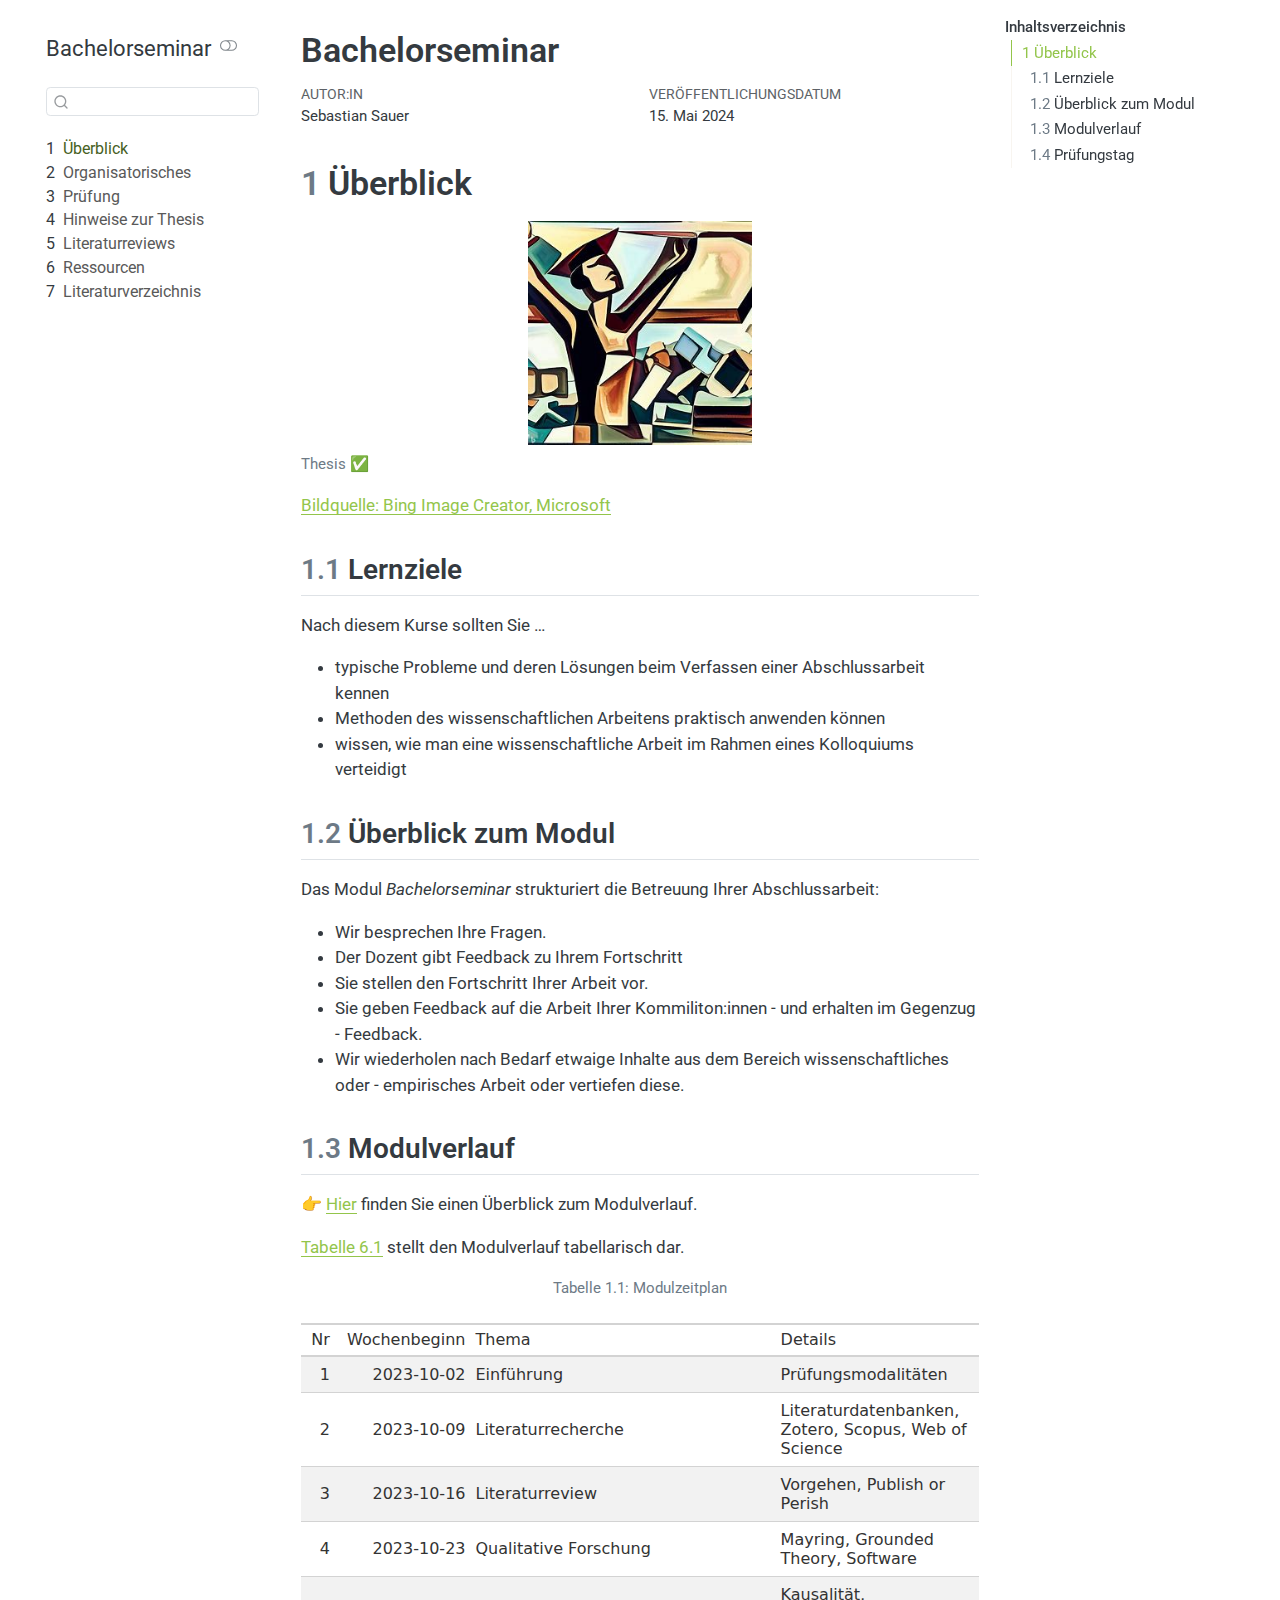
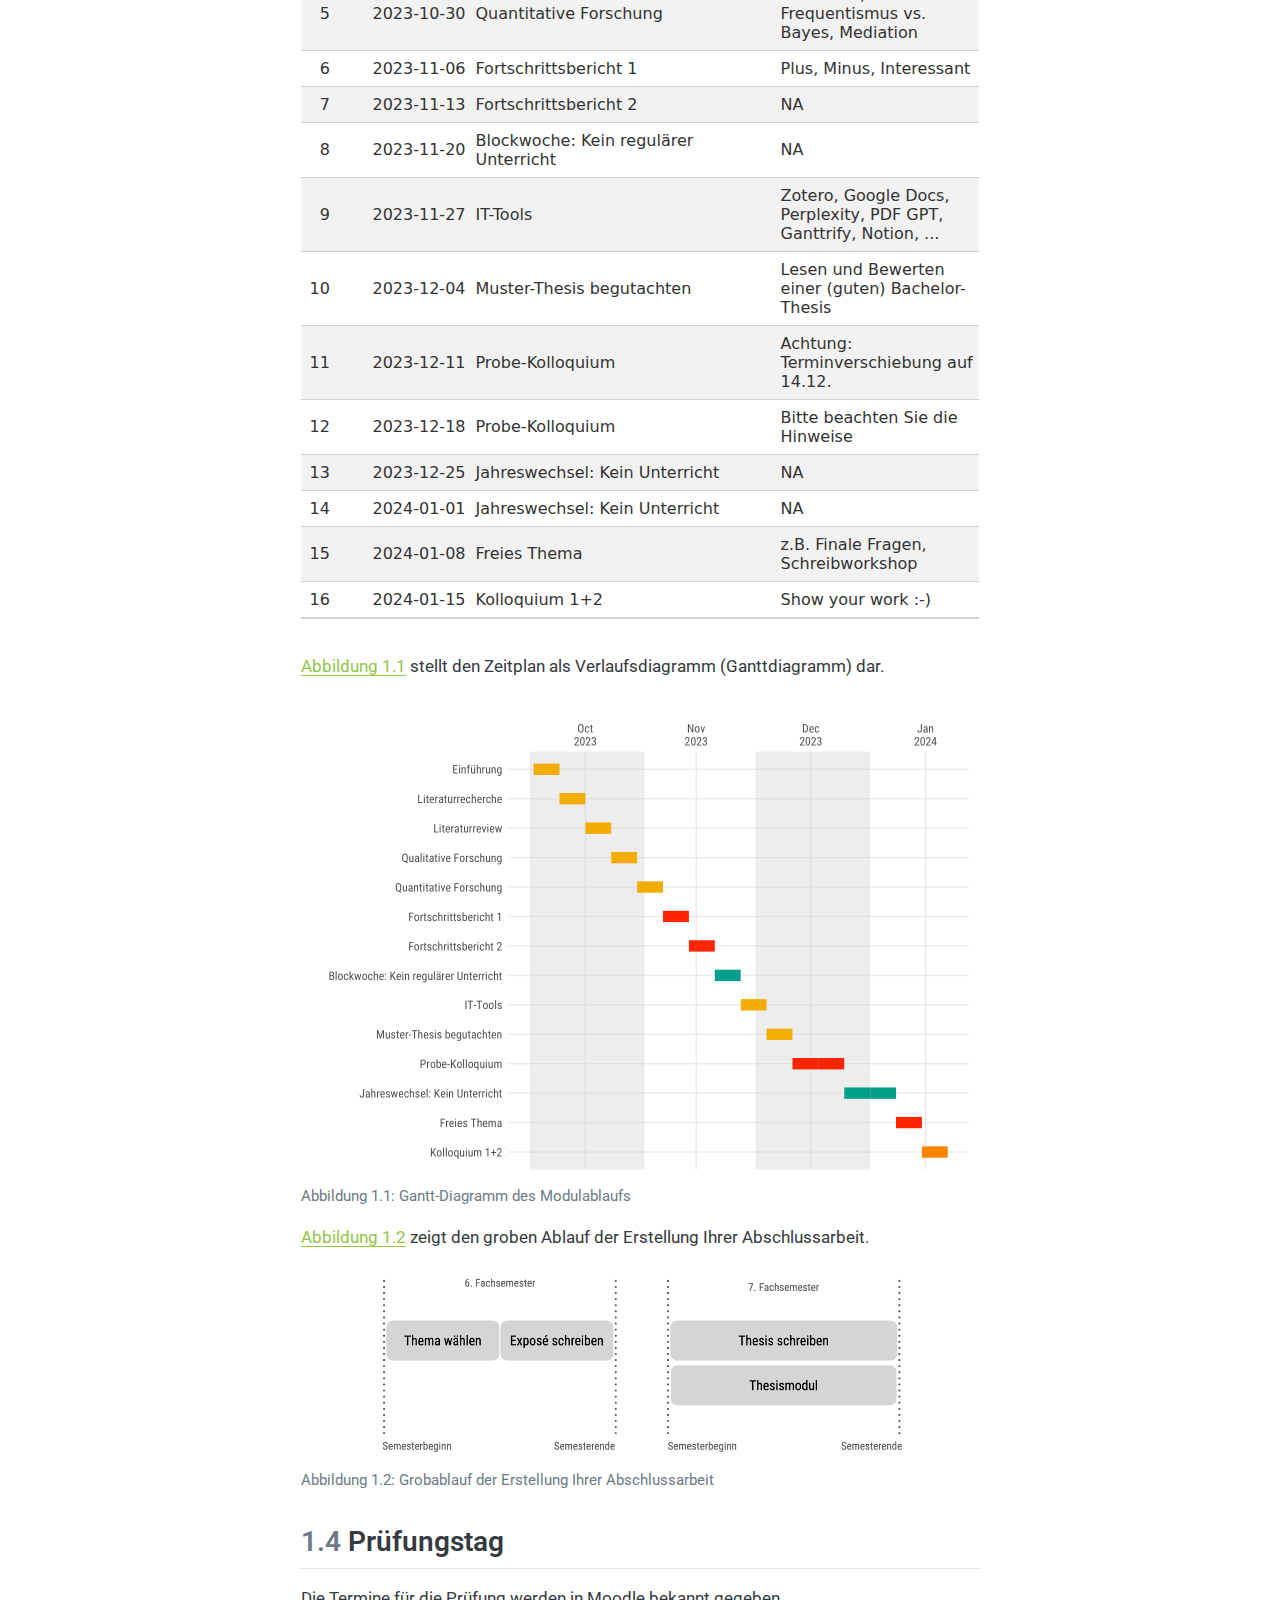
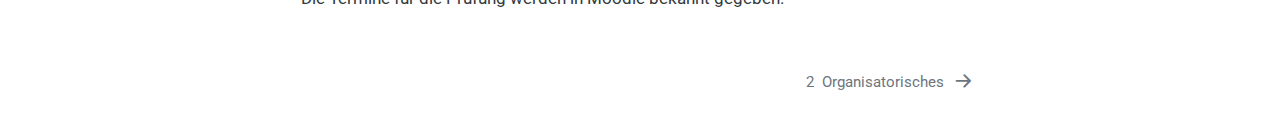
<file: _book/index.html>
<!DOCTYPE html>
<html xmlns="http://www.w3.org/1999/xhtml" lang="de" xml:lang="de"><head>
<meta http-equiv="Content-Type" content="text/html; charset=UTF-8">
<meta charset="utf-8">
<meta name="generator" content="quarto-1.4.549">
<meta name="viewport" content="width=device-width, initial-scale=1.0, user-scalable=yes">
<meta name="author" content="Sebastian Sauer">
<title>Bachelorseminar</title>
<style>
code{white-space: pre-wrap;}
span.smallcaps{font-variant: small-caps;}
div.columns{display: flex; gap: min(4vw, 1.5em);}
div.column{flex: auto; overflow-x: auto;}
div.hanging-indent{margin-left: 1.5em; text-indent: -1.5em;}
ul.task-list{list-style: none;}
ul.task-list li input[type="checkbox"] {
  width: 0.8em;
  margin: 0 0.8em 0.2em -1em; /* quarto-specific, see https://github.com/quarto-dev/quarto-cli/issues/4556 */ 
  vertical-align: middle;
}
</style>

<script src="site_libs/quarto-nav/quarto-nav.js"></script>
<script src="site_libs/quarto-nav/headroom.min.js"></script>
<script src="site_libs/clipboard/clipboard.min.js"></script>
<script src="site_libs/quarto-search/autocomplete.umd.js"></script>
<script src="site_libs/quarto-search/fuse.min.js"></script>
<script src="site_libs/quarto-search/quarto-search.js"></script>
<meta name="quarto:offset" content="./">
<link href="./005-hinweise.html" rel="next">
<script src="site_libs/quarto-html/quarto.js"></script>
<script src="site_libs/quarto-html/popper.min.js"></script>
<script src="site_libs/quarto-html/tippy.umd.min.js"></script>
<script src="site_libs/quarto-html/anchor.min.js"></script>
<link href="site_libs/quarto-html/tippy.css" rel="stylesheet">
<link href="site_libs/quarto-html/quarto-syntax-highlighting.css" rel="stylesheet" class="quarto-color-scheme" id="quarto-text-highlighting-styles">
<link href="site_libs/quarto-html/quarto-syntax-highlighting-dark.css" rel="prefetch" class="quarto-color-scheme quarto-color-alternate" id="quarto-text-highlighting-styles">
<script src="site_libs/bootstrap/bootstrap.min.js"></script>
<link href="site_libs/bootstrap/bootstrap-icons.css" rel="stylesheet">
<link href="site_libs/bootstrap/bootstrap.min.css" rel="stylesheet" class="quarto-color-scheme" id="quarto-bootstrap" data-mode="light">
<link href="site_libs/bootstrap/bootstrap-dark.min.css" rel="prefetch" class="quarto-color-scheme quarto-color-alternate" id="quarto-bootstrap" data-mode="dark"><script id="quarto-search-options" type="application/json">{
  "location": "sidebar",
  "copy-button": false,
  "collapse-after": 3,
  "panel-placement": "start",
  "type": "textbox",
  "limit": 50,
  "keyboard-shortcut": [
    "f",
    "/",
    "s"
  ],
  "show-item-context": false,
  "language": {
    "search-no-results-text": "Keine Treffer",
    "search-matching-documents-text": "Treffer",
    "search-copy-link-title": "Link in die Suche kopieren",
    "search-hide-matches-text": "Zusätzliche Treffer verbergen",
    "search-more-match-text": "weitere Treffer in diesem Dokument",
    "search-more-matches-text": "weitere Treffer in diesem Dokument",
    "search-clear-button-title": "Zurücksetzen",
    "search-text-placeholder": "",
    "search-detached-cancel-button-title": "Abbrechen",
    "search-submit-button-title": "Abschicken",
    "search-label": "Suchen"
  }
}</script><link href="site_libs/pagedtable-1.1/css/pagedtable.css" rel="stylesheet">
<script src="site_libs/pagedtable-1.1/js/pagedtable.js"></script>
</head>
<body class="nav-sidebar floating">

<div id="quarto-search-results"></div>
  <header id="quarto-header" class="headroom fixed-top"><nav class="quarto-secondary-nav"><div class="container-fluid d-flex">
      <button type="button" class="quarto-btn-toggle btn" data-bs-toggle="collapse" data-bs-target=".quarto-sidebar-collapse-item" aria-controls="quarto-sidebar" aria-expanded="false" aria-label="Seitenleiste umschalten" onclick="if (window.quartoToggleHeadroom) { window.quartoToggleHeadroom(); }">
        <i class="bi bi-layout-text-sidebar-reverse"></i>
      </button>
        <nav class="quarto-page-breadcrumbs" aria-label="breadcrumb"><ol class="breadcrumb"><li class="breadcrumb-item"><a href="./index.html"><span class="chapter-number">1</span>&nbsp; <span class="chapter-title">Überblick</span></a></li></ol></nav>
        <a class="flex-grow-1" role="button" data-bs-toggle="collapse" data-bs-target=".quarto-sidebar-collapse-item" aria-controls="quarto-sidebar" aria-expanded="false" aria-label="Seitenleiste umschalten" onclick="if (window.quartoToggleHeadroom) { window.quartoToggleHeadroom(); }">      
        </a>
      <button type="button" class="btn quarto-search-button" aria-label="" onclick="window.quartoOpenSearch();">
        <i class="bi bi-search"></i>
      </button>
    </div>
  </nav></header><!-- content --><div id="quarto-content" class="quarto-container page-columns page-rows-contents page-layout-article">
<!-- sidebar -->
  <nav id="quarto-sidebar" class="sidebar collapse collapse-horizontal quarto-sidebar-collapse-item sidebar-navigation floating overflow-auto"><div class="pt-lg-2 mt-2 text-left sidebar-header">
    <div class="sidebar-title mb-0 py-0">
      <a href="./">Bachelorseminar</a> 
        <div class="sidebar-tools-main">
  <a href="" class="quarto-color-scheme-toggle quarto-navigation-tool  px-1" onclick="window.quartoToggleColorScheme(); return false;" title="Dunkelmodus umschalten"><i class="bi"></i></a>
</div>
    </div>
      </div>
        <div class="mt-2 flex-shrink-0 align-items-center">
        <div class="sidebar-search">
        <div id="quarto-search" class="" title="Suchen"></div>
        </div>
        </div>
    <div class="sidebar-menu-container"> 
    <ul class="list-unstyled mt-1">
<li class="sidebar-item">
  <div class="sidebar-item-container"> 
  <a href="./index.html" class="sidebar-item-text sidebar-link active">
 <span class="menu-text"><span class="chapter-number">1</span>&nbsp; <span class="chapter-title">Überblick</span></span></a>
  </div>
</li>
        <li class="sidebar-item">
  <div class="sidebar-item-container"> 
  <a href="./005-hinweise.html" class="sidebar-item-text sidebar-link">
 <span class="menu-text"><span class="chapter-number">2</span>&nbsp; <span class="chapter-title">Organisatorisches</span></span></a>
  </div>
</li>
        <li class="sidebar-item">
  <div class="sidebar-item-container"> 
  <a href="./010-pruefung.html" class="sidebar-item-text sidebar-link">
 <span class="menu-text"><span class="chapter-number">3</span>&nbsp; <span class="chapter-title">Prüfung</span></span></a>
  </div>
</li>
        <li class="sidebar-item">
  <div class="sidebar-item-container"> 
  <a href="./020-hinweise-thesis.html" class="sidebar-item-text sidebar-link">
 <span class="menu-text"><span class="chapter-number">4</span>&nbsp; <span class="chapter-title">Hinweise zur Thesis</span></span></a>
  </div>
</li>
        <li class="sidebar-item">
  <div class="sidebar-item-container"> 
  <a href="./030-reviews.html" class="sidebar-item-text sidebar-link">
 <span class="menu-text"><span class="chapter-number">5</span>&nbsp; <span class="chapter-title">Literaturreviews</span></span></a>
  </div>
</li>
        <li class="sidebar-item">
  <div class="sidebar-item-container"> 
  <a href="./050-ressourcen.html" class="sidebar-item-text sidebar-link">
 <span class="menu-text"><span class="chapter-number">6</span>&nbsp; <span class="chapter-title">Ressourcen</span></span></a>
  </div>
</li>
        <li class="sidebar-item">
  <div class="sidebar-item-container"> 
  <a href="./100-Literatur.html" class="sidebar-item-text sidebar-link">
 <span class="menu-text"><span class="chapter-number">7</span>&nbsp; <span class="chapter-title">Literaturverzeichnis</span></span></a>
  </div>
</li>
    </ul>
</div>
</nav><div id="quarto-sidebar-glass" class="quarto-sidebar-collapse-item" data-bs-toggle="collapse" data-bs-target=".quarto-sidebar-collapse-item"></div>
<!-- margin-sidebar -->
    <div id="quarto-margin-sidebar" class="sidebar margin-sidebar">
        <nav id="TOC" role="doc-toc" class="toc-active"><h2 id="toc-title">Inhaltsverzeichnis</h2>
   
  <ul>
<li>
<a href="#%C3%BCberblick" id="toc-überblick" class="nav-link active" data-scroll-target="#%C3%BCberblick"><span class="header-section-number">1</span> Überblick</a>
  <ul class="collapse">
<li><a href="#lernziele" id="toc-lernziele" class="nav-link" data-scroll-target="#lernziele"><span class="header-section-number">1.1</span> Lernziele</a></li>
  <li><a href="#%C3%BCberblick-zum-modul" id="toc-überblick-zum-modul" class="nav-link" data-scroll-target="#%C3%BCberblick-zum-modul"><span class="header-section-number">1.2</span> Überblick zum Modul</a></li>
  <li><a href="#seq-modulverlauf" id="toc-seq-modulverlauf" class="nav-link" data-scroll-target="#seq-modulverlauf"><span class="header-section-number">1.3</span> Modulverlauf</a></li>
  <li><a href="#pr%C3%BCfungstag" id="toc-prüfungstag" class="nav-link" data-scroll-target="#pr%C3%BCfungstag"><span class="header-section-number">1.4</span> Prüfungstag</a></li>
  </ul>
</li>
  </ul></nav>
    </div>
<!-- main -->
<main class="content" id="quarto-document-content"><header id="title-block-header" class="quarto-title-block default"><div class="quarto-title">
<h1 class="title">Bachelorseminar</h1>
</div>



<div class="quarto-title-meta">

    <div>
    <div class="quarto-title-meta-heading">Autor:in</div>
    <div class="quarto-title-meta-contents">
             <p>Sebastian Sauer </p>
          </div>
  </div>
    
    <div>
    <div class="quarto-title-meta-heading">Veröffentlichungsdatum</div>
    <div class="quarto-title-meta-contents">
      <p class="date">15. Mai 2024</p>
    </div>
  </div>
  
    
  </div>
  


</header><section id="überblick" class="level1" data-number="1"><h1 data-number="1">
<span class="header-section-number">1</span> Überblick</h1>
<div class="quarto-figure quarto-figure-center">
<figure class="figure"><p><img src="img/thesis.jpeg" class="img-fluid figure-img" style="width:33.0%"></p>
<figcaption>Thesis ✅</figcaption></figure>
</div>
<p><a href="https://www.bing.com/images/create/a-thesis2c-the-happy-result-of-a-hard-academic-work/650d99ad01894ee9999270ffd8f33055?FORM=GENCRE">Bildquelle: Bing Image Creator, Microsoft</a></p>
<section id="lernziele" class="level2" data-number="1.1"><h2 data-number="1.1" class="anchored" data-anchor-id="lernziele">
<span class="header-section-number">1.1</span> Lernziele</h2>
<p>Nach diesem Kurse sollten Sie …</p>
<ul>
<li>typische Probleme und deren Lösungen beim Verfassen einer Abschlussarbeit kennen</li>
<li>Methoden des wissenschaftlichen Arbeitens praktisch anwenden können</li>
<li>wissen, wie man eine wissenschaftliche Arbeit im Rahmen eines Kolloquiums verteidigt</li>
</ul></section><section id="überblick-zum-modul" class="level2" data-number="1.2"><h2 data-number="1.2" class="anchored" data-anchor-id="überblick-zum-modul">
<span class="header-section-number">1.2</span> Überblick zum Modul</h2>
<p>Das Modul <em>Bachelorseminar</em> strukturiert die Betreuung Ihrer Abschlussarbeit:</p>
<ul>
<li>Wir besprechen Ihre Fragen.</li>
<li>Der Dozent gibt Feedback zu Ihrem Fortschritt</li>
<li>Sie stellen den Fortschritt Ihrer Arbeit vor.</li>
<li>Sie geben Feedback auf die Arbeit Ihrer Kommiliton:innen - und erhalten im Gegenzug - Feedback.</li>
<li>Wir wiederholen nach Bedarf etwaige Inhalte aus dem Bereich wissenschaftliches oder - empirisches Arbeit oder vertiefen diese.</li>
</ul></section><section id="seq-modulverlauf" class="level2" data-number="1.3"><h2 data-number="1.3" class="anchored" data-anchor-id="seq-modulverlauf">
<span class="header-section-number">1.3</span> Modulverlauf</h2>
<p>👉 <a href="https://docs.google.com/spreadsheets/d/1G2sG-Av_14r0OhpDVTb0iyQ9ebmKPJI1vx6_0IwTBgM/edit#gid=129396342">Hier</a> finden Sie einen Überblick zum Modulverlauf.</p>
<p><a href="050-ressourcen.html#tbl-zeitplan" class="quarto-xref">Tabelle&nbsp;<span>6.1</span></a> stellt den Modulverlauf tabellarisch dar.</p>
<div class="cell">
<div id="tbl-zeitplan" class="cell quarto-float anchored">
<figure class="quarto-float quarto-float-tbl figure"><figcaption class="quarto-float-caption-top quarto-float-caption quarto-float-tbl" id="tbl-zeitplan-caption-0ceaefa1-69ba-4598-a22c-09a6ac19f8ca">
Tabelle&nbsp;1.1: Modulzeitplan
</figcaption><div aria-describedby="tbl-zeitplan-caption-0ceaefa1-69ba-4598-a22c-09a6ac19f8ca">
<div class="cell-output-display">
<div id="befoigfdfa" style="padding-left:0px;padding-right:0px;padding-top:10px;padding-bottom:10px;overflow-x:auto;overflow-y:auto;width:auto;height:auto;">
<style>#befoigfdfa table {
  font-family: system-ui, 'Segoe UI', Roboto, Helvetica, Arial, sans-serif, 'Apple Color Emoji', 'Segoe UI Emoji', 'Segoe UI Symbol', 'Noto Color Emoji';
  -webkit-font-smoothing: antialiased;
  -moz-osx-font-smoothing: grayscale;
}

#befoigfdfa thead, #befoigfdfa tbody, #befoigfdfa tfoot, #befoigfdfa tr, #befoigfdfa td, #befoigfdfa th {
  border-style: none;
}

#befoigfdfa p {
  margin: 0;
  padding: 0;
}

#befoigfdfa .gt_table {
  display: table;
  border-collapse: collapse;
  line-height: normal;
  margin-left: auto;
  margin-right: auto;
  color: #333333;
  font-size: 16px;
  font-weight: normal;
  font-style: normal;
  background-color: #FFFFFF;
  width: auto;
  border-top-style: solid;
  border-top-width: 2px;
  border-top-color: #A8A8A8;
  border-right-style: none;
  border-right-width: 2px;
  border-right-color: #D3D3D3;
  border-bottom-style: solid;
  border-bottom-width: 2px;
  border-bottom-color: #A8A8A8;
  border-left-style: none;
  border-left-width: 2px;
  border-left-color: #D3D3D3;
}

#befoigfdfa .gt_caption {
  padding-top: 4px;
  padding-bottom: 4px;
}

#befoigfdfa .gt_title {
  color: #333333;
  font-size: 125%;
  font-weight: initial;
  padding-top: 4px;
  padding-bottom: 4px;
  padding-left: 5px;
  padding-right: 5px;
  border-bottom-color: #FFFFFF;
  border-bottom-width: 0;
}

#befoigfdfa .gt_subtitle {
  color: #333333;
  font-size: 85%;
  font-weight: initial;
  padding-top: 3px;
  padding-bottom: 5px;
  padding-left: 5px;
  padding-right: 5px;
  border-top-color: #FFFFFF;
  border-top-width: 0;
}

#befoigfdfa .gt_heading {
  background-color: #FFFFFF;
  text-align: center;
  border-bottom-color: #FFFFFF;
  border-left-style: none;
  border-left-width: 1px;
  border-left-color: #D3D3D3;
  border-right-style: none;
  border-right-width: 1px;
  border-right-color: #D3D3D3;
}

#befoigfdfa .gt_bottom_border {
  border-bottom-style: solid;
  border-bottom-width: 2px;
  border-bottom-color: #D3D3D3;
}

#befoigfdfa .gt_col_headings {
  border-top-style: solid;
  border-top-width: 2px;
  border-top-color: #D3D3D3;
  border-bottom-style: solid;
  border-bottom-width: 2px;
  border-bottom-color: #D3D3D3;
  border-left-style: none;
  border-left-width: 1px;
  border-left-color: #D3D3D3;
  border-right-style: none;
  border-right-width: 1px;
  border-right-color: #D3D3D3;
}

#befoigfdfa .gt_col_heading {
  color: #333333;
  background-color: #FFFFFF;
  font-size: 100%;
  font-weight: normal;
  text-transform: inherit;
  border-left-style: none;
  border-left-width: 1px;
  border-left-color: #D3D3D3;
  border-right-style: none;
  border-right-width: 1px;
  border-right-color: #D3D3D3;
  vertical-align: bottom;
  padding-top: 5px;
  padding-bottom: 6px;
  padding-left: 5px;
  padding-right: 5px;
  overflow-x: hidden;
}

#befoigfdfa .gt_column_spanner_outer {
  color: #333333;
  background-color: #FFFFFF;
  font-size: 100%;
  font-weight: normal;
  text-transform: inherit;
  padding-top: 0;
  padding-bottom: 0;
  padding-left: 4px;
  padding-right: 4px;
}

#befoigfdfa .gt_column_spanner_outer:first-child {
  padding-left: 0;
}

#befoigfdfa .gt_column_spanner_outer:last-child {
  padding-right: 0;
}

#befoigfdfa .gt_column_spanner {
  border-bottom-style: solid;
  border-bottom-width: 2px;
  border-bottom-color: #D3D3D3;
  vertical-align: bottom;
  padding-top: 5px;
  padding-bottom: 5px;
  overflow-x: hidden;
  display: inline-block;
  width: 100%;
}

#befoigfdfa .gt_spanner_row {
  border-bottom-style: hidden;
}

#befoigfdfa .gt_group_heading {
  padding-top: 8px;
  padding-bottom: 8px;
  padding-left: 5px;
  padding-right: 5px;
  color: #333333;
  background-color: #FFFFFF;
  font-size: 100%;
  font-weight: initial;
  text-transform: inherit;
  border-top-style: solid;
  border-top-width: 2px;
  border-top-color: #D3D3D3;
  border-bottom-style: solid;
  border-bottom-width: 2px;
  border-bottom-color: #D3D3D3;
  border-left-style: none;
  border-left-width: 1px;
  border-left-color: #D3D3D3;
  border-right-style: none;
  border-right-width: 1px;
  border-right-color: #D3D3D3;
  vertical-align: middle;
  text-align: left;
}

#befoigfdfa .gt_empty_group_heading {
  padding: 0.5px;
  color: #333333;
  background-color: #FFFFFF;
  font-size: 100%;
  font-weight: initial;
  border-top-style: solid;
  border-top-width: 2px;
  border-top-color: #D3D3D3;
  border-bottom-style: solid;
  border-bottom-width: 2px;
  border-bottom-color: #D3D3D3;
  vertical-align: middle;
}

#befoigfdfa .gt_from_md > :first-child {
  margin-top: 0;
}

#befoigfdfa .gt_from_md > :last-child {
  margin-bottom: 0;
}

#befoigfdfa .gt_row {
  padding-top: 8px;
  padding-bottom: 8px;
  padding-left: 5px;
  padding-right: 5px;
  margin: 10px;
  border-top-style: solid;
  border-top-width: 1px;
  border-top-color: #D3D3D3;
  border-left-style: none;
  border-left-width: 1px;
  border-left-color: #D3D3D3;
  border-right-style: none;
  border-right-width: 1px;
  border-right-color: #D3D3D3;
  vertical-align: middle;
  overflow-x: hidden;
}

#befoigfdfa .gt_stub {
  color: #333333;
  background-color: #FFFFFF;
  font-size: 100%;
  font-weight: initial;
  text-transform: inherit;
  border-right-style: solid;
  border-right-width: 2px;
  border-right-color: #D3D3D3;
  padding-left: 5px;
  padding-right: 5px;
}

#befoigfdfa .gt_stub_row_group {
  color: #333333;
  background-color: #FFFFFF;
  font-size: 100%;
  font-weight: initial;
  text-transform: inherit;
  border-right-style: solid;
  border-right-width: 2px;
  border-right-color: #D3D3D3;
  padding-left: 5px;
  padding-right: 5px;
  vertical-align: top;
}

#befoigfdfa .gt_row_group_first td {
  border-top-width: 2px;
}

#befoigfdfa .gt_row_group_first th {
  border-top-width: 2px;
}

#befoigfdfa .gt_summary_row {
  color: #333333;
  background-color: #FFFFFF;
  text-transform: inherit;
  padding-top: 8px;
  padding-bottom: 8px;
  padding-left: 5px;
  padding-right: 5px;
}

#befoigfdfa .gt_first_summary_row {
  border-top-style: solid;
  border-top-color: #D3D3D3;
}

#befoigfdfa .gt_first_summary_row.thick {
  border-top-width: 2px;
}

#befoigfdfa .gt_last_summary_row {
  padding-top: 8px;
  padding-bottom: 8px;
  padding-left: 5px;
  padding-right: 5px;
  border-bottom-style: solid;
  border-bottom-width: 2px;
  border-bottom-color: #D3D3D3;
}

#befoigfdfa .gt_grand_summary_row {
  color: #333333;
  background-color: #FFFFFF;
  text-transform: inherit;
  padding-top: 8px;
  padding-bottom: 8px;
  padding-left: 5px;
  padding-right: 5px;
}

#befoigfdfa .gt_first_grand_summary_row {
  padding-top: 8px;
  padding-bottom: 8px;
  padding-left: 5px;
  padding-right: 5px;
  border-top-style: double;
  border-top-width: 6px;
  border-top-color: #D3D3D3;
}

#befoigfdfa .gt_last_grand_summary_row_top {
  padding-top: 8px;
  padding-bottom: 8px;
  padding-left: 5px;
  padding-right: 5px;
  border-bottom-style: double;
  border-bottom-width: 6px;
  border-bottom-color: #D3D3D3;
}

#befoigfdfa .gt_striped {
  background-color: rgba(128, 128, 128, 0.05);
}

#befoigfdfa .gt_table_body {
  border-top-style: solid;
  border-top-width: 2px;
  border-top-color: #D3D3D3;
  border-bottom-style: solid;
  border-bottom-width: 2px;
  border-bottom-color: #D3D3D3;
}

#befoigfdfa .gt_footnotes {
  color: #333333;
  background-color: #FFFFFF;
  border-bottom-style: none;
  border-bottom-width: 2px;
  border-bottom-color: #D3D3D3;
  border-left-style: none;
  border-left-width: 2px;
  border-left-color: #D3D3D3;
  border-right-style: none;
  border-right-width: 2px;
  border-right-color: #D3D3D3;
}

#befoigfdfa .gt_footnote {
  margin: 0px;
  font-size: 90%;
  padding-top: 4px;
  padding-bottom: 4px;
  padding-left: 5px;
  padding-right: 5px;
}

#befoigfdfa .gt_sourcenotes {
  color: #333333;
  background-color: #FFFFFF;
  border-bottom-style: none;
  border-bottom-width: 2px;
  border-bottom-color: #D3D3D3;
  border-left-style: none;
  border-left-width: 2px;
  border-left-color: #D3D3D3;
  border-right-style: none;
  border-right-width: 2px;
  border-right-color: #D3D3D3;
}

#befoigfdfa .gt_sourcenote {
  font-size: 90%;
  padding-top: 4px;
  padding-bottom: 4px;
  padding-left: 5px;
  padding-right: 5px;
}

#befoigfdfa .gt_left {
  text-align: left;
}

#befoigfdfa .gt_center {
  text-align: center;
}

#befoigfdfa .gt_right {
  text-align: right;
  font-variant-numeric: tabular-nums;
}

#befoigfdfa .gt_font_normal {
  font-weight: normal;
}

#befoigfdfa .gt_font_bold {
  font-weight: bold;
}

#befoigfdfa .gt_font_italic {
  font-style: italic;
}

#befoigfdfa .gt_super {
  font-size: 65%;
}

#befoigfdfa .gt_footnote_marks {
  font-size: 75%;
  vertical-align: 0.4em;
  position: initial;
}

#befoigfdfa .gt_asterisk {
  font-size: 100%;
  vertical-align: 0;
}

#befoigfdfa .gt_indent_1 {
  text-indent: 5px;
}

#befoigfdfa .gt_indent_2 {
  text-indent: 10px;
}

#befoigfdfa .gt_indent_3 {
  text-indent: 15px;
}

#befoigfdfa .gt_indent_4 {
  text-indent: 20px;
}

#befoigfdfa .gt_indent_5 {
  text-indent: 25px;
}
</style>
<table class="gt_table do-not-create-environment cell table table-sm table-striped small" data-quarto-postprocess="true" data-quarto-disable-processing="false" data-quarto-bootstrap="false">
<colgroup>
<col style="width: 5%">
<col style="width: 20%">
<col style="width: 45%">
<col>
</colgroup>
<thead><tr class="header gt_col_headings">
<th id="Nr" class="gt_col_heading gt_columns_bottom_border gt_right" data-quarto-table-cell-role="th" scope="col">Nr</th>
<th id="Wochenbeginn" class="gt_col_heading gt_columns_bottom_border gt_right" data-quarto-table-cell-role="th" scope="col">Wochenbeginn</th>
<th id="Thema" class="gt_col_heading gt_columns_bottom_border gt_left" data-quarto-table-cell-role="th" scope="col">Thema</th>
<th id="Details" class="gt_col_heading gt_columns_bottom_border gt_left" data-quarto-table-cell-role="th" scope="col">Details</th>
</tr></thead>
<tbody class="gt_table_body">
<tr class="odd">
<td class="gt_row gt_right" headers="Nr">1</td>
<td class="gt_row gt_right" headers="Wochenbeginn">2023-10-02</td>
<td class="gt_row gt_left" headers="Thema">Einführung</td>
<td class="gt_row gt_left" headers="Details">Prüfungsmodalitäten</td>
</tr>
<tr class="even">
<td class="gt_row gt_right" headers="Nr">2</td>
<td class="gt_row gt_right" headers="Wochenbeginn">2023-10-09</td>
<td class="gt_row gt_left" headers="Thema">Literaturrecherche</td>
<td class="gt_row gt_left" headers="Details">Literaturdatenbanken, Zotero, Scopus, Web of Science</td>
</tr>
<tr class="odd">
<td class="gt_row gt_right" headers="Nr">3</td>
<td class="gt_row gt_right" headers="Wochenbeginn">2023-10-16</td>
<td class="gt_row gt_left" headers="Thema">Literaturreview</td>
<td class="gt_row gt_left" headers="Details">Vorgehen, Publish or Perish</td>
</tr>
<tr class="even">
<td class="gt_row gt_right" headers="Nr">4</td>
<td class="gt_row gt_right" headers="Wochenbeginn">2023-10-23</td>
<td class="gt_row gt_left" headers="Thema">Qualitative Forschung</td>
<td class="gt_row gt_left" headers="Details">Mayring, Grounded Theory, Software</td>
</tr>
<tr class="odd">
<td class="gt_row gt_right" headers="Nr">5</td>
<td class="gt_row gt_right" headers="Wochenbeginn">2023-10-30</td>
<td class="gt_row gt_left" headers="Thema">Quantitative Forschung</td>
<td class="gt_row gt_left" headers="Details">Kausalität, Frequentismus vs. Bayes, Mediation</td>
</tr>
<tr class="even">
<td class="gt_row gt_right" headers="Nr">6</td>
<td class="gt_row gt_right" headers="Wochenbeginn">2023-11-06</td>
<td class="gt_row gt_left" headers="Thema">Fortschrittsbericht 1</td>
<td class="gt_row gt_left" headers="Details">Plus, Minus, Interessant</td>
</tr>
<tr class="odd">
<td class="gt_row gt_right" headers="Nr">7</td>
<td class="gt_row gt_right" headers="Wochenbeginn">2023-11-13</td>
<td class="gt_row gt_left" headers="Thema">Fortschrittsbericht 2</td>
<td class="gt_row gt_left" headers="Details">NA</td>
</tr>
<tr class="even">
<td class="gt_row gt_right" headers="Nr">8</td>
<td class="gt_row gt_right" headers="Wochenbeginn">2023-11-20</td>
<td class="gt_row gt_left" headers="Thema">Blockwoche: Kein regulärer Unterricht</td>
<td class="gt_row gt_left" headers="Details">NA</td>
</tr>
<tr class="odd">
<td class="gt_row gt_right" headers="Nr">9</td>
<td class="gt_row gt_right" headers="Wochenbeginn">2023-11-27</td>
<td class="gt_row gt_left" headers="Thema">IT-Tools</td>
<td class="gt_row gt_left" headers="Details">Zotero, Google Docs, Perplexity, PDF GPT, Ganttrify, Notion, ...</td>
</tr>
<tr class="even">
<td class="gt_row gt_right" headers="Nr">10</td>
<td class="gt_row gt_right" headers="Wochenbeginn">2023-12-04</td>
<td class="gt_row gt_left" headers="Thema">Muster-Thesis begutachten</td>
<td class="gt_row gt_left" headers="Details">Lesen und Bewerten einer (guten) Bachelor-Thesis</td>
</tr>
<tr class="odd">
<td class="gt_row gt_right" headers="Nr">11</td>
<td class="gt_row gt_right" headers="Wochenbeginn">2023-12-11</td>
<td class="gt_row gt_left" headers="Thema">Probe-Kolloquium</td>
<td class="gt_row gt_left" headers="Details">Achtung: Terminverschiebung auf 14.12.</td>
</tr>
<tr class="even">
<td class="gt_row gt_right" headers="Nr">12</td>
<td class="gt_row gt_right" headers="Wochenbeginn">2023-12-18</td>
<td class="gt_row gt_left" headers="Thema">Probe-Kolloquium</td>
<td class="gt_row gt_left" headers="Details">Bitte beachten Sie die Hinweise</td>
</tr>
<tr class="odd">
<td class="gt_row gt_right" headers="Nr">13</td>
<td class="gt_row gt_right" headers="Wochenbeginn">2023-12-25</td>
<td class="gt_row gt_left" headers="Thema">Jahreswechsel: Kein Unterricht</td>
<td class="gt_row gt_left" headers="Details">NA</td>
</tr>
<tr class="even">
<td class="gt_row gt_right" headers="Nr">14</td>
<td class="gt_row gt_right" headers="Wochenbeginn">2024-01-01</td>
<td class="gt_row gt_left" headers="Thema">Jahreswechsel: Kein Unterricht</td>
<td class="gt_row gt_left" headers="Details">NA</td>
</tr>
<tr class="odd">
<td class="gt_row gt_right" headers="Nr">15</td>
<td class="gt_row gt_right" headers="Wochenbeginn">2024-01-08</td>
<td class="gt_row gt_left" headers="Thema">Freies Thema</td>
<td class="gt_row gt_left" headers="Details">z.B. Finale Fragen, Schreibworkshop</td>
</tr>
<tr class="even">
<td class="gt_row gt_right" headers="Nr">16</td>
<td class="gt_row gt_right" headers="Wochenbeginn">2024-01-15</td>
<td class="gt_row gt_left" headers="Thema">Kolloquium 1+2</td>
<td class="gt_row gt_left" headers="Details">Show your work :-)</td>
</tr>
</tbody>
</table>
</div>
</div>
</div>
</figure>
</div>
</div>
<p><a href="#fig-zeitplan" class="quarto-xref">Abbildung&nbsp;<span>1.1</span></a> stellt den Zeitplan als Verlaufsdiagramm (Ganttdiagramm) dar.</p>
<div class="cell">
<div class="cell-output-display">
<div id="fig-zeitplan" class="quarto-figure quarto-figure-center quarto-float anchored">
<figure class="quarto-float quarto-float-fig figure"><div aria-describedby="fig-zeitplan-caption-0ceaefa1-69ba-4598-a22c-09a6ac19f8ca">
<img src="index_files/figure-html/fig-zeitplan-1.png" class="img-fluid figure-img" width="672">
</div>
<figcaption class="quarto-float-caption-bottom quarto-float-caption quarto-float-fig" id="fig-zeitplan-caption-0ceaefa1-69ba-4598-a22c-09a6ac19f8ca">
Abbildung&nbsp;1.1: Gantt-Diagramm des Modulablaufs
</figcaption></figure>
</div>
</div>
</div>
<p><a href="#fig-grob" class="quarto-xref">Abbildung&nbsp;<span>1.2</span></a> zeigt den groben Ablauf der Erstellung Ihrer Abschlussarbeit.</p>
<div id="fig-grob" class="quarto-figure quarto-figure-center quarto-float anchored">
<figure class="quarto-float quarto-float-fig figure"><div aria-describedby="fig-grob-caption-0ceaefa1-69ba-4598-a22c-09a6ac19f8ca">
<img src="img/ablauf-thesis.png" class="img-fluid figure-img" style="width:80.0%">
</div>
<figcaption class="quarto-float-caption-bottom quarto-float-caption quarto-float-fig" id="fig-grob-caption-0ceaefa1-69ba-4598-a22c-09a6ac19f8ca">
Abbildung&nbsp;1.2: Grobablauf der Erstellung Ihrer Abschlussarbeit
</figcaption></figure>
</div>
</section><section id="prüfungstag" class="level2" data-number="1.4"><h2 data-number="1.4" class="anchored" data-anchor-id="prüfungstag">
<span class="header-section-number">1.4</span> Prüfungstag</h2>
<p>Die Termine für die Prüfung werden in Moodle bekannt gegeben.</p>


</section></section></main><!-- /main --><script id="quarto-html-after-body" type="application/javascript">
window.document.addEventListener("DOMContentLoaded", function (event) {
  const toggleBodyColorMode = (bsSheetEl) => {
    const mode = bsSheetEl.getAttribute("data-mode");
    const bodyEl = window.document.querySelector("body");
    if (mode === "dark") {
      bodyEl.classList.add("quarto-dark");
      bodyEl.classList.remove("quarto-light");
    } else {
      bodyEl.classList.add("quarto-light");
      bodyEl.classList.remove("quarto-dark");
    }
  }
  const toggleBodyColorPrimary = () => {
    const bsSheetEl = window.document.querySelector("link#quarto-bootstrap");
    if (bsSheetEl) {
      toggleBodyColorMode(bsSheetEl);
    }
  }
  toggleBodyColorPrimary();  
  const disableStylesheet = (stylesheets) => {
    for (let i=0; i < stylesheets.length; i++) {
      const stylesheet = stylesheets[i];
      stylesheet.rel = 'prefetch';
    }
  }
  const enableStylesheet = (stylesheets) => {
    for (let i=0; i < stylesheets.length; i++) {
      const stylesheet = stylesheets[i];
      stylesheet.rel = 'stylesheet';
    }
  }
  const manageTransitions = (selector, allowTransitions) => {
    const els = window.document.querySelectorAll(selector);
    for (let i=0; i < els.length; i++) {
      const el = els[i];
      if (allowTransitions) {
        el.classList.remove('notransition');
      } else {
        el.classList.add('notransition');
      }
    }
  }
  const toggleGiscusIfUsed = (isAlternate, darkModeDefault) => {
    const baseTheme = document.querySelector('#giscus-base-theme')?.value ?? 'light';
    const alternateTheme = document.querySelector('#giscus-alt-theme')?.value ?? 'dark';
    let newTheme = '';
    if(darkModeDefault) {
      newTheme = isAlternate ? baseTheme : alternateTheme;
    } else {
      newTheme = isAlternate ? alternateTheme : baseTheme;
    }
    const changeGiscusTheme = () => {
      // From: https://github.com/giscus/giscus/issues/336
      const sendMessage = (message) => {
        const iframe = document.querySelector('iframe.giscus-frame');
        if (!iframe) return;
        iframe.contentWindow.postMessage({ giscus: message }, 'https://giscus.app');
      }
      sendMessage({
        setConfig: {
          theme: newTheme
        }
      });
    }
    const isGiscussLoaded = window.document.querySelector('iframe.giscus-frame') !== null;
    if (isGiscussLoaded) {
      changeGiscusTheme();
    }
  }
  const toggleColorMode = (alternate) => {
    // Switch the stylesheets
    const alternateStylesheets = window.document.querySelectorAll('link.quarto-color-scheme.quarto-color-alternate');
    manageTransitions('#quarto-margin-sidebar .nav-link', false);
    if (alternate) {
      enableStylesheet(alternateStylesheets);
      for (const sheetNode of alternateStylesheets) {
        if (sheetNode.id === "quarto-bootstrap") {
          toggleBodyColorMode(sheetNode);
        }
      }
    } else {
      disableStylesheet(alternateStylesheets);
      toggleBodyColorPrimary();
    }
    manageTransitions('#quarto-margin-sidebar .nav-link', true);
    // Switch the toggles
    const toggles = window.document.querySelectorAll('.quarto-color-scheme-toggle');
    for (let i=0; i < toggles.length; i++) {
      const toggle = toggles[i];
      if (toggle) {
        if (alternate) {
          toggle.classList.add("alternate");     
        } else {
          toggle.classList.remove("alternate");
        }
      }
    }
    // Hack to workaround the fact that safari doesn't
    // properly recolor the scrollbar when toggling (#1455)
    if (navigator.userAgent.indexOf('Safari') > 0 && navigator.userAgent.indexOf('Chrome') == -1) {
      manageTransitions("body", false);
      window.scrollTo(0, 1);
      setTimeout(() => {
        window.scrollTo(0, 0);
        manageTransitions("body", true);
      }, 40);  
    }
  }
  const isFileUrl = () => { 
    return window.location.protocol === 'file:';
  }
  const hasAlternateSentinel = () => {  
    let styleSentinel = getColorSchemeSentinel();
    if (styleSentinel !== null) {
      return styleSentinel === "alternate";
    } else {
      return false;
    }
  }
  const setStyleSentinel = (alternate) => {
    const value = alternate ? "alternate" : "default";
    if (!isFileUrl()) {
      window.localStorage.setItem("quarto-color-scheme", value);
    } else {
      localAlternateSentinel = value;
    }
  }
  const getColorSchemeSentinel = () => {
    if (!isFileUrl()) {
      const storageValue = window.localStorage.getItem("quarto-color-scheme");
      return storageValue != null ? storageValue : localAlternateSentinel;
    } else {
      return localAlternateSentinel;
    }
  }
  const darkModeDefault = false;
  let localAlternateSentinel = darkModeDefault ? 'alternate' : 'default';
  // Dark / light mode switch
  window.quartoToggleColorScheme = () => {
    // Read the current dark / light value 
    let toAlternate = !hasAlternateSentinel();
    toggleColorMode(toAlternate);
    setStyleSentinel(toAlternate);
    toggleGiscusIfUsed(toAlternate, darkModeDefault);
  };
  // Ensure there is a toggle, if there isn't float one in the top right
  if (window.document.querySelector('.quarto-color-scheme-toggle') === null) {
    const a = window.document.createElement('a');
    a.classList.add('top-right');
    a.classList.add('quarto-color-scheme-toggle');
    a.href = "";
    a.onclick = function() { try { window.quartoToggleColorScheme(); } catch {} return false; };
    const i = window.document.createElement("i");
    i.classList.add('bi');
    a.appendChild(i);
    window.document.body.appendChild(a);
  }
  // Switch to dark mode if need be
  if (hasAlternateSentinel()) {
    toggleColorMode(true);
  } else {
    toggleColorMode(false);
  }
  const icon = "";
  const anchorJS = new window.AnchorJS();
  anchorJS.options = {
    placement: 'right',
    icon: icon
  };
  anchorJS.add('.anchored');
  const isCodeAnnotation = (el) => {
    for (const clz of el.classList) {
      if (clz.startsWith('code-annotation-')) {                     
        return true;
      }
    }
    return false;
  }
  const clipboard = new window.ClipboardJS('.code-copy-button', {
    text: function(trigger) {
      const codeEl = trigger.previousElementSibling.cloneNode(true);
      for (const childEl of codeEl.children) {
        if (isCodeAnnotation(childEl)) {
          childEl.remove();
        }
      }
      return codeEl.innerText;
    }
  });
  clipboard.on('success', function(e) {
    // button target
    const button = e.trigger;
    // don't keep focus
    button.blur();
    // flash "checked"
    button.classList.add('code-copy-button-checked');
    var currentTitle = button.getAttribute("title");
    button.setAttribute("title", "Kopiert");
    let tooltip;
    if (window.bootstrap) {
      button.setAttribute("data-bs-toggle", "tooltip");
      button.setAttribute("data-bs-placement", "left");
      button.setAttribute("data-bs-title", "Kopiert");
      tooltip = new bootstrap.Tooltip(button, 
        { trigger: "manual", 
          customClass: "code-copy-button-tooltip",
          offset: [0, -8]});
      tooltip.show();    
    }
    setTimeout(function() {
      if (tooltip) {
        tooltip.hide();
        button.removeAttribute("data-bs-title");
        button.removeAttribute("data-bs-toggle");
        button.removeAttribute("data-bs-placement");
      }
      button.setAttribute("title", currentTitle);
      button.classList.remove('code-copy-button-checked');
    }, 1000);
    // clear code selection
    e.clearSelection();
  });
  function tippyHover(el, contentFn, onTriggerFn, onUntriggerFn) {
    const config = {
      allowHTML: true,
      maxWidth: 500,
      delay: 100,
      arrow: false,
      appendTo: function(el) {
          return el.parentElement;
      },
      interactive: true,
      interactiveBorder: 10,
      theme: 'quarto',
      placement: 'bottom-start',
    };
    if (contentFn) {
      config.content = contentFn;
    }
    if (onTriggerFn) {
      config.onTrigger = onTriggerFn;
    }
    if (onUntriggerFn) {
      config.onUntrigger = onUntriggerFn;
    }
    window.tippy(el, config); 
  }
  const noterefs = window.document.querySelectorAll('a[role="doc-noteref"]');
  for (var i=0; i<noterefs.length; i++) {
    const ref = noterefs[i];
    tippyHover(ref, function() {
      // use id or data attribute instead here
      let href = ref.getAttribute('data-footnote-href') || ref.getAttribute('href');
      try { href = new URL(href).hash; } catch {}
      const id = href.replace(/^#\/?/, "");
      const note = window.document.getElementById(id);
      return note.innerHTML;
    });
  }
  const xrefs = window.document.querySelectorAll('a.quarto-xref');
  const processXRef = (id, note) => {
    // Strip column container classes
    const stripColumnClz = (el) => {
      el.classList.remove("page-full", "page-columns");
      if (el.children) {
        for (const child of el.children) {
          stripColumnClz(child);
        }
      }
    }
    stripColumnClz(note)
    if (id === null || id.startsWith('sec-')) {
      // Special case sections, only their first couple elements
      const container = document.createElement("div");
      if (note.children && note.children.length > 2) {
        container.appendChild(note.children[0].cloneNode(true));
        for (let i = 1; i < note.children.length; i++) {
          const child = note.children[i];
          if (child.tagName === "P" && child.innerText === "") {
            continue;
          } else {
            container.appendChild(child.cloneNode(true));
            break;
          }
        }
        if (window.Quarto?.typesetMath) {
          window.Quarto.typesetMath(container);
        }
        return container.innerHTML
      } else {
        if (window.Quarto?.typesetMath) {
          window.Quarto.typesetMath(note);
        }
        return note.innerHTML;
      }
    } else {
      // Remove any anchor links if they are present
      const anchorLink = note.querySelector('a.anchorjs-link');
      if (anchorLink) {
        anchorLink.remove();
      }
      if (window.Quarto?.typesetMath) {
        window.Quarto.typesetMath(note);
      }
      // TODO in 1.5, we should make sure this works without a callout special case
      if (note.classList.contains("callout")) {
        return note.outerHTML;
      } else {
        return note.innerHTML;
      }
    }
  }
  for (var i=0; i<xrefs.length; i++) {
    const xref = xrefs[i];
    tippyHover(xref, undefined, function(instance) {
      instance.disable();
      let url = xref.getAttribute('href');
      let hash = undefined; 
      if (url.startsWith('#')) {
        hash = url;
      } else {
        try { hash = new URL(url).hash; } catch {}
      }
      if (hash) {
        const id = hash.replace(/^#\/?/, "");
        const note = window.document.getElementById(id);
        if (note !== null) {
          try {
            const html = processXRef(id, note.cloneNode(true));
            instance.setContent(html);
          } finally {
            instance.enable();
            instance.show();
          }
        } else {
          // See if we can fetch this
          fetch(url.split('#')[0])
          .then(res => res.text())
          .then(html => {
            const parser = new DOMParser();
            const htmlDoc = parser.parseFromString(html, "text/html");
            const note = htmlDoc.getElementById(id);
            if (note !== null) {
              const html = processXRef(id, note);
              instance.setContent(html);
            } 
          }).finally(() => {
            instance.enable();
            instance.show();
          });
        }
      } else {
        // See if we can fetch a full url (with no hash to target)
        // This is a special case and we should probably do some content thinning / targeting
        fetch(url)
        .then(res => res.text())
        .then(html => {
          const parser = new DOMParser();
          const htmlDoc = parser.parseFromString(html, "text/html");
          const note = htmlDoc.querySelector('main.content');
          if (note !== null) {
            // This should only happen for chapter cross references
            // (since there is no id in the URL)
            // remove the first header
            if (note.children.length > 0 && note.children[0].tagName === "HEADER") {
              note.children[0].remove();
            }
            const html = processXRef(null, note);
            instance.setContent(html);
          } 
        }).finally(() => {
          instance.enable();
          instance.show();
        });
      }
    }, function(instance) {
    });
  }
      let selectedAnnoteEl;
      const selectorForAnnotation = ( cell, annotation) => {
        let cellAttr = 'data-code-cell="' + cell + '"';
        let lineAttr = 'data-code-annotation="' +  annotation + '"';
        const selector = 'span[' + cellAttr + '][' + lineAttr + ']';
        return selector;
      }
      const selectCodeLines = (annoteEl) => {
        const doc = window.document;
        const targetCell = annoteEl.getAttribute("data-target-cell");
        const targetAnnotation = annoteEl.getAttribute("data-target-annotation");
        const annoteSpan = window.document.querySelector(selectorForAnnotation(targetCell, targetAnnotation));
        const lines = annoteSpan.getAttribute("data-code-lines").split(",");
        const lineIds = lines.map((line) => {
          return targetCell + "-" + line;
        })
        let top = null;
        let height = null;
        let parent = null;
        if (lineIds.length > 0) {
            //compute the position of the single el (top and bottom and make a div)
            const el = window.document.getElementById(lineIds[0]);
            top = el.offsetTop;
            height = el.offsetHeight;
            parent = el.parentElement.parentElement;
          if (lineIds.length > 1) {
            const lastEl = window.document.getElementById(lineIds[lineIds.length - 1]);
            const bottom = lastEl.offsetTop + lastEl.offsetHeight;
            height = bottom - top;
          }
          if (top !== null && height !== null && parent !== null) {
            // cook up a div (if necessary) and position it 
            let div = window.document.getElementById("code-annotation-line-highlight");
            if (div === null) {
              div = window.document.createElement("div");
              div.setAttribute("id", "code-annotation-line-highlight");
              div.style.position = 'absolute';
              parent.appendChild(div);
            }
            div.style.top = top - 2 + "px";
            div.style.height = height + 4 + "px";
            div.style.left = 0;
            let gutterDiv = window.document.getElementById("code-annotation-line-highlight-gutter");
            if (gutterDiv === null) {
              gutterDiv = window.document.createElement("div");
              gutterDiv.setAttribute("id", "code-annotation-line-highlight-gutter");
              gutterDiv.style.position = 'absolute';
              const codeCell = window.document.getElementById(targetCell);
              const gutter = codeCell.querySelector('.code-annotation-gutter');
              gutter.appendChild(gutterDiv);
            }
            gutterDiv.style.top = top - 2 + "px";
            gutterDiv.style.height = height + 4 + "px";
          }
          selectedAnnoteEl = annoteEl;
        }
      };
      const unselectCodeLines = () => {
        const elementsIds = ["code-annotation-line-highlight", "code-annotation-line-highlight-gutter"];
        elementsIds.forEach((elId) => {
          const div = window.document.getElementById(elId);
          if (div) {
            div.remove();
          }
        });
        selectedAnnoteEl = undefined;
      };
        // Handle positioning of the toggle
    window.addEventListener(
      "resize",
      throttle(() => {
        elRect = undefined;
        if (selectedAnnoteEl) {
          selectCodeLines(selectedAnnoteEl);
        }
      }, 10)
    );
    function throttle(fn, ms) {
    let throttle = false;
    let timer;
      return (...args) => {
        if(!throttle) { // first call gets through
            fn.apply(this, args);
            throttle = true;
        } else { // all the others get throttled
            if(timer) clearTimeout(timer); // cancel #2
            timer = setTimeout(() => {
              fn.apply(this, args);
              timer = throttle = false;
            }, ms);
        }
      };
    }
      // Attach click handler to the DT
      const annoteDls = window.document.querySelectorAll('dt[data-target-cell]');
      for (const annoteDlNode of annoteDls) {
        annoteDlNode.addEventListener('click', (event) => {
          const clickedEl = event.target;
          if (clickedEl !== selectedAnnoteEl) {
            unselectCodeLines();
            const activeEl = window.document.querySelector('dt[data-target-cell].code-annotation-active');
            if (activeEl) {
              activeEl.classList.remove('code-annotation-active');
            }
            selectCodeLines(clickedEl);
            clickedEl.classList.add('code-annotation-active');
          } else {
            // Unselect the line
            unselectCodeLines();
            clickedEl.classList.remove('code-annotation-active');
          }
        });
      }
  const findCites = (el) => {
    const parentEl = el.parentElement;
    if (parentEl) {
      const cites = parentEl.dataset.cites;
      if (cites) {
        return {
          el,
          cites: cites.split(' ')
        };
      } else {
        return findCites(el.parentElement)
      }
    } else {
      return undefined;
    }
  };
  var bibliorefs = window.document.querySelectorAll('a[role="doc-biblioref"]');
  for (var i=0; i<bibliorefs.length; i++) {
    const ref = bibliorefs[i];
    const citeInfo = findCites(ref);
    if (citeInfo) {
      tippyHover(citeInfo.el, function() {
        var popup = window.document.createElement('div');
        citeInfo.cites.forEach(function(cite) {
          var citeDiv = window.document.createElement('div');
          citeDiv.classList.add('hanging-indent');
          citeDiv.classList.add('csl-entry');
          var biblioDiv = window.document.getElementById('ref-' + cite);
          if (biblioDiv) {
            citeDiv.innerHTML = biblioDiv.innerHTML;
          }
          popup.appendChild(citeDiv);
        });
        return popup.innerHTML;
      });
    }
  }
});
</script><nav class="page-navigation"><div class="nav-page nav-page-previous">
  </div>
  <div class="nav-page nav-page-next">
      <a href="./005-hinweise.html" class="pagination-link" aria-label="<span class='chapter-number'>2</span>&nbsp; <span class='chapter-title'>Organisatorisches</span>">
        <span class="nav-page-text"><span class="chapter-number">2</span>&nbsp; <span class="chapter-title">Organisatorisches</span></span> <i class="bi bi-arrow-right-short"></i>
      </a>
  </div>
</nav>
</div> <!-- /content -->



</body></html>
</file>
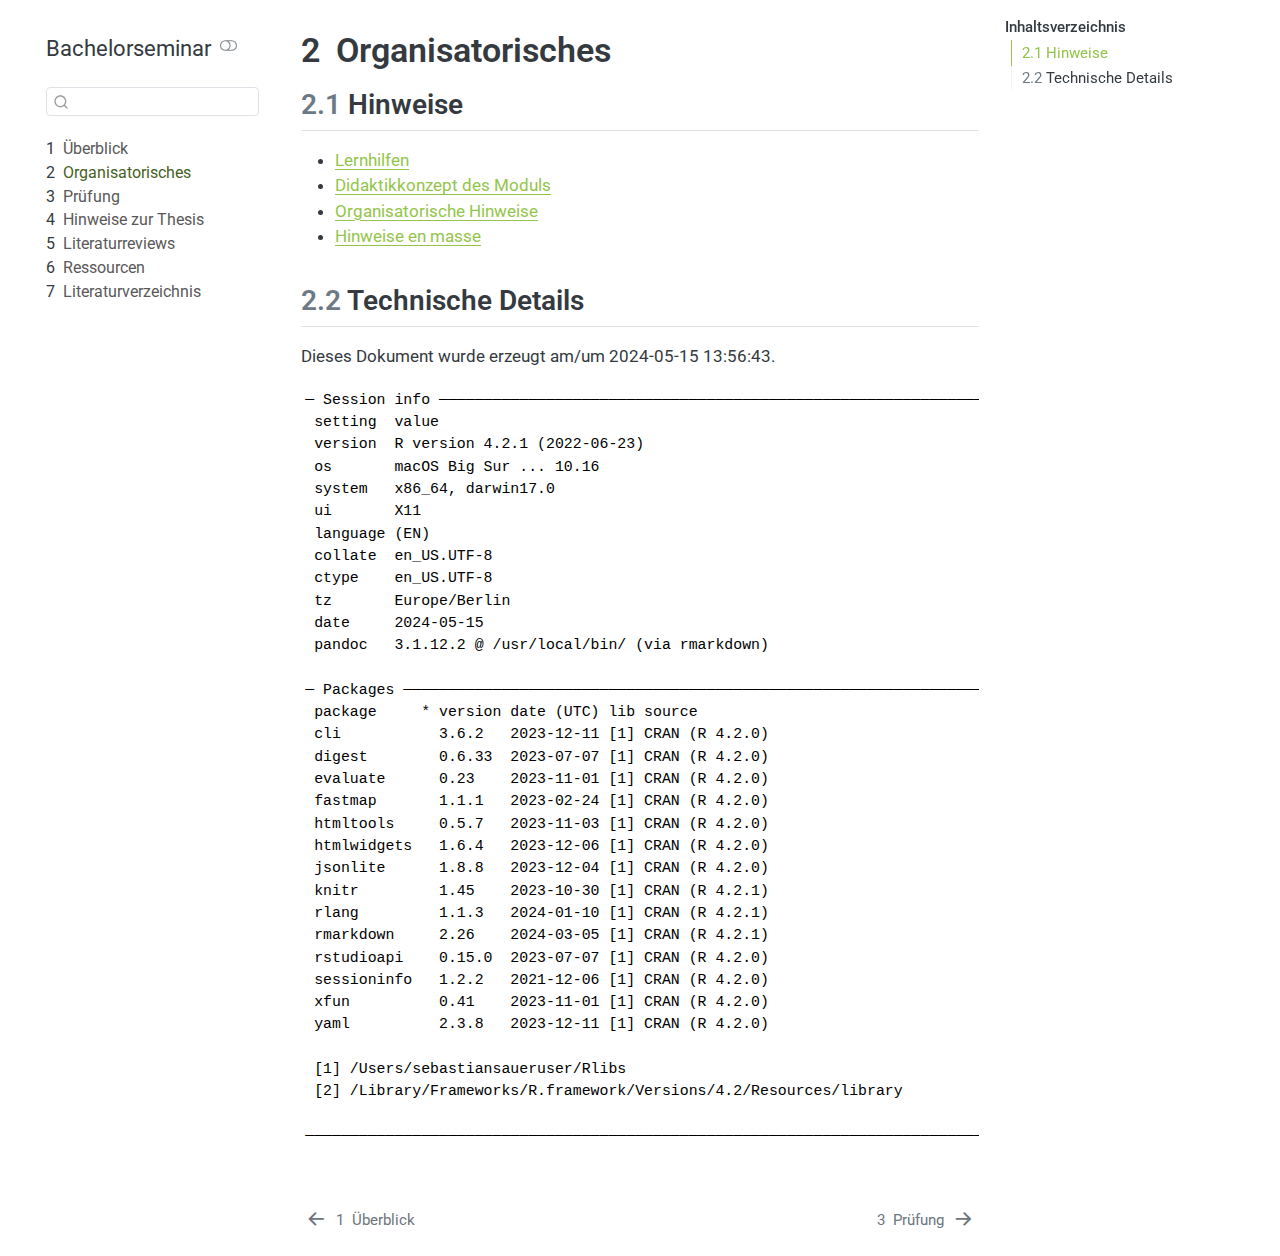
<file: _book/005-hinweise.html>
<!DOCTYPE html>
<html xmlns="http://www.w3.org/1999/xhtml" lang="de" xml:lang="de"><head>
<meta http-equiv="Content-Type" content="text/html; charset=UTF-8">
<meta charset="utf-8">
<meta name="generator" content="quarto-1.4.549">
<meta name="viewport" content="width=device-width, initial-scale=1.0, user-scalable=yes">
<title>Bachelorseminar - 2&nbsp; Organisatorisches</title>
<style>
code{white-space: pre-wrap;}
span.smallcaps{font-variant: small-caps;}
div.columns{display: flex; gap: min(4vw, 1.5em);}
div.column{flex: auto; overflow-x: auto;}
div.hanging-indent{margin-left: 1.5em; text-indent: -1.5em;}
ul.task-list{list-style: none;}
ul.task-list li input[type="checkbox"] {
  width: 0.8em;
  margin: 0 0.8em 0.2em -1em; /* quarto-specific, see https://github.com/quarto-dev/quarto-cli/issues/4556 */ 
  vertical-align: middle;
}
</style>

<script src="site_libs/quarto-nav/quarto-nav.js"></script>
<script src="site_libs/quarto-nav/headroom.min.js"></script>
<script src="site_libs/clipboard/clipboard.min.js"></script>
<script src="site_libs/quarto-search/autocomplete.umd.js"></script>
<script src="site_libs/quarto-search/fuse.min.js"></script>
<script src="site_libs/quarto-search/quarto-search.js"></script>
<meta name="quarto:offset" content="./">
<link href="./010-pruefung.html" rel="next">
<link href="./index.html" rel="prev">
<script src="site_libs/quarto-html/quarto.js"></script>
<script src="site_libs/quarto-html/popper.min.js"></script>
<script src="site_libs/quarto-html/tippy.umd.min.js"></script>
<script src="site_libs/quarto-html/anchor.min.js"></script>
<link href="site_libs/quarto-html/tippy.css" rel="stylesheet">
<link href="site_libs/quarto-html/quarto-syntax-highlighting.css" rel="stylesheet" class="quarto-color-scheme" id="quarto-text-highlighting-styles">
<link href="site_libs/quarto-html/quarto-syntax-highlighting-dark.css" rel="prefetch" class="quarto-color-scheme quarto-color-alternate" id="quarto-text-highlighting-styles">
<script src="site_libs/bootstrap/bootstrap.min.js"></script>
<link href="site_libs/bootstrap/bootstrap-icons.css" rel="stylesheet">
<link href="site_libs/bootstrap/bootstrap.min.css" rel="stylesheet" class="quarto-color-scheme" id="quarto-bootstrap" data-mode="light">
<link href="site_libs/bootstrap/bootstrap-dark.min.css" rel="prefetch" class="quarto-color-scheme quarto-color-alternate" id="quarto-bootstrap" data-mode="dark"><script id="quarto-search-options" type="application/json">{
  "location": "sidebar",
  "copy-button": false,
  "collapse-after": 3,
  "panel-placement": "start",
  "type": "textbox",
  "limit": 50,
  "keyboard-shortcut": [
    "f",
    "/",
    "s"
  ],
  "show-item-context": false,
  "language": {
    "search-no-results-text": "Keine Treffer",
    "search-matching-documents-text": "Treffer",
    "search-copy-link-title": "Link in die Suche kopieren",
    "search-hide-matches-text": "Zusätzliche Treffer verbergen",
    "search-more-match-text": "weitere Treffer in diesem Dokument",
    "search-more-matches-text": "weitere Treffer in diesem Dokument",
    "search-clear-button-title": "Zurücksetzen",
    "search-text-placeholder": "",
    "search-detached-cancel-button-title": "Abbrechen",
    "search-submit-button-title": "Abschicken",
    "search-label": "Suchen"
  }
}</script><link href="site_libs/pagedtable-1.1/css/pagedtable.css" rel="stylesheet">
<script src="site_libs/pagedtable-1.1/js/pagedtable.js"></script>
</head>
<body class="nav-sidebar floating">

<div id="quarto-search-results"></div>
  <header id="quarto-header" class="headroom fixed-top"><nav class="quarto-secondary-nav"><div class="container-fluid d-flex">
      <button type="button" class="quarto-btn-toggle btn" data-bs-toggle="collapse" data-bs-target=".quarto-sidebar-collapse-item" aria-controls="quarto-sidebar" aria-expanded="false" aria-label="Seitenleiste umschalten" onclick="if (window.quartoToggleHeadroom) { window.quartoToggleHeadroom(); }">
        <i class="bi bi-layout-text-sidebar-reverse"></i>
      </button>
        <nav class="quarto-page-breadcrumbs" aria-label="breadcrumb"><ol class="breadcrumb"><li class="breadcrumb-item"><a href="./005-hinweise.html"><span class="chapter-number">2</span>&nbsp; <span class="chapter-title">Organisatorisches</span></a></li></ol></nav>
        <a class="flex-grow-1" role="button" data-bs-toggle="collapse" data-bs-target=".quarto-sidebar-collapse-item" aria-controls="quarto-sidebar" aria-expanded="false" aria-label="Seitenleiste umschalten" onclick="if (window.quartoToggleHeadroom) { window.quartoToggleHeadroom(); }">      
        </a>
      <button type="button" class="btn quarto-search-button" aria-label="" onclick="window.quartoOpenSearch();">
        <i class="bi bi-search"></i>
      </button>
    </div>
  </nav></header><!-- content --><div id="quarto-content" class="quarto-container page-columns page-rows-contents page-layout-article">
<!-- sidebar -->
  <nav id="quarto-sidebar" class="sidebar collapse collapse-horizontal quarto-sidebar-collapse-item sidebar-navigation floating overflow-auto"><div class="pt-lg-2 mt-2 text-left sidebar-header">
    <div class="sidebar-title mb-0 py-0">
      <a href="./">Bachelorseminar</a> 
        <div class="sidebar-tools-main">
  <a href="" class="quarto-color-scheme-toggle quarto-navigation-tool  px-1" onclick="window.quartoToggleColorScheme(); return false;" title="Dunkelmodus umschalten"><i class="bi"></i></a>
</div>
    </div>
      </div>
        <div class="mt-2 flex-shrink-0 align-items-center">
        <div class="sidebar-search">
        <div id="quarto-search" class="" title="Suchen"></div>
        </div>
        </div>
    <div class="sidebar-menu-container"> 
    <ul class="list-unstyled mt-1">
<li class="sidebar-item">
  <div class="sidebar-item-container"> 
  <a href="./index.html" class="sidebar-item-text sidebar-link">
 <span class="menu-text"><span class="chapter-number">1</span>&nbsp; <span class="chapter-title">Überblick</span></span></a>
  </div>
</li>
        <li class="sidebar-item">
  <div class="sidebar-item-container"> 
  <a href="./005-hinweise.html" class="sidebar-item-text sidebar-link active">
 <span class="menu-text"><span class="chapter-number">2</span>&nbsp; <span class="chapter-title">Organisatorisches</span></span></a>
  </div>
</li>
        <li class="sidebar-item">
  <div class="sidebar-item-container"> 
  <a href="./010-pruefung.html" class="sidebar-item-text sidebar-link">
 <span class="menu-text"><span class="chapter-number">3</span>&nbsp; <span class="chapter-title">Prüfung</span></span></a>
  </div>
</li>
        <li class="sidebar-item">
  <div class="sidebar-item-container"> 
  <a href="./020-hinweise-thesis.html" class="sidebar-item-text sidebar-link">
 <span class="menu-text"><span class="chapter-number">4</span>&nbsp; <span class="chapter-title">Hinweise zur Thesis</span></span></a>
  </div>
</li>
        <li class="sidebar-item">
  <div class="sidebar-item-container"> 
  <a href="./030-reviews.html" class="sidebar-item-text sidebar-link">
 <span class="menu-text"><span class="chapter-number">5</span>&nbsp; <span class="chapter-title">Literaturreviews</span></span></a>
  </div>
</li>
        <li class="sidebar-item">
  <div class="sidebar-item-container"> 
  <a href="./050-ressourcen.html" class="sidebar-item-text sidebar-link">
 <span class="menu-text"><span class="chapter-number">6</span>&nbsp; <span class="chapter-title">Ressourcen</span></span></a>
  </div>
</li>
        <li class="sidebar-item">
  <div class="sidebar-item-container"> 
  <a href="./100-Literatur.html" class="sidebar-item-text sidebar-link">
 <span class="menu-text"><span class="chapter-number">7</span>&nbsp; <span class="chapter-title">Literaturverzeichnis</span></span></a>
  </div>
</li>
    </ul>
</div>
</nav><div id="quarto-sidebar-glass" class="quarto-sidebar-collapse-item" data-bs-toggle="collapse" data-bs-target=".quarto-sidebar-collapse-item"></div>
<!-- margin-sidebar -->
    <div id="quarto-margin-sidebar" class="sidebar margin-sidebar">
        <nav id="TOC" role="doc-toc" class="toc-active"><h2 id="toc-title">Inhaltsverzeichnis</h2>
   
  <ul>
<li><a href="#hinweise" id="toc-hinweise" class="nav-link active" data-scroll-target="#hinweise"><span class="header-section-number">2.1</span> Hinweise</a></li>
  <li><a href="#technische-details" id="toc-technische-details" class="nav-link" data-scroll-target="#technische-details"><span class="header-section-number">2.2</span> Technische Details</a></li>
  </ul></nav>
    </div>
<!-- main -->
<main class="content" id="quarto-document-content"><header id="title-block-header" class="quarto-title-block default"><div class="quarto-title">
<h1 class="title">
<span class="chapter-number">2</span>&nbsp; <span class="chapter-title">Organisatorisches</span>
</h1>
</div>



<div class="quarto-title-meta">

    
  
    
  </div>
  


</header><section id="hinweise" class="level2" data-number="2.1"><h2 data-number="2.1" class="anchored" data-anchor-id="hinweise">
<span class="header-section-number">2.1</span> Hinweise</h2>
<ul>
<li><a href="https://hinweisbuch.netlify.app/160-hinweise-lernhilfen-frame">Lernhilfen</a></li>
<li><a href="https://hinweisbuch.netlify.app/110-hinweise-didaktik-frame">Didaktikkonzept des Moduls</a></li>
<li><a href="https://hinweisbuch.netlify.app/120-hinweise-unterricht-frame">Organisatorische Hinweise</a></li>
<li><a href="https://hinweisbuch.netlify.app/">Hinweise en masse</a></li>
</ul></section><section id="technische-details" class="level2" data-number="2.2"><h2 data-number="2.2" class="anchored" data-anchor-id="technische-details">
<span class="header-section-number">2.2</span> Technische Details</h2>
<p>Dieses Dokument wurde erzeugt am/um 2024-05-15 13:56:43.</p>
<div class="cell">
<div class="cell-output cell-output-stdout">
<pre><code>─ Session info ───────────────────────────────────────────────────────────────
 setting  value
 version  R version 4.2.1 (2022-06-23)
 os       macOS Big Sur ... 10.16
 system   x86_64, darwin17.0
 ui       X11
 language (EN)
 collate  en_US.UTF-8
 ctype    en_US.UTF-8
 tz       Europe/Berlin
 date     2024-05-15
 pandoc   3.1.12.2 @ /usr/local/bin/ (via rmarkdown)

─ Packages ───────────────────────────────────────────────────────────────────
 package     * version date (UTC) lib source
 cli           3.6.2   2023-12-11 [1] CRAN (R 4.2.0)
 digest        0.6.33  2023-07-07 [1] CRAN (R 4.2.0)
 evaluate      0.23    2023-11-01 [1] CRAN (R 4.2.0)
 fastmap       1.1.1   2023-02-24 [1] CRAN (R 4.2.0)
 htmltools     0.5.7   2023-11-03 [1] CRAN (R 4.2.0)
 htmlwidgets   1.6.4   2023-12-06 [1] CRAN (R 4.2.0)
 jsonlite      1.8.8   2023-12-04 [1] CRAN (R 4.2.0)
 knitr         1.45    2023-10-30 [1] CRAN (R 4.2.1)
 rlang         1.1.3   2024-01-10 [1] CRAN (R 4.2.1)
 rmarkdown     2.26    2024-03-05 [1] CRAN (R 4.2.1)
 rstudioapi    0.15.0  2023-07-07 [1] CRAN (R 4.2.0)
 sessioninfo   1.2.2   2021-12-06 [1] CRAN (R 4.2.0)
 xfun          0.41    2023-11-01 [1] CRAN (R 4.2.0)
 yaml          2.3.8   2023-12-11 [1] CRAN (R 4.2.0)

 [1] /Users/sebastiansaueruser/Rlibs
 [2] /Library/Frameworks/R.framework/Versions/4.2/Resources/library

──────────────────────────────────────────────────────────────────────────────</code></pre>
</div>
</div>


</section></main><!-- /main --><script id="quarto-html-after-body" type="application/javascript">
window.document.addEventListener("DOMContentLoaded", function (event) {
  const toggleBodyColorMode = (bsSheetEl) => {
    const mode = bsSheetEl.getAttribute("data-mode");
    const bodyEl = window.document.querySelector("body");
    if (mode === "dark") {
      bodyEl.classList.add("quarto-dark");
      bodyEl.classList.remove("quarto-light");
    } else {
      bodyEl.classList.add("quarto-light");
      bodyEl.classList.remove("quarto-dark");
    }
  }
  const toggleBodyColorPrimary = () => {
    const bsSheetEl = window.document.querySelector("link#quarto-bootstrap");
    if (bsSheetEl) {
      toggleBodyColorMode(bsSheetEl);
    }
  }
  toggleBodyColorPrimary();  
  const disableStylesheet = (stylesheets) => {
    for (let i=0; i < stylesheets.length; i++) {
      const stylesheet = stylesheets[i];
      stylesheet.rel = 'prefetch';
    }
  }
  const enableStylesheet = (stylesheets) => {
    for (let i=0; i < stylesheets.length; i++) {
      const stylesheet = stylesheets[i];
      stylesheet.rel = 'stylesheet';
    }
  }
  const manageTransitions = (selector, allowTransitions) => {
    const els = window.document.querySelectorAll(selector);
    for (let i=0; i < els.length; i++) {
      const el = els[i];
      if (allowTransitions) {
        el.classList.remove('notransition');
      } else {
        el.classList.add('notransition');
      }
    }
  }
  const toggleGiscusIfUsed = (isAlternate, darkModeDefault) => {
    const baseTheme = document.querySelector('#giscus-base-theme')?.value ?? 'light';
    const alternateTheme = document.querySelector('#giscus-alt-theme')?.value ?? 'dark';
    let newTheme = '';
    if(darkModeDefault) {
      newTheme = isAlternate ? baseTheme : alternateTheme;
    } else {
      newTheme = isAlternate ? alternateTheme : baseTheme;
    }
    const changeGiscusTheme = () => {
      // From: https://github.com/giscus/giscus/issues/336
      const sendMessage = (message) => {
        const iframe = document.querySelector('iframe.giscus-frame');
        if (!iframe) return;
        iframe.contentWindow.postMessage({ giscus: message }, 'https://giscus.app');
      }
      sendMessage({
        setConfig: {
          theme: newTheme
        }
      });
    }
    const isGiscussLoaded = window.document.querySelector('iframe.giscus-frame') !== null;
    if (isGiscussLoaded) {
      changeGiscusTheme();
    }
  }
  const toggleColorMode = (alternate) => {
    // Switch the stylesheets
    const alternateStylesheets = window.document.querySelectorAll('link.quarto-color-scheme.quarto-color-alternate');
    manageTransitions('#quarto-margin-sidebar .nav-link', false);
    if (alternate) {
      enableStylesheet(alternateStylesheets);
      for (const sheetNode of alternateStylesheets) {
        if (sheetNode.id === "quarto-bootstrap") {
          toggleBodyColorMode(sheetNode);
        }
      }
    } else {
      disableStylesheet(alternateStylesheets);
      toggleBodyColorPrimary();
    }
    manageTransitions('#quarto-margin-sidebar .nav-link', true);
    // Switch the toggles
    const toggles = window.document.querySelectorAll('.quarto-color-scheme-toggle');
    for (let i=0; i < toggles.length; i++) {
      const toggle = toggles[i];
      if (toggle) {
        if (alternate) {
          toggle.classList.add("alternate");     
        } else {
          toggle.classList.remove("alternate");
        }
      }
    }
    // Hack to workaround the fact that safari doesn't
    // properly recolor the scrollbar when toggling (#1455)
    if (navigator.userAgent.indexOf('Safari') > 0 && navigator.userAgent.indexOf('Chrome') == -1) {
      manageTransitions("body", false);
      window.scrollTo(0, 1);
      setTimeout(() => {
        window.scrollTo(0, 0);
        manageTransitions("body", true);
      }, 40);  
    }
  }
  const isFileUrl = () => { 
    return window.location.protocol === 'file:';
  }
  const hasAlternateSentinel = () => {  
    let styleSentinel = getColorSchemeSentinel();
    if (styleSentinel !== null) {
      return styleSentinel === "alternate";
    } else {
      return false;
    }
  }
  const setStyleSentinel = (alternate) => {
    const value = alternate ? "alternate" : "default";
    if (!isFileUrl()) {
      window.localStorage.setItem("quarto-color-scheme", value);
    } else {
      localAlternateSentinel = value;
    }
  }
  const getColorSchemeSentinel = () => {
    if (!isFileUrl()) {
      const storageValue = window.localStorage.getItem("quarto-color-scheme");
      return storageValue != null ? storageValue : localAlternateSentinel;
    } else {
      return localAlternateSentinel;
    }
  }
  const darkModeDefault = false;
  let localAlternateSentinel = darkModeDefault ? 'alternate' : 'default';
  // Dark / light mode switch
  window.quartoToggleColorScheme = () => {
    // Read the current dark / light value 
    let toAlternate = !hasAlternateSentinel();
    toggleColorMode(toAlternate);
    setStyleSentinel(toAlternate);
    toggleGiscusIfUsed(toAlternate, darkModeDefault);
  };
  // Ensure there is a toggle, if there isn't float one in the top right
  if (window.document.querySelector('.quarto-color-scheme-toggle') === null) {
    const a = window.document.createElement('a');
    a.classList.add('top-right');
    a.classList.add('quarto-color-scheme-toggle');
    a.href = "";
    a.onclick = function() { try { window.quartoToggleColorScheme(); } catch {} return false; };
    const i = window.document.createElement("i");
    i.classList.add('bi');
    a.appendChild(i);
    window.document.body.appendChild(a);
  }
  // Switch to dark mode if need be
  if (hasAlternateSentinel()) {
    toggleColorMode(true);
  } else {
    toggleColorMode(false);
  }
  const icon = "";
  const anchorJS = new window.AnchorJS();
  anchorJS.options = {
    placement: 'right',
    icon: icon
  };
  anchorJS.add('.anchored');
  const isCodeAnnotation = (el) => {
    for (const clz of el.classList) {
      if (clz.startsWith('code-annotation-')) {                     
        return true;
      }
    }
    return false;
  }
  const clipboard = new window.ClipboardJS('.code-copy-button', {
    text: function(trigger) {
      const codeEl = trigger.previousElementSibling.cloneNode(true);
      for (const childEl of codeEl.children) {
        if (isCodeAnnotation(childEl)) {
          childEl.remove();
        }
      }
      return codeEl.innerText;
    }
  });
  clipboard.on('success', function(e) {
    // button target
    const button = e.trigger;
    // don't keep focus
    button.blur();
    // flash "checked"
    button.classList.add('code-copy-button-checked');
    var currentTitle = button.getAttribute("title");
    button.setAttribute("title", "Kopiert");
    let tooltip;
    if (window.bootstrap) {
      button.setAttribute("data-bs-toggle", "tooltip");
      button.setAttribute("data-bs-placement", "left");
      button.setAttribute("data-bs-title", "Kopiert");
      tooltip = new bootstrap.Tooltip(button, 
        { trigger: "manual", 
          customClass: "code-copy-button-tooltip",
          offset: [0, -8]});
      tooltip.show();    
    }
    setTimeout(function() {
      if (tooltip) {
        tooltip.hide();
        button.removeAttribute("data-bs-title");
        button.removeAttribute("data-bs-toggle");
        button.removeAttribute("data-bs-placement");
      }
      button.setAttribute("title", currentTitle);
      button.classList.remove('code-copy-button-checked');
    }, 1000);
    // clear code selection
    e.clearSelection();
  });
  function tippyHover(el, contentFn, onTriggerFn, onUntriggerFn) {
    const config = {
      allowHTML: true,
      maxWidth: 500,
      delay: 100,
      arrow: false,
      appendTo: function(el) {
          return el.parentElement;
      },
      interactive: true,
      interactiveBorder: 10,
      theme: 'quarto',
      placement: 'bottom-start',
    };
    if (contentFn) {
      config.content = contentFn;
    }
    if (onTriggerFn) {
      config.onTrigger = onTriggerFn;
    }
    if (onUntriggerFn) {
      config.onUntrigger = onUntriggerFn;
    }
    window.tippy(el, config); 
  }
  const noterefs = window.document.querySelectorAll('a[role="doc-noteref"]');
  for (var i=0; i<noterefs.length; i++) {
    const ref = noterefs[i];
    tippyHover(ref, function() {
      // use id or data attribute instead here
      let href = ref.getAttribute('data-footnote-href') || ref.getAttribute('href');
      try { href = new URL(href).hash; } catch {}
      const id = href.replace(/^#\/?/, "");
      const note = window.document.getElementById(id);
      return note.innerHTML;
    });
  }
  const xrefs = window.document.querySelectorAll('a.quarto-xref');
  const processXRef = (id, note) => {
    // Strip column container classes
    const stripColumnClz = (el) => {
      el.classList.remove("page-full", "page-columns");
      if (el.children) {
        for (const child of el.children) {
          stripColumnClz(child);
        }
      }
    }
    stripColumnClz(note)
    if (id === null || id.startsWith('sec-')) {
      // Special case sections, only their first couple elements
      const container = document.createElement("div");
      if (note.children && note.children.length > 2) {
        container.appendChild(note.children[0].cloneNode(true));
        for (let i = 1; i < note.children.length; i++) {
          const child = note.children[i];
          if (child.tagName === "P" && child.innerText === "") {
            continue;
          } else {
            container.appendChild(child.cloneNode(true));
            break;
          }
        }
        if (window.Quarto?.typesetMath) {
          window.Quarto.typesetMath(container);
        }
        return container.innerHTML
      } else {
        if (window.Quarto?.typesetMath) {
          window.Quarto.typesetMath(note);
        }
        return note.innerHTML;
      }
    } else {
      // Remove any anchor links if they are present
      const anchorLink = note.querySelector('a.anchorjs-link');
      if (anchorLink) {
        anchorLink.remove();
      }
      if (window.Quarto?.typesetMath) {
        window.Quarto.typesetMath(note);
      }
      // TODO in 1.5, we should make sure this works without a callout special case
      if (note.classList.contains("callout")) {
        return note.outerHTML;
      } else {
        return note.innerHTML;
      }
    }
  }
  for (var i=0; i<xrefs.length; i++) {
    const xref = xrefs[i];
    tippyHover(xref, undefined, function(instance) {
      instance.disable();
      let url = xref.getAttribute('href');
      let hash = undefined; 
      if (url.startsWith('#')) {
        hash = url;
      } else {
        try { hash = new URL(url).hash; } catch {}
      }
      if (hash) {
        const id = hash.replace(/^#\/?/, "");
        const note = window.document.getElementById(id);
        if (note !== null) {
          try {
            const html = processXRef(id, note.cloneNode(true));
            instance.setContent(html);
          } finally {
            instance.enable();
            instance.show();
          }
        } else {
          // See if we can fetch this
          fetch(url.split('#')[0])
          .then(res => res.text())
          .then(html => {
            const parser = new DOMParser();
            const htmlDoc = parser.parseFromString(html, "text/html");
            const note = htmlDoc.getElementById(id);
            if (note !== null) {
              const html = processXRef(id, note);
              instance.setContent(html);
            } 
          }).finally(() => {
            instance.enable();
            instance.show();
          });
        }
      } else {
        // See if we can fetch a full url (with no hash to target)
        // This is a special case and we should probably do some content thinning / targeting
        fetch(url)
        .then(res => res.text())
        .then(html => {
          const parser = new DOMParser();
          const htmlDoc = parser.parseFromString(html, "text/html");
          const note = htmlDoc.querySelector('main.content');
          if (note !== null) {
            // This should only happen for chapter cross references
            // (since there is no id in the URL)
            // remove the first header
            if (note.children.length > 0 && note.children[0].tagName === "HEADER") {
              note.children[0].remove();
            }
            const html = processXRef(null, note);
            instance.setContent(html);
          } 
        }).finally(() => {
          instance.enable();
          instance.show();
        });
      }
    }, function(instance) {
    });
  }
      let selectedAnnoteEl;
      const selectorForAnnotation = ( cell, annotation) => {
        let cellAttr = 'data-code-cell="' + cell + '"';
        let lineAttr = 'data-code-annotation="' +  annotation + '"';
        const selector = 'span[' + cellAttr + '][' + lineAttr + ']';
        return selector;
      }
      const selectCodeLines = (annoteEl) => {
        const doc = window.document;
        const targetCell = annoteEl.getAttribute("data-target-cell");
        const targetAnnotation = annoteEl.getAttribute("data-target-annotation");
        const annoteSpan = window.document.querySelector(selectorForAnnotation(targetCell, targetAnnotation));
        const lines = annoteSpan.getAttribute("data-code-lines").split(",");
        const lineIds = lines.map((line) => {
          return targetCell + "-" + line;
        })
        let top = null;
        let height = null;
        let parent = null;
        if (lineIds.length > 0) {
            //compute the position of the single el (top and bottom and make a div)
            const el = window.document.getElementById(lineIds[0]);
            top = el.offsetTop;
            height = el.offsetHeight;
            parent = el.parentElement.parentElement;
          if (lineIds.length > 1) {
            const lastEl = window.document.getElementById(lineIds[lineIds.length - 1]);
            const bottom = lastEl.offsetTop + lastEl.offsetHeight;
            height = bottom - top;
          }
          if (top !== null && height !== null && parent !== null) {
            // cook up a div (if necessary) and position it 
            let div = window.document.getElementById("code-annotation-line-highlight");
            if (div === null) {
              div = window.document.createElement("div");
              div.setAttribute("id", "code-annotation-line-highlight");
              div.style.position = 'absolute';
              parent.appendChild(div);
            }
            div.style.top = top - 2 + "px";
            div.style.height = height + 4 + "px";
            div.style.left = 0;
            let gutterDiv = window.document.getElementById("code-annotation-line-highlight-gutter");
            if (gutterDiv === null) {
              gutterDiv = window.document.createElement("div");
              gutterDiv.setAttribute("id", "code-annotation-line-highlight-gutter");
              gutterDiv.style.position = 'absolute';
              const codeCell = window.document.getElementById(targetCell);
              const gutter = codeCell.querySelector('.code-annotation-gutter');
              gutter.appendChild(gutterDiv);
            }
            gutterDiv.style.top = top - 2 + "px";
            gutterDiv.style.height = height + 4 + "px";
          }
          selectedAnnoteEl = annoteEl;
        }
      };
      const unselectCodeLines = () => {
        const elementsIds = ["code-annotation-line-highlight", "code-annotation-line-highlight-gutter"];
        elementsIds.forEach((elId) => {
          const div = window.document.getElementById(elId);
          if (div) {
            div.remove();
          }
        });
        selectedAnnoteEl = undefined;
      };
        // Handle positioning of the toggle
    window.addEventListener(
      "resize",
      throttle(() => {
        elRect = undefined;
        if (selectedAnnoteEl) {
          selectCodeLines(selectedAnnoteEl);
        }
      }, 10)
    );
    function throttle(fn, ms) {
    let throttle = false;
    let timer;
      return (...args) => {
        if(!throttle) { // first call gets through
            fn.apply(this, args);
            throttle = true;
        } else { // all the others get throttled
            if(timer) clearTimeout(timer); // cancel #2
            timer = setTimeout(() => {
              fn.apply(this, args);
              timer = throttle = false;
            }, ms);
        }
      };
    }
      // Attach click handler to the DT
      const annoteDls = window.document.querySelectorAll('dt[data-target-cell]');
      for (const annoteDlNode of annoteDls) {
        annoteDlNode.addEventListener('click', (event) => {
          const clickedEl = event.target;
          if (clickedEl !== selectedAnnoteEl) {
            unselectCodeLines();
            const activeEl = window.document.querySelector('dt[data-target-cell].code-annotation-active');
            if (activeEl) {
              activeEl.classList.remove('code-annotation-active');
            }
            selectCodeLines(clickedEl);
            clickedEl.classList.add('code-annotation-active');
          } else {
            // Unselect the line
            unselectCodeLines();
            clickedEl.classList.remove('code-annotation-active');
          }
        });
      }
  const findCites = (el) => {
    const parentEl = el.parentElement;
    if (parentEl) {
      const cites = parentEl.dataset.cites;
      if (cites) {
        return {
          el,
          cites: cites.split(' ')
        };
      } else {
        return findCites(el.parentElement)
      }
    } else {
      return undefined;
    }
  };
  var bibliorefs = window.document.querySelectorAll('a[role="doc-biblioref"]');
  for (var i=0; i<bibliorefs.length; i++) {
    const ref = bibliorefs[i];
    const citeInfo = findCites(ref);
    if (citeInfo) {
      tippyHover(citeInfo.el, function() {
        var popup = window.document.createElement('div');
        citeInfo.cites.forEach(function(cite) {
          var citeDiv = window.document.createElement('div');
          citeDiv.classList.add('hanging-indent');
          citeDiv.classList.add('csl-entry');
          var biblioDiv = window.document.getElementById('ref-' + cite);
          if (biblioDiv) {
            citeDiv.innerHTML = biblioDiv.innerHTML;
          }
          popup.appendChild(citeDiv);
        });
        return popup.innerHTML;
      });
    }
  }
});
</script><nav class="page-navigation"><div class="nav-page nav-page-previous">
      <a href="./index.html" class="pagination-link  aria-label=">
        <i class="bi bi-arrow-left-short"></i> <span class="nav-page-text"><span class="chapter-number">1</span>&nbsp; <span class="chapter-title">Überblick</span></span>
      </a>          
  </div>
  <div class="nav-page nav-page-next">
      <a href="./010-pruefung.html" class="pagination-link" aria-label="<span class='chapter-number'>3</span>&nbsp; <span class='chapter-title'>Prüfung</span>">
        <span class="nav-page-text"><span class="chapter-number">3</span>&nbsp; <span class="chapter-title">Prüfung</span></span> <i class="bi bi-arrow-right-short"></i>
      </a>
  </div>
</nav>
</div> <!-- /content -->



</body></html>
</file>
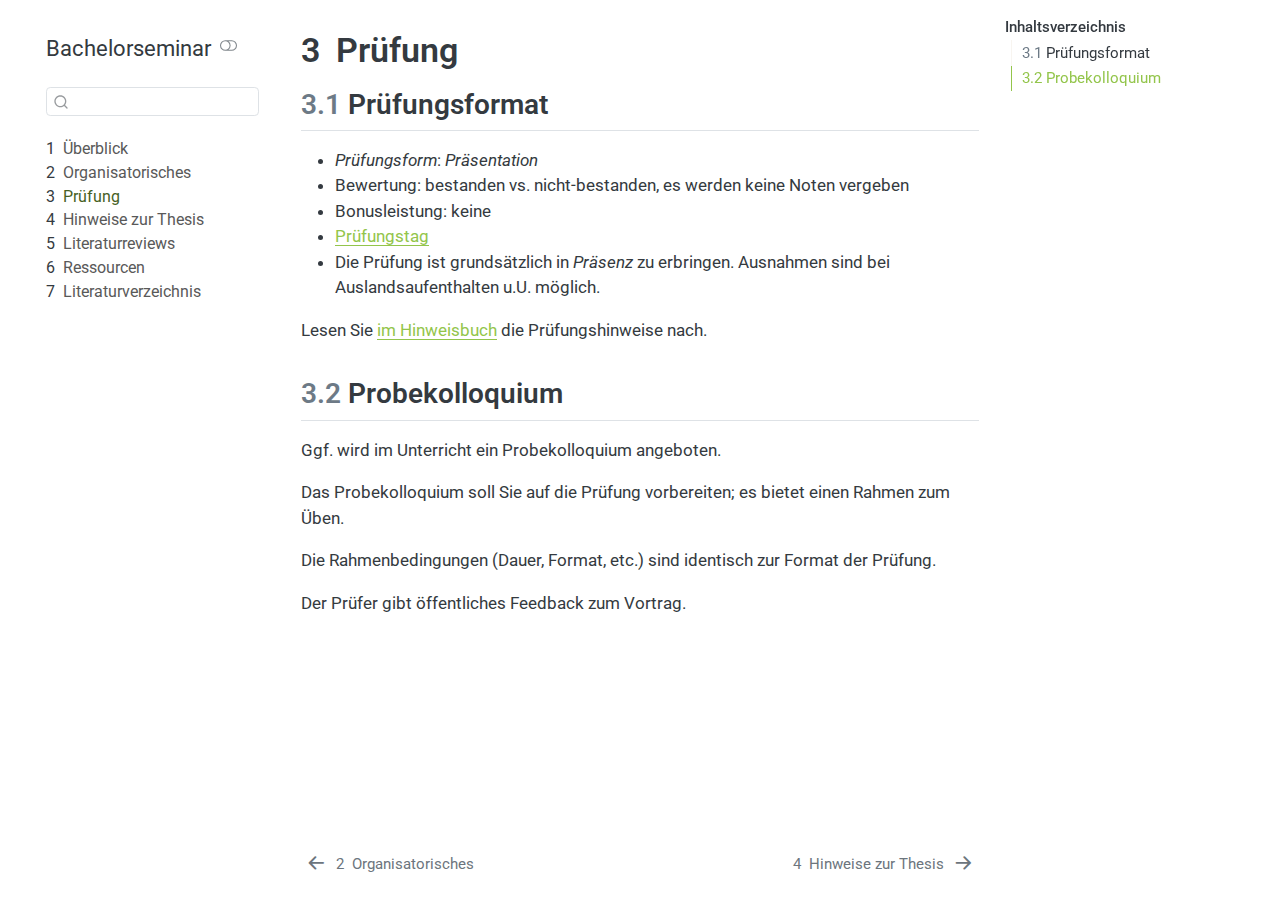
<file: _book/010-pruefung.html>
<!DOCTYPE html>
<html xmlns="http://www.w3.org/1999/xhtml" lang="de" xml:lang="de"><head>

<meta charset="utf-8">
<meta name="generator" content="quarto-1.4.549">

<meta name="viewport" content="width=device-width, initial-scale=1.0, user-scalable=yes">


<title>Bachelorseminar - 3&nbsp; Prüfung</title>
<style>
code{white-space: pre-wrap;}
span.smallcaps{font-variant: small-caps;}
div.columns{display: flex; gap: min(4vw, 1.5em);}
div.column{flex: auto; overflow-x: auto;}
div.hanging-indent{margin-left: 1.5em; text-indent: -1.5em;}
ul.task-list{list-style: none;}
ul.task-list li input[type="checkbox"] {
  width: 0.8em;
  margin: 0 0.8em 0.2em -1em; /* quarto-specific, see https://github.com/quarto-dev/quarto-cli/issues/4556 */ 
  vertical-align: middle;
}
</style>


<script src="site_libs/quarto-nav/quarto-nav.js"></script>
<script src="site_libs/quarto-nav/headroom.min.js"></script>
<script src="site_libs/clipboard/clipboard.min.js"></script>
<script src="site_libs/quarto-search/autocomplete.umd.js"></script>
<script src="site_libs/quarto-search/fuse.min.js"></script>
<script src="site_libs/quarto-search/quarto-search.js"></script>
<meta name="quarto:offset" content="./">
<link href="./020-hinweise-thesis.html" rel="next">
<link href="./005-hinweise.html" rel="prev">
<script src="site_libs/quarto-html/quarto.js"></script>
<script src="site_libs/quarto-html/popper.min.js"></script>
<script src="site_libs/quarto-html/tippy.umd.min.js"></script>
<script src="site_libs/quarto-html/anchor.min.js"></script>
<link href="site_libs/quarto-html/tippy.css" rel="stylesheet">
<link href="site_libs/quarto-html/quarto-syntax-highlighting.css" rel="stylesheet" class="quarto-color-scheme" id="quarto-text-highlighting-styles">
<link href="site_libs/quarto-html/quarto-syntax-highlighting-dark.css" rel="prefetch" class="quarto-color-scheme quarto-color-alternate" id="quarto-text-highlighting-styles">
<script src="site_libs/bootstrap/bootstrap.min.js"></script>
<link href="site_libs/bootstrap/bootstrap-icons.css" rel="stylesheet">
<link href="site_libs/bootstrap/bootstrap.min.css" rel="stylesheet" class="quarto-color-scheme" id="quarto-bootstrap" data-mode="light">
<link href="site_libs/bootstrap/bootstrap-dark.min.css" rel="prefetch" class="quarto-color-scheme quarto-color-alternate" id="quarto-bootstrap" data-mode="dark">
<script id="quarto-search-options" type="application/json">{
  "location": "sidebar",
  "copy-button": false,
  "collapse-after": 3,
  "panel-placement": "start",
  "type": "textbox",
  "limit": 50,
  "keyboard-shortcut": [
    "f",
    "/",
    "s"
  ],
  "show-item-context": false,
  "language": {
    "search-no-results-text": "Keine Treffer",
    "search-matching-documents-text": "Treffer",
    "search-copy-link-title": "Link in die Suche kopieren",
    "search-hide-matches-text": "Zusätzliche Treffer verbergen",
    "search-more-match-text": "weitere Treffer in diesem Dokument",
    "search-more-matches-text": "weitere Treffer in diesem Dokument",
    "search-clear-button-title": "Zurücksetzen",
    "search-text-placeholder": "",
    "search-detached-cancel-button-title": "Abbrechen",
    "search-submit-button-title": "Abschicken",
    "search-label": "Suchen"
  }
}</script>


</head>

<body class="nav-sidebar floating">

<div id="quarto-search-results"></div>
  <header id="quarto-header" class="headroom fixed-top">
  <nav class="quarto-secondary-nav">
    <div class="container-fluid d-flex">
      <button type="button" class="quarto-btn-toggle btn" data-bs-toggle="collapse" data-bs-target=".quarto-sidebar-collapse-item" aria-controls="quarto-sidebar" aria-expanded="false" aria-label="Seitenleiste umschalten" onclick="if (window.quartoToggleHeadroom) { window.quartoToggleHeadroom(); }">
        <i class="bi bi-layout-text-sidebar-reverse"></i>
      </button>
        <nav class="quarto-page-breadcrumbs" aria-label="breadcrumb"><ol class="breadcrumb"><li class="breadcrumb-item"><a href="./010-pruefung.html"><span class="chapter-number">3</span>&nbsp; <span class="chapter-title">Prüfung</span></a></li></ol></nav>
        <a class="flex-grow-1" role="button" data-bs-toggle="collapse" data-bs-target=".quarto-sidebar-collapse-item" aria-controls="quarto-sidebar" aria-expanded="false" aria-label="Seitenleiste umschalten" onclick="if (window.quartoToggleHeadroom) { window.quartoToggleHeadroom(); }">      
        </a>
      <button type="button" class="btn quarto-search-button" aria-label="" onclick="window.quartoOpenSearch();">
        <i class="bi bi-search"></i>
      </button>
    </div>
  </nav>
</header>
<!-- content -->
<div id="quarto-content" class="quarto-container page-columns page-rows-contents page-layout-article">
<!-- sidebar -->
  <nav id="quarto-sidebar" class="sidebar collapse collapse-horizontal quarto-sidebar-collapse-item sidebar-navigation floating overflow-auto">
    <div class="pt-lg-2 mt-2 text-left sidebar-header">
    <div class="sidebar-title mb-0 py-0">
      <a href="./">Bachelorseminar</a> 
        <div class="sidebar-tools-main">
  <a href="" class="quarto-color-scheme-toggle quarto-navigation-tool  px-1" onclick="window.quartoToggleColorScheme(); return false;" title="Dunkelmodus umschalten"><i class="bi"></i></a>
</div>
    </div>
      </div>
        <div class="mt-2 flex-shrink-0 align-items-center">
        <div class="sidebar-search">
        <div id="quarto-search" class="" title="Suchen"></div>
        </div>
        </div>
    <div class="sidebar-menu-container"> 
    <ul class="list-unstyled mt-1">
        <li class="sidebar-item">
  <div class="sidebar-item-container"> 
  <a href="./index.html" class="sidebar-item-text sidebar-link">
 <span class="menu-text"><span class="chapter-number">1</span>&nbsp; <span class="chapter-title">Überblick</span></span></a>
  </div>
</li>
        <li class="sidebar-item">
  <div class="sidebar-item-container"> 
  <a href="./005-hinweise.html" class="sidebar-item-text sidebar-link">
 <span class="menu-text"><span class="chapter-number">2</span>&nbsp; <span class="chapter-title">Organisatorisches</span></span></a>
  </div>
</li>
        <li class="sidebar-item">
  <div class="sidebar-item-container"> 
  <a href="./010-pruefung.html" class="sidebar-item-text sidebar-link active">
 <span class="menu-text"><span class="chapter-number">3</span>&nbsp; <span class="chapter-title">Prüfung</span></span></a>
  </div>
</li>
        <li class="sidebar-item">
  <div class="sidebar-item-container"> 
  <a href="./020-hinweise-thesis.html" class="sidebar-item-text sidebar-link">
 <span class="menu-text"><span class="chapter-number">4</span>&nbsp; <span class="chapter-title">Hinweise zur Thesis</span></span></a>
  </div>
</li>
        <li class="sidebar-item">
  <div class="sidebar-item-container"> 
  <a href="./030-reviews.html" class="sidebar-item-text sidebar-link">
 <span class="menu-text"><span class="chapter-number">5</span>&nbsp; <span class="chapter-title">Literaturreviews</span></span></a>
  </div>
</li>
        <li class="sidebar-item">
  <div class="sidebar-item-container"> 
  <a href="./050-ressourcen.html" class="sidebar-item-text sidebar-link">
 <span class="menu-text"><span class="chapter-number">6</span>&nbsp; <span class="chapter-title">Ressourcen</span></span></a>
  </div>
</li>
        <li class="sidebar-item">
  <div class="sidebar-item-container"> 
  <a href="./100-Literatur.html" class="sidebar-item-text sidebar-link">
 <span class="menu-text"><span class="chapter-number">7</span>&nbsp; <span class="chapter-title">Literaturverzeichnis</span></span></a>
  </div>
</li>
    </ul>
    </div>
</nav>
<div id="quarto-sidebar-glass" class="quarto-sidebar-collapse-item" data-bs-toggle="collapse" data-bs-target=".quarto-sidebar-collapse-item"></div>
<!-- margin-sidebar -->
    <div id="quarto-margin-sidebar" class="sidebar margin-sidebar">
        <nav id="TOC" role="doc-toc" class="toc-active">
    <h2 id="toc-title">Inhaltsverzeichnis</h2>
   
  <ul>
  <li><a href="#prüfungsformat" id="toc-prüfungsformat" class="nav-link active" data-scroll-target="#prüfungsformat"><span class="header-section-number">3.1</span> Prüfungsformat</a></li>
  <li><a href="#probekolloquium" id="toc-probekolloquium" class="nav-link" data-scroll-target="#probekolloquium"><span class="header-section-number">3.2</span> Probekolloquium</a></li>
  </ul>
</nav>
    </div>
<!-- main -->
<main class="content" id="quarto-document-content">

<header id="title-block-header" class="quarto-title-block default">
<div class="quarto-title">
<h1 class="title"><span class="chapter-number">3</span>&nbsp; <span class="chapter-title">Prüfung</span></h1>
</div>



<div class="quarto-title-meta">

    
  
    
  </div>
  


</header>


<section id="prüfungsformat" class="level2" data-number="3.1">
<h2 data-number="3.1" class="anchored" data-anchor-id="prüfungsformat"><span class="header-section-number">3.1</span> Prüfungsformat</h2>
<ul>
<li><em>Prüfungsform</em>: <em>Präsentation</em></li>
<li>Bewertung: bestanden vs.&nbsp;nicht-bestanden, es werden keine Noten vergeben</li>
<li>Bonusleistung: keine</li>
<li><a href="index.html#prüfungstag">Prüfungstag</a></li>
<li>Die Prüfung ist grundsätzlich in <em>Präsenz</em> zu erbringen. Ausnahmen sind bei Auslandsaufenthalten u.U. möglich.</li>
</ul>
<p>Lesen Sie <a href="https://hinweisbuch.netlify.app/050-hinweise-pruefung-praesentation-frame">im Hinweisbuch</a> die Prüfungshinweise nach.</p>
</section>
<section id="probekolloquium" class="level2" data-number="3.2">
<h2 data-number="3.2" class="anchored" data-anchor-id="probekolloquium"><span class="header-section-number">3.2</span> Probekolloquium</h2>
<p>Ggf. wird im Unterricht ein Probekolloquium angeboten.</p>
<p>Das Probekolloquium soll Sie auf die Prüfung vorbereiten; es bietet einen Rahmen zum Üben.</p>
<p>Die Rahmenbedingungen (Dauer, Format, etc.) sind identisch zur Format der Prüfung.</p>
<p>Der Prüfer gibt öffentliches Feedback zum Vortrag.</p>


</section>

</main> <!-- /main -->
<script id="quarto-html-after-body" type="application/javascript">
window.document.addEventListener("DOMContentLoaded", function (event) {
  const toggleBodyColorMode = (bsSheetEl) => {
    const mode = bsSheetEl.getAttribute("data-mode");
    const bodyEl = window.document.querySelector("body");
    if (mode === "dark") {
      bodyEl.classList.add("quarto-dark");
      bodyEl.classList.remove("quarto-light");
    } else {
      bodyEl.classList.add("quarto-light");
      bodyEl.classList.remove("quarto-dark");
    }
  }
  const toggleBodyColorPrimary = () => {
    const bsSheetEl = window.document.querySelector("link#quarto-bootstrap");
    if (bsSheetEl) {
      toggleBodyColorMode(bsSheetEl);
    }
  }
  toggleBodyColorPrimary();  
  const disableStylesheet = (stylesheets) => {
    for (let i=0; i < stylesheets.length; i++) {
      const stylesheet = stylesheets[i];
      stylesheet.rel = 'prefetch';
    }
  }
  const enableStylesheet = (stylesheets) => {
    for (let i=0; i < stylesheets.length; i++) {
      const stylesheet = stylesheets[i];
      stylesheet.rel = 'stylesheet';
    }
  }
  const manageTransitions = (selector, allowTransitions) => {
    const els = window.document.querySelectorAll(selector);
    for (let i=0; i < els.length; i++) {
      const el = els[i];
      if (allowTransitions) {
        el.classList.remove('notransition');
      } else {
        el.classList.add('notransition');
      }
    }
  }
  const toggleGiscusIfUsed = (isAlternate, darkModeDefault) => {
    const baseTheme = document.querySelector('#giscus-base-theme')?.value ?? 'light';
    const alternateTheme = document.querySelector('#giscus-alt-theme')?.value ?? 'dark';
    let newTheme = '';
    if(darkModeDefault) {
      newTheme = isAlternate ? baseTheme : alternateTheme;
    } else {
      newTheme = isAlternate ? alternateTheme : baseTheme;
    }
    const changeGiscusTheme = () => {
      // From: https://github.com/giscus/giscus/issues/336
      const sendMessage = (message) => {
        const iframe = document.querySelector('iframe.giscus-frame');
        if (!iframe) return;
        iframe.contentWindow.postMessage({ giscus: message }, 'https://giscus.app');
      }
      sendMessage({
        setConfig: {
          theme: newTheme
        }
      });
    }
    const isGiscussLoaded = window.document.querySelector('iframe.giscus-frame') !== null;
    if (isGiscussLoaded) {
      changeGiscusTheme();
    }
  }
  const toggleColorMode = (alternate) => {
    // Switch the stylesheets
    const alternateStylesheets = window.document.querySelectorAll('link.quarto-color-scheme.quarto-color-alternate');
    manageTransitions('#quarto-margin-sidebar .nav-link', false);
    if (alternate) {
      enableStylesheet(alternateStylesheets);
      for (const sheetNode of alternateStylesheets) {
        if (sheetNode.id === "quarto-bootstrap") {
          toggleBodyColorMode(sheetNode);
        }
      }
    } else {
      disableStylesheet(alternateStylesheets);
      toggleBodyColorPrimary();
    }
    manageTransitions('#quarto-margin-sidebar .nav-link', true);
    // Switch the toggles
    const toggles = window.document.querySelectorAll('.quarto-color-scheme-toggle');
    for (let i=0; i < toggles.length; i++) {
      const toggle = toggles[i];
      if (toggle) {
        if (alternate) {
          toggle.classList.add("alternate");     
        } else {
          toggle.classList.remove("alternate");
        }
      }
    }
    // Hack to workaround the fact that safari doesn't
    // properly recolor the scrollbar when toggling (#1455)
    if (navigator.userAgent.indexOf('Safari') > 0 && navigator.userAgent.indexOf('Chrome') == -1) {
      manageTransitions("body", false);
      window.scrollTo(0, 1);
      setTimeout(() => {
        window.scrollTo(0, 0);
        manageTransitions("body", true);
      }, 40);  
    }
  }
  const isFileUrl = () => { 
    return window.location.protocol === 'file:';
  }
  const hasAlternateSentinel = () => {  
    let styleSentinel = getColorSchemeSentinel();
    if (styleSentinel !== null) {
      return styleSentinel === "alternate";
    } else {
      return false;
    }
  }
  const setStyleSentinel = (alternate) => {
    const value = alternate ? "alternate" : "default";
    if (!isFileUrl()) {
      window.localStorage.setItem("quarto-color-scheme", value);
    } else {
      localAlternateSentinel = value;
    }
  }
  const getColorSchemeSentinel = () => {
    if (!isFileUrl()) {
      const storageValue = window.localStorage.getItem("quarto-color-scheme");
      return storageValue != null ? storageValue : localAlternateSentinel;
    } else {
      return localAlternateSentinel;
    }
  }
  const darkModeDefault = false;
  let localAlternateSentinel = darkModeDefault ? 'alternate' : 'default';
  // Dark / light mode switch
  window.quartoToggleColorScheme = () => {
    // Read the current dark / light value 
    let toAlternate = !hasAlternateSentinel();
    toggleColorMode(toAlternate);
    setStyleSentinel(toAlternate);
    toggleGiscusIfUsed(toAlternate, darkModeDefault);
  };
  // Ensure there is a toggle, if there isn't float one in the top right
  if (window.document.querySelector('.quarto-color-scheme-toggle') === null) {
    const a = window.document.createElement('a');
    a.classList.add('top-right');
    a.classList.add('quarto-color-scheme-toggle');
    a.href = "";
    a.onclick = function() { try { window.quartoToggleColorScheme(); } catch {} return false; };
    const i = window.document.createElement("i");
    i.classList.add('bi');
    a.appendChild(i);
    window.document.body.appendChild(a);
  }
  // Switch to dark mode if need be
  if (hasAlternateSentinel()) {
    toggleColorMode(true);
  } else {
    toggleColorMode(false);
  }
  const icon = "";
  const anchorJS = new window.AnchorJS();
  anchorJS.options = {
    placement: 'right',
    icon: icon
  };
  anchorJS.add('.anchored');
  const isCodeAnnotation = (el) => {
    for (const clz of el.classList) {
      if (clz.startsWith('code-annotation-')) {                     
        return true;
      }
    }
    return false;
  }
  const clipboard = new window.ClipboardJS('.code-copy-button', {
    text: function(trigger) {
      const codeEl = trigger.previousElementSibling.cloneNode(true);
      for (const childEl of codeEl.children) {
        if (isCodeAnnotation(childEl)) {
          childEl.remove();
        }
      }
      return codeEl.innerText;
    }
  });
  clipboard.on('success', function(e) {
    // button target
    const button = e.trigger;
    // don't keep focus
    button.blur();
    // flash "checked"
    button.classList.add('code-copy-button-checked');
    var currentTitle = button.getAttribute("title");
    button.setAttribute("title", "Kopiert");
    let tooltip;
    if (window.bootstrap) {
      button.setAttribute("data-bs-toggle", "tooltip");
      button.setAttribute("data-bs-placement", "left");
      button.setAttribute("data-bs-title", "Kopiert");
      tooltip = new bootstrap.Tooltip(button, 
        { trigger: "manual", 
          customClass: "code-copy-button-tooltip",
          offset: [0, -8]});
      tooltip.show();    
    }
    setTimeout(function() {
      if (tooltip) {
        tooltip.hide();
        button.removeAttribute("data-bs-title");
        button.removeAttribute("data-bs-toggle");
        button.removeAttribute("data-bs-placement");
      }
      button.setAttribute("title", currentTitle);
      button.classList.remove('code-copy-button-checked');
    }, 1000);
    // clear code selection
    e.clearSelection();
  });
  function tippyHover(el, contentFn, onTriggerFn, onUntriggerFn) {
    const config = {
      allowHTML: true,
      maxWidth: 500,
      delay: 100,
      arrow: false,
      appendTo: function(el) {
          return el.parentElement;
      },
      interactive: true,
      interactiveBorder: 10,
      theme: 'quarto',
      placement: 'bottom-start',
    };
    if (contentFn) {
      config.content = contentFn;
    }
    if (onTriggerFn) {
      config.onTrigger = onTriggerFn;
    }
    if (onUntriggerFn) {
      config.onUntrigger = onUntriggerFn;
    }
    window.tippy(el, config); 
  }
  const noterefs = window.document.querySelectorAll('a[role="doc-noteref"]');
  for (var i=0; i<noterefs.length; i++) {
    const ref = noterefs[i];
    tippyHover(ref, function() {
      // use id or data attribute instead here
      let href = ref.getAttribute('data-footnote-href') || ref.getAttribute('href');
      try { href = new URL(href).hash; } catch {}
      const id = href.replace(/^#\/?/, "");
      const note = window.document.getElementById(id);
      return note.innerHTML;
    });
  }
  const xrefs = window.document.querySelectorAll('a.quarto-xref');
  const processXRef = (id, note) => {
    // Strip column container classes
    const stripColumnClz = (el) => {
      el.classList.remove("page-full", "page-columns");
      if (el.children) {
        for (const child of el.children) {
          stripColumnClz(child);
        }
      }
    }
    stripColumnClz(note)
    if (id === null || id.startsWith('sec-')) {
      // Special case sections, only their first couple elements
      const container = document.createElement("div");
      if (note.children && note.children.length > 2) {
        container.appendChild(note.children[0].cloneNode(true));
        for (let i = 1; i < note.children.length; i++) {
          const child = note.children[i];
          if (child.tagName === "P" && child.innerText === "") {
            continue;
          } else {
            container.appendChild(child.cloneNode(true));
            break;
          }
        }
        if (window.Quarto?.typesetMath) {
          window.Quarto.typesetMath(container);
        }
        return container.innerHTML
      } else {
        if (window.Quarto?.typesetMath) {
          window.Quarto.typesetMath(note);
        }
        return note.innerHTML;
      }
    } else {
      // Remove any anchor links if they are present
      const anchorLink = note.querySelector('a.anchorjs-link');
      if (anchorLink) {
        anchorLink.remove();
      }
      if (window.Quarto?.typesetMath) {
        window.Quarto.typesetMath(note);
      }
      // TODO in 1.5, we should make sure this works without a callout special case
      if (note.classList.contains("callout")) {
        return note.outerHTML;
      } else {
        return note.innerHTML;
      }
    }
  }
  for (var i=0; i<xrefs.length; i++) {
    const xref = xrefs[i];
    tippyHover(xref, undefined, function(instance) {
      instance.disable();
      let url = xref.getAttribute('href');
      let hash = undefined; 
      if (url.startsWith('#')) {
        hash = url;
      } else {
        try { hash = new URL(url).hash; } catch {}
      }
      if (hash) {
        const id = hash.replace(/^#\/?/, "");
        const note = window.document.getElementById(id);
        if (note !== null) {
          try {
            const html = processXRef(id, note.cloneNode(true));
            instance.setContent(html);
          } finally {
            instance.enable();
            instance.show();
          }
        } else {
          // See if we can fetch this
          fetch(url.split('#')[0])
          .then(res => res.text())
          .then(html => {
            const parser = new DOMParser();
            const htmlDoc = parser.parseFromString(html, "text/html");
            const note = htmlDoc.getElementById(id);
            if (note !== null) {
              const html = processXRef(id, note);
              instance.setContent(html);
            } 
          }).finally(() => {
            instance.enable();
            instance.show();
          });
        }
      } else {
        // See if we can fetch a full url (with no hash to target)
        // This is a special case and we should probably do some content thinning / targeting
        fetch(url)
        .then(res => res.text())
        .then(html => {
          const parser = new DOMParser();
          const htmlDoc = parser.parseFromString(html, "text/html");
          const note = htmlDoc.querySelector('main.content');
          if (note !== null) {
            // This should only happen for chapter cross references
            // (since there is no id in the URL)
            // remove the first header
            if (note.children.length > 0 && note.children[0].tagName === "HEADER") {
              note.children[0].remove();
            }
            const html = processXRef(null, note);
            instance.setContent(html);
          } 
        }).finally(() => {
          instance.enable();
          instance.show();
        });
      }
    }, function(instance) {
    });
  }
      let selectedAnnoteEl;
      const selectorForAnnotation = ( cell, annotation) => {
        let cellAttr = 'data-code-cell="' + cell + '"';
        let lineAttr = 'data-code-annotation="' +  annotation + '"';
        const selector = 'span[' + cellAttr + '][' + lineAttr + ']';
        return selector;
      }
      const selectCodeLines = (annoteEl) => {
        const doc = window.document;
        const targetCell = annoteEl.getAttribute("data-target-cell");
        const targetAnnotation = annoteEl.getAttribute("data-target-annotation");
        const annoteSpan = window.document.querySelector(selectorForAnnotation(targetCell, targetAnnotation));
        const lines = annoteSpan.getAttribute("data-code-lines").split(",");
        const lineIds = lines.map((line) => {
          return targetCell + "-" + line;
        })
        let top = null;
        let height = null;
        let parent = null;
        if (lineIds.length > 0) {
            //compute the position of the single el (top and bottom and make a div)
            const el = window.document.getElementById(lineIds[0]);
            top = el.offsetTop;
            height = el.offsetHeight;
            parent = el.parentElement.parentElement;
          if (lineIds.length > 1) {
            const lastEl = window.document.getElementById(lineIds[lineIds.length - 1]);
            const bottom = lastEl.offsetTop + lastEl.offsetHeight;
            height = bottom - top;
          }
          if (top !== null && height !== null && parent !== null) {
            // cook up a div (if necessary) and position it 
            let div = window.document.getElementById("code-annotation-line-highlight");
            if (div === null) {
              div = window.document.createElement("div");
              div.setAttribute("id", "code-annotation-line-highlight");
              div.style.position = 'absolute';
              parent.appendChild(div);
            }
            div.style.top = top - 2 + "px";
            div.style.height = height + 4 + "px";
            div.style.left = 0;
            let gutterDiv = window.document.getElementById("code-annotation-line-highlight-gutter");
            if (gutterDiv === null) {
              gutterDiv = window.document.createElement("div");
              gutterDiv.setAttribute("id", "code-annotation-line-highlight-gutter");
              gutterDiv.style.position = 'absolute';
              const codeCell = window.document.getElementById(targetCell);
              const gutter = codeCell.querySelector('.code-annotation-gutter');
              gutter.appendChild(gutterDiv);
            }
            gutterDiv.style.top = top - 2 + "px";
            gutterDiv.style.height = height + 4 + "px";
          }
          selectedAnnoteEl = annoteEl;
        }
      };
      const unselectCodeLines = () => {
        const elementsIds = ["code-annotation-line-highlight", "code-annotation-line-highlight-gutter"];
        elementsIds.forEach((elId) => {
          const div = window.document.getElementById(elId);
          if (div) {
            div.remove();
          }
        });
        selectedAnnoteEl = undefined;
      };
        // Handle positioning of the toggle
    window.addEventListener(
      "resize",
      throttle(() => {
        elRect = undefined;
        if (selectedAnnoteEl) {
          selectCodeLines(selectedAnnoteEl);
        }
      }, 10)
    );
    function throttle(fn, ms) {
    let throttle = false;
    let timer;
      return (...args) => {
        if(!throttle) { // first call gets through
            fn.apply(this, args);
            throttle = true;
        } else { // all the others get throttled
            if(timer) clearTimeout(timer); // cancel #2
            timer = setTimeout(() => {
              fn.apply(this, args);
              timer = throttle = false;
            }, ms);
        }
      };
    }
      // Attach click handler to the DT
      const annoteDls = window.document.querySelectorAll('dt[data-target-cell]');
      for (const annoteDlNode of annoteDls) {
        annoteDlNode.addEventListener('click', (event) => {
          const clickedEl = event.target;
          if (clickedEl !== selectedAnnoteEl) {
            unselectCodeLines();
            const activeEl = window.document.querySelector('dt[data-target-cell].code-annotation-active');
            if (activeEl) {
              activeEl.classList.remove('code-annotation-active');
            }
            selectCodeLines(clickedEl);
            clickedEl.classList.add('code-annotation-active');
          } else {
            // Unselect the line
            unselectCodeLines();
            clickedEl.classList.remove('code-annotation-active');
          }
        });
      }
  const findCites = (el) => {
    const parentEl = el.parentElement;
    if (parentEl) {
      const cites = parentEl.dataset.cites;
      if (cites) {
        return {
          el,
          cites: cites.split(' ')
        };
      } else {
        return findCites(el.parentElement)
      }
    } else {
      return undefined;
    }
  };
  var bibliorefs = window.document.querySelectorAll('a[role="doc-biblioref"]');
  for (var i=0; i<bibliorefs.length; i++) {
    const ref = bibliorefs[i];
    const citeInfo = findCites(ref);
    if (citeInfo) {
      tippyHover(citeInfo.el, function() {
        var popup = window.document.createElement('div');
        citeInfo.cites.forEach(function(cite) {
          var citeDiv = window.document.createElement('div');
          citeDiv.classList.add('hanging-indent');
          citeDiv.classList.add('csl-entry');
          var biblioDiv = window.document.getElementById('ref-' + cite);
          if (biblioDiv) {
            citeDiv.innerHTML = biblioDiv.innerHTML;
          }
          popup.appendChild(citeDiv);
        });
        return popup.innerHTML;
      });
    }
  }
});
</script>
<nav class="page-navigation">
  <div class="nav-page nav-page-previous">
      <a href="./005-hinweise.html" class="pagination-link  aria-label=" &lt;span="">
        <i class="bi bi-arrow-left-short"></i> <span class="nav-page-text"><span class="chapter-number">2</span>&nbsp; <span class="chapter-title">Organisatorisches</span></span>
      </a>          
  </div>
  <div class="nav-page nav-page-next">
      <a href="./020-hinweise-thesis.html" class="pagination-link" aria-label="<span class='chapter-number'>4</span>&nbsp; <span class='chapter-title'>Hinweise zur Thesis</span>">
        <span class="nav-page-text"><span class="chapter-number">4</span>&nbsp; <span class="chapter-title">Hinweise zur Thesis</span></span> <i class="bi bi-arrow-right-short"></i>
      </a>
  </div>
</nav>
</div> <!-- /content -->




</body></html>
</file>
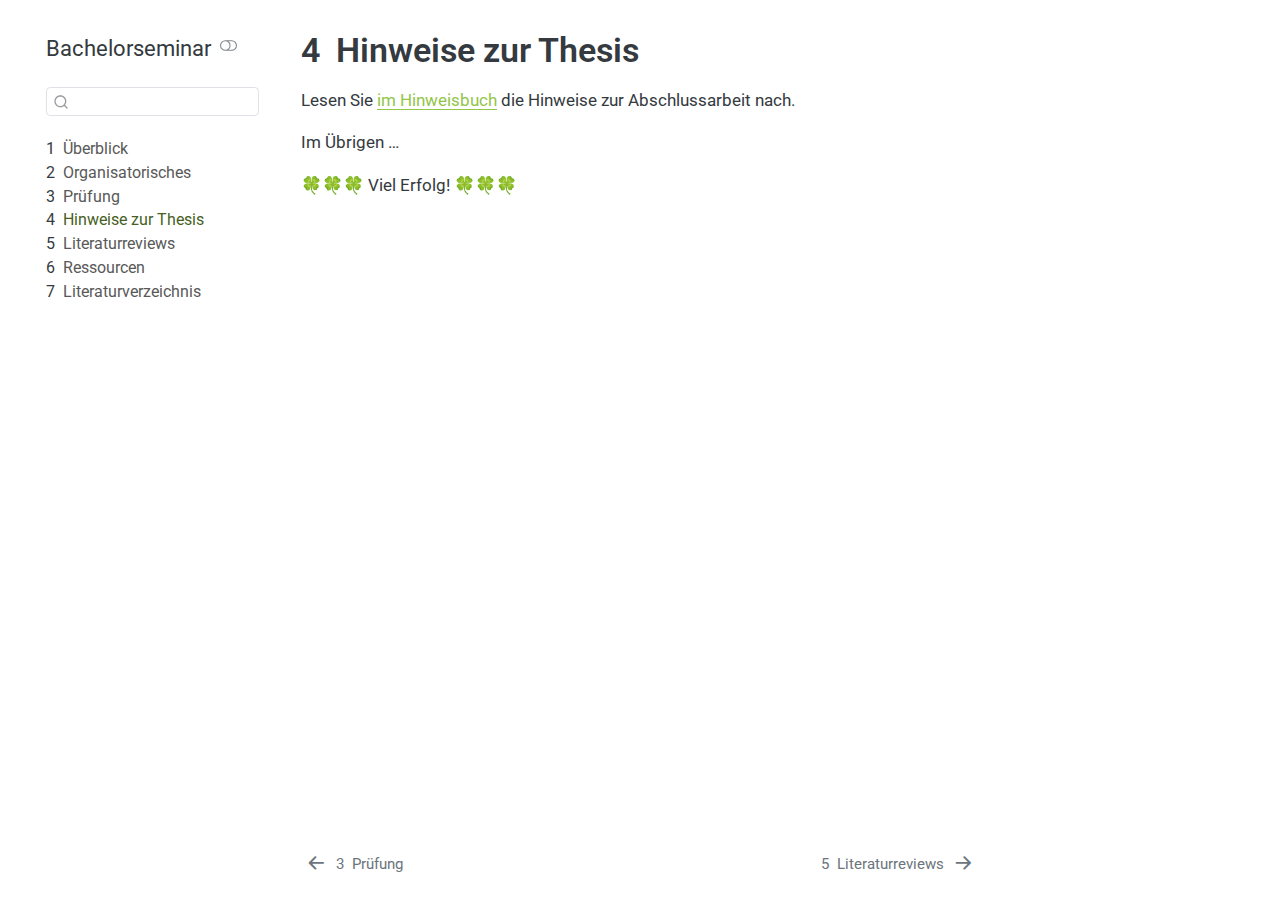
<file: _book/020-hinweise-thesis.html>
<!DOCTYPE html>
<html xmlns="http://www.w3.org/1999/xhtml" lang="de" xml:lang="de"><head>

<meta charset="utf-8">
<meta name="generator" content="quarto-1.4.513">

<meta name="viewport" content="width=device-width, initial-scale=1.0, user-scalable=yes">


<title>Bachelorseminar - 4&nbsp; Hinweise zur Thesis</title>
<style>
code{white-space: pre-wrap;}
span.smallcaps{font-variant: small-caps;}
div.columns{display: flex; gap: min(4vw, 1.5em);}
div.column{flex: auto; overflow-x: auto;}
div.hanging-indent{margin-left: 1.5em; text-indent: -1.5em;}
ul.task-list{list-style: none;}
ul.task-list li input[type="checkbox"] {
  width: 0.8em;
  margin: 0 0.8em 0.2em -1em; /* quarto-specific, see https://github.com/quarto-dev/quarto-cli/issues/4556 */ 
  vertical-align: middle;
}
</style>


<script src="site_libs/quarto-nav/quarto-nav.js"></script>
<script src="site_libs/quarto-nav/headroom.min.js"></script>
<script src="site_libs/clipboard/clipboard.min.js"></script>
<script src="site_libs/quarto-search/autocomplete.umd.js"></script>
<script src="site_libs/quarto-search/fuse.min.js"></script>
<script src="site_libs/quarto-search/quarto-search.js"></script>
<meta name="quarto:offset" content="./">
<link href="./030-reviews.html" rel="next">
<link href="./010-pruefung.html" rel="prev">
<script src="site_libs/quarto-html/quarto.js"></script>
<script src="site_libs/quarto-html/popper.min.js"></script>
<script src="site_libs/quarto-html/tippy.umd.min.js"></script>
<script src="site_libs/quarto-html/anchor.min.js"></script>
<link href="site_libs/quarto-html/tippy.css" rel="stylesheet">
<link href="site_libs/quarto-html/quarto-syntax-highlighting.css" rel="stylesheet" class="quarto-color-scheme" id="quarto-text-highlighting-styles">
<link href="site_libs/quarto-html/quarto-syntax-highlighting-dark.css" rel="prefetch" class="quarto-color-scheme quarto-color-alternate" id="quarto-text-highlighting-styles">
<script src="site_libs/bootstrap/bootstrap.min.js"></script>
<link href="site_libs/bootstrap/bootstrap-icons.css" rel="stylesheet">
<link href="site_libs/bootstrap/bootstrap.min.css" rel="stylesheet" class="quarto-color-scheme" id="quarto-bootstrap" data-mode="light">
<link href="site_libs/bootstrap/bootstrap-dark.min.css" rel="prefetch" class="quarto-color-scheme quarto-color-alternate" id="quarto-bootstrap" data-mode="dark">
<script id="quarto-search-options" type="application/json">{
  "location": "sidebar",
  "copy-button": false,
  "collapse-after": 3,
  "panel-placement": "start",
  "type": "textbox",
  "limit": 50,
  "keyboard-shortcut": [
    "f",
    "/",
    "s"
  ],
  "show-item-context": false,
  "language": {
    "search-no-results-text": "Keine Treffer",
    "search-matching-documents-text": "Treffer",
    "search-copy-link-title": "Link in die Suche kopieren",
    "search-hide-matches-text": "Zusätzliche Treffer verbergen",
    "search-more-match-text": "weitere Treffer in diesem Dokument",
    "search-more-matches-text": "weitere Treffer in diesem Dokument",
    "search-clear-button-title": "Zurücksetzen",
    "search-detached-cancel-button-title": "Abbrechen",
    "search-submit-button-title": "Abschicken",
    "search-label": "Suchen"
  }
}</script>


</head>

<body class="nav-sidebar floating">

<div id="quarto-search-results"></div>
  <header id="quarto-header" class="headroom fixed-top">
  <nav class="quarto-secondary-nav">
    <div class="container-fluid d-flex">
      <button type="button" class="quarto-btn-toggle btn" data-bs-toggle="collapse" data-bs-target=".quarto-sidebar-collapse-item" aria-controls="quarto-sidebar" aria-expanded="false" aria-label="Seitenleiste umschalten" onclick="if (window.quartoToggleHeadroom) { window.quartoToggleHeadroom(); }">
        <i class="bi bi-layout-text-sidebar-reverse"></i>
      </button>
        <nav class="quarto-page-breadcrumbs" aria-label="breadcrumb"><ol class="breadcrumb"><li class="breadcrumb-item"><a href="./020-hinweise-thesis.html"><span class="chapter-number">4</span>&nbsp; <span class="chapter-title">Hinweise zur Thesis</span></a></li></ol></nav>
        <a class="flex-grow-1" role="button" data-bs-toggle="collapse" data-bs-target=".quarto-sidebar-collapse-item" aria-controls="quarto-sidebar" aria-expanded="false" aria-label="Seitenleiste umschalten" onclick="if (window.quartoToggleHeadroom) { window.quartoToggleHeadroom(); }">      
        </a>
      <button type="button" class="btn quarto-search-button" aria-label="" onclick="window.quartoOpenSearch();">
        <i class="bi bi-search"></i>
      </button>
    </div>
  </nav>
</header>
<!-- content -->
<div id="quarto-content" class="quarto-container page-columns page-rows-contents page-layout-article">
<!-- sidebar -->
  <nav id="quarto-sidebar" class="sidebar collapse collapse-horizontal quarto-sidebar-collapse-item sidebar-navigation floating overflow-auto">
    <div class="pt-lg-2 mt-2 text-left sidebar-header">
    <div class="sidebar-title mb-0 py-0">
      <a href="./">Bachelorseminar</a> 
        <div class="sidebar-tools-main">
  <a href="" class="quarto-color-scheme-toggle quarto-navigation-tool  px-1" onclick="window.quartoToggleColorScheme(); return false;" title="Dunkelmodus umschalten"><i class="bi"></i></a>
</div>
    </div>
      </div>
        <div class="mt-2 flex-shrink-0 align-items-center">
        <div class="sidebar-search">
        <div id="quarto-search" class="" title="Suchen"></div>
        </div>
        </div>
    <div class="sidebar-menu-container"> 
    <ul class="list-unstyled mt-1">
        <li class="sidebar-item">
  <div class="sidebar-item-container"> 
  <a href="./index.html" class="sidebar-item-text sidebar-link">
 <span class="menu-text"><span class="chapter-number">1</span>&nbsp; <span class="chapter-title">Überblick</span></span></a>
  </div>
</li>
        <li class="sidebar-item">
  <div class="sidebar-item-container"> 
  <a href="./005-hinweise.html" class="sidebar-item-text sidebar-link">
 <span class="menu-text"><span class="chapter-number">2</span>&nbsp; <span class="chapter-title">Organisatorisches</span></span></a>
  </div>
</li>
        <li class="sidebar-item">
  <div class="sidebar-item-container"> 
  <a href="./010-pruefung.html" class="sidebar-item-text sidebar-link">
 <span class="menu-text"><span class="chapter-number">3</span>&nbsp; <span class="chapter-title">Prüfung</span></span></a>
  </div>
</li>
        <li class="sidebar-item">
  <div class="sidebar-item-container"> 
  <a href="./020-hinweise-thesis.html" class="sidebar-item-text sidebar-link active">
 <span class="menu-text"><span class="chapter-number">4</span>&nbsp; <span class="chapter-title">Hinweise zur Thesis</span></span></a>
  </div>
</li>
        <li class="sidebar-item">
  <div class="sidebar-item-container"> 
  <a href="./030-reviews.html" class="sidebar-item-text sidebar-link">
 <span class="menu-text"><span class="chapter-number">5</span>&nbsp; <span class="chapter-title">Literaturreviews</span></span></a>
  </div>
</li>
        <li class="sidebar-item">
  <div class="sidebar-item-container"> 
  <a href="./050-ressourcen.html" class="sidebar-item-text sidebar-link">
 <span class="menu-text"><span class="chapter-number">6</span>&nbsp; <span class="chapter-title">Ressourcen</span></span></a>
  </div>
</li>
        <li class="sidebar-item">
  <div class="sidebar-item-container"> 
  <a href="./100-Literatur.html" class="sidebar-item-text sidebar-link">
 <span class="menu-text"><span class="chapter-number">7</span>&nbsp; <span class="chapter-title">Literaturverzeichnis</span></span></a>
  </div>
</li>
    </ul>
    </div>
</nav>
<div id="quarto-sidebar-glass" class="quarto-sidebar-collapse-item" data-bs-toggle="collapse" data-bs-target=".quarto-sidebar-collapse-item"></div>
<!-- margin-sidebar -->
    <div id="quarto-margin-sidebar" class="sidebar margin-sidebar">
        
    </div>
<!-- main -->
<main class="content" id="quarto-document-content">

<header id="title-block-header" class="quarto-title-block default">
<div class="quarto-title">
<h1 class="title"><span class="chapter-number">4</span>&nbsp; <span class="chapter-title">Hinweise zur Thesis</span></h1>
</div>



<div class="quarto-title-meta">

    
  
    
  </div>
  


</header>


<p>Lesen Sie <a href="https://hinweisbuch.netlify.app/hinweise-pruefung-thesis-frame">im Hinweisbuch</a> die Hinweise zur Abschlussarbeit nach.</p>
<p>Im Übrigen …</p>
<p>🍀🍀🍀 Viel Erfolg! 🍀🍀🍀</p>



</main> <!-- /main -->
<script id="quarto-html-after-body" type="application/javascript">
window.document.addEventListener("DOMContentLoaded", function (event) {
  const toggleBodyColorMode = (bsSheetEl) => {
    const mode = bsSheetEl.getAttribute("data-mode");
    const bodyEl = window.document.querySelector("body");
    if (mode === "dark") {
      bodyEl.classList.add("quarto-dark");
      bodyEl.classList.remove("quarto-light");
    } else {
      bodyEl.classList.add("quarto-light");
      bodyEl.classList.remove("quarto-dark");
    }
  }
  const toggleBodyColorPrimary = () => {
    const bsSheetEl = window.document.querySelector("link#quarto-bootstrap");
    if (bsSheetEl) {
      toggleBodyColorMode(bsSheetEl);
    }
  }
  toggleBodyColorPrimary();  
  const disableStylesheet = (stylesheets) => {
    for (let i=0; i < stylesheets.length; i++) {
      const stylesheet = stylesheets[i];
      stylesheet.rel = 'prefetch';
    }
  }
  const enableStylesheet = (stylesheets) => {
    for (let i=0; i < stylesheets.length; i++) {
      const stylesheet = stylesheets[i];
      stylesheet.rel = 'stylesheet';
    }
  }
  const manageTransitions = (selector, allowTransitions) => {
    const els = window.document.querySelectorAll(selector);
    for (let i=0; i < els.length; i++) {
      const el = els[i];
      if (allowTransitions) {
        el.classList.remove('notransition');
      } else {
        el.classList.add('notransition');
      }
    }
  }
  const toggleGiscusIfUsed = (isAlternate, darkModeDefault) => {
    const baseTheme = document.querySelector('#giscus-base-theme')?.value ?? 'light';
    const alternateTheme = document.querySelector('#giscus-alt-theme')?.value ?? 'dark';
    let newTheme = '';
    if(darkModeDefault) {
      newTheme = isAlternate ? baseTheme : alternateTheme;
    } else {
      newTheme = isAlternate ? alternateTheme : baseTheme;
    }
    const changeGiscusTheme = () => {
      // From: https://github.com/giscus/giscus/issues/336
      const sendMessage = (message) => {
        const iframe = document.querySelector('iframe.giscus-frame');
        if (!iframe) return;
        iframe.contentWindow.postMessage({ giscus: message }, 'https://giscus.app');
      }
      sendMessage({
        setConfig: {
          theme: newTheme
        }
      });
    }
    const isGiscussLoaded = window.document.querySelector('iframe.giscus-frame') !== null;
    if (isGiscussLoaded) {
      changeGiscusTheme();
    }
  }
  const toggleColorMode = (alternate) => {
    // Switch the stylesheets
    const alternateStylesheets = window.document.querySelectorAll('link.quarto-color-scheme.quarto-color-alternate');
    manageTransitions('#quarto-margin-sidebar .nav-link', false);
    if (alternate) {
      enableStylesheet(alternateStylesheets);
      for (const sheetNode of alternateStylesheets) {
        if (sheetNode.id === "quarto-bootstrap") {
          toggleBodyColorMode(sheetNode);
        }
      }
    } else {
      disableStylesheet(alternateStylesheets);
      toggleBodyColorPrimary();
    }
    manageTransitions('#quarto-margin-sidebar .nav-link', true);
    // Switch the toggles
    const toggles = window.document.querySelectorAll('.quarto-color-scheme-toggle');
    for (let i=0; i < toggles.length; i++) {
      const toggle = toggles[i];
      if (toggle) {
        if (alternate) {
          toggle.classList.add("alternate");     
        } else {
          toggle.classList.remove("alternate");
        }
      }
    }
    // Hack to workaround the fact that safari doesn't
    // properly recolor the scrollbar when toggling (#1455)
    if (navigator.userAgent.indexOf('Safari') > 0 && navigator.userAgent.indexOf('Chrome') == -1) {
      manageTransitions("body", false);
      window.scrollTo(0, 1);
      setTimeout(() => {
        window.scrollTo(0, 0);
        manageTransitions("body", true);
      }, 40);  
    }
  }
  const isFileUrl = () => { 
    return window.location.protocol === 'file:';
  }
  const hasAlternateSentinel = () => {  
    let styleSentinel = getColorSchemeSentinel();
    if (styleSentinel !== null) {
      return styleSentinel === "alternate";
    } else {
      return false;
    }
  }
  const setStyleSentinel = (alternate) => {
    const value = alternate ? "alternate" : "default";
    if (!isFileUrl()) {
      window.localStorage.setItem("quarto-color-scheme", value);
    } else {
      localAlternateSentinel = value;
    }
  }
  const getColorSchemeSentinel = () => {
    if (!isFileUrl()) {
      const storageValue = window.localStorage.getItem("quarto-color-scheme");
      return storageValue != null ? storageValue : localAlternateSentinel;
    } else {
      return localAlternateSentinel;
    }
  }
  const darkModeDefault = false;
  let localAlternateSentinel = darkModeDefault ? 'alternate' : 'default';
  // Dark / light mode switch
  window.quartoToggleColorScheme = () => {
    // Read the current dark / light value 
    let toAlternate = !hasAlternateSentinel();
    toggleColorMode(toAlternate);
    setStyleSentinel(toAlternate);
    toggleGiscusIfUsed(toAlternate, darkModeDefault);
  };
  // Ensure there is a toggle, if there isn't float one in the top right
  if (window.document.querySelector('.quarto-color-scheme-toggle') === null) {
    const a = window.document.createElement('a');
    a.classList.add('top-right');
    a.classList.add('quarto-color-scheme-toggle');
    a.href = "";
    a.onclick = function() { try { window.quartoToggleColorScheme(); } catch {} return false; };
    const i = window.document.createElement("i");
    i.classList.add('bi');
    a.appendChild(i);
    window.document.body.appendChild(a);
  }
  // Switch to dark mode if need be
  if (hasAlternateSentinel()) {
    toggleColorMode(true);
  } else {
    toggleColorMode(false);
  }
  const icon = "";
  const anchorJS = new window.AnchorJS();
  anchorJS.options = {
    placement: 'right',
    icon: icon
  };
  anchorJS.add('.anchored');
  const isCodeAnnotation = (el) => {
    for (const clz of el.classList) {
      if (clz.startsWith('code-annotation-')) {                     
        return true;
      }
    }
    return false;
  }
  const clipboard = new window.ClipboardJS('.code-copy-button', {
    text: function(trigger) {
      const codeEl = trigger.previousElementSibling.cloneNode(true);
      for (const childEl of codeEl.children) {
        if (isCodeAnnotation(childEl)) {
          childEl.remove();
        }
      }
      return codeEl.innerText;
    }
  });
  clipboard.on('success', function(e) {
    // button target
    const button = e.trigger;
    // don't keep focus
    button.blur();
    // flash "checked"
    button.classList.add('code-copy-button-checked');
    var currentTitle = button.getAttribute("title");
    button.setAttribute("title", "Kopiert");
    let tooltip;
    if (window.bootstrap) {
      button.setAttribute("data-bs-toggle", "tooltip");
      button.setAttribute("data-bs-placement", "left");
      button.setAttribute("data-bs-title", "Kopiert");
      tooltip = new bootstrap.Tooltip(button, 
        { trigger: "manual", 
          customClass: "code-copy-button-tooltip",
          offset: [0, -8]});
      tooltip.show();    
    }
    setTimeout(function() {
      if (tooltip) {
        tooltip.hide();
        button.removeAttribute("data-bs-title");
        button.removeAttribute("data-bs-toggle");
        button.removeAttribute("data-bs-placement");
      }
      button.setAttribute("title", currentTitle);
      button.classList.remove('code-copy-button-checked');
    }, 1000);
    // clear code selection
    e.clearSelection();
  });
  function tippyHover(el, contentFn, onTriggerFn, onUntriggerFn) {
    const config = {
      allowHTML: true,
      maxWidth: 500,
      delay: 100,
      arrow: false,
      appendTo: function(el) {
          return el.parentElement;
      },
      interactive: true,
      interactiveBorder: 10,
      theme: 'quarto',
      placement: 'bottom-start',
    };
    if (contentFn) {
      config.content = contentFn;
    }
    if (onTriggerFn) {
      config.onTrigger = onTriggerFn;
    }
    if (onUntriggerFn) {
      config.onUntrigger = onUntriggerFn;
    }
    window.tippy(el, config); 
  }
  const noterefs = window.document.querySelectorAll('a[role="doc-noteref"]');
  for (var i=0; i<noterefs.length; i++) {
    const ref = noterefs[i];
    tippyHover(ref, function() {
      // use id or data attribute instead here
      let href = ref.getAttribute('data-footnote-href') || ref.getAttribute('href');
      try { href = new URL(href).hash; } catch {}
      const id = href.replace(/^#\/?/, "");
      const note = window.document.getElementById(id);
      return note.innerHTML;
    });
  }
  const xrefs = window.document.querySelectorAll('a.quarto-xref');
  const processXRef = (id, note) => {
    // Strip column container classes
    const stripColumnClz = (el) => {
      el.classList.remove("page-full", "page-columns");
      if (el.children) {
        for (const child of el.children) {
          stripColumnClz(child);
        }
      }
    }
    stripColumnClz(note)
    const typesetMath = (el) => {
      if (window.MathJax) {
        // MathJax Typeset
        window.MathJax.typeset([el]);
      } else if (window.katex) {
        // KaTeX Render
        var mathElements = el.getElementsByClassName("math");
        var macros = [];
        for (var i = 0; i < mathElements.length; i++) {
          var texText = mathElements[i].firstChild;
          if (mathElements[i].tagName == "SPAN") {
            window.katex.render(texText.data, mathElements[i], {
              displayMode: mathElements[i].classList.contains('display'),
              throwOnError: false,
              macros: macros,
              fleqn: false
            });
          }
        }
      }
    }
    if (id === null || id.startsWith('sec-')) {
      // Special case sections, only their first couple elements
      const container = document.createElement("div");
      if (note.children && note.children.length > 2) {
        container.appendChild(note.children[0].cloneNode(true));
        for (let i = 1; i < note.children.length; i++) {
          const child = note.children[i];
          if (child.tagName === "P" && child.innerText === "") {
            continue;
          } else {
            container.appendChild(child.cloneNode(true));
            break;
          }
        }
        typesetMath(container);
        return container.innerHTML
      } else {
        typesetMath(note);
        return note.innerHTML;
      }
    } else {
      // Remove any anchor links if they are present
      const anchorLink = note.querySelector('a.anchorjs-link');
      if (anchorLink) {
        anchorLink.remove();
      }
      typesetMath(note);
      return note.innerHTML;
    }
  }
  for (var i=0; i<xrefs.length; i++) {
    const xref = xrefs[i];
    tippyHover(xref, undefined, function(instance) {
      instance.disable();
      let url = xref.getAttribute('href');
      let hash = undefined; 
      if (url.startsWith('#')) {
        hash = url;
      } else {
        try { hash = new URL(url).hash; } catch {}
      }
      if (hash) {
        const id = hash.replace(/^#\/?/, "");
        const note = window.document.getElementById(id);
        if (note !== null) {
          try {
            const html = processXRef(id, note.cloneNode(true));
            instance.setContent(html);
          } finally {
            instance.enable();
            instance.show();
          }
        } else {
          // See if we can fetch this
          fetch(url.split('#')[0])
          .then(res => res.text())
          .then(html => {
            const parser = new DOMParser();
            const htmlDoc = parser.parseFromString(html, "text/html");
            const note = htmlDoc.getElementById(id);
            if (note !== null) {
              const html = processXRef(id, note);
              instance.setContent(html);
            } 
          }).finally(() => {
            instance.enable();
            instance.show();
          });
        }
      } else {
        // See if we can fetch a full url (with no hash to target)
        // This is a special case and we should probably do some content thinning / targeting
        fetch(url)
        .then(res => res.text())
        .then(html => {
          const parser = new DOMParser();
          const htmlDoc = parser.parseFromString(html, "text/html");
          const note = htmlDoc.querySelector('main.content');
          if (note !== null) {
            // This should only happen for chapter cross references
            // (since there is no id in the URL)
            // remove the first header
            if (note.children.length > 0 && note.children[0].tagName === "HEADER") {
              note.children[0].remove();
            }
            const html = processXRef(null, note);
            instance.setContent(html);
          } 
        }).finally(() => {
          instance.enable();
          instance.show();
        });
      }
    }, function(instance) {
    });
  }
      let selectedAnnoteEl;
      const selectorForAnnotation = ( cell, annotation) => {
        let cellAttr = 'data-code-cell="' + cell + '"';
        let lineAttr = 'data-code-annotation="' +  annotation + '"';
        const selector = 'span[' + cellAttr + '][' + lineAttr + ']';
        return selector;
      }
      const selectCodeLines = (annoteEl) => {
        const doc = window.document;
        const targetCell = annoteEl.getAttribute("data-target-cell");
        const targetAnnotation = annoteEl.getAttribute("data-target-annotation");
        const annoteSpan = window.document.querySelector(selectorForAnnotation(targetCell, targetAnnotation));
        const lines = annoteSpan.getAttribute("data-code-lines").split(",");
        const lineIds = lines.map((line) => {
          return targetCell + "-" + line;
        })
        let top = null;
        let height = null;
        let parent = null;
        if (lineIds.length > 0) {
            //compute the position of the single el (top and bottom and make a div)
            const el = window.document.getElementById(lineIds[0]);
            top = el.offsetTop;
            height = el.offsetHeight;
            parent = el.parentElement.parentElement;
          if (lineIds.length > 1) {
            const lastEl = window.document.getElementById(lineIds[lineIds.length - 1]);
            const bottom = lastEl.offsetTop + lastEl.offsetHeight;
            height = bottom - top;
          }
          if (top !== null && height !== null && parent !== null) {
            // cook up a div (if necessary) and position it 
            let div = window.document.getElementById("code-annotation-line-highlight");
            if (div === null) {
              div = window.document.createElement("div");
              div.setAttribute("id", "code-annotation-line-highlight");
              div.style.position = 'absolute';
              parent.appendChild(div);
            }
            div.style.top = top - 2 + "px";
            div.style.height = height + 4 + "px";
            div.style.left = 0;
            let gutterDiv = window.document.getElementById("code-annotation-line-highlight-gutter");
            if (gutterDiv === null) {
              gutterDiv = window.document.createElement("div");
              gutterDiv.setAttribute("id", "code-annotation-line-highlight-gutter");
              gutterDiv.style.position = 'absolute';
              const codeCell = window.document.getElementById(targetCell);
              const gutter = codeCell.querySelector('.code-annotation-gutter');
              gutter.appendChild(gutterDiv);
            }
            gutterDiv.style.top = top - 2 + "px";
            gutterDiv.style.height = height + 4 + "px";
          }
          selectedAnnoteEl = annoteEl;
        }
      };
      const unselectCodeLines = () => {
        const elementsIds = ["code-annotation-line-highlight", "code-annotation-line-highlight-gutter"];
        elementsIds.forEach((elId) => {
          const div = window.document.getElementById(elId);
          if (div) {
            div.remove();
          }
        });
        selectedAnnoteEl = undefined;
      };
        // Handle positioning of the toggle
    window.addEventListener(
      "resize",
      throttle(() => {
        elRect = undefined;
        if (selectedAnnoteEl) {
          selectCodeLines(selectedAnnoteEl);
        }
      }, 10)
    );
    function throttle(fn, ms) {
    let throttle = false;
    let timer;
      return (...args) => {
        if(!throttle) { // first call gets through
            fn.apply(this, args);
            throttle = true;
        } else { // all the others get throttled
            if(timer) clearTimeout(timer); // cancel #2
            timer = setTimeout(() => {
              fn.apply(this, args);
              timer = throttle = false;
            }, ms);
        }
      };
    }
      // Attach click handler to the DT
      const annoteDls = window.document.querySelectorAll('dt[data-target-cell]');
      for (const annoteDlNode of annoteDls) {
        annoteDlNode.addEventListener('click', (event) => {
          const clickedEl = event.target;
          if (clickedEl !== selectedAnnoteEl) {
            unselectCodeLines();
            const activeEl = window.document.querySelector('dt[data-target-cell].code-annotation-active');
            if (activeEl) {
              activeEl.classList.remove('code-annotation-active');
            }
            selectCodeLines(clickedEl);
            clickedEl.classList.add('code-annotation-active');
          } else {
            // Unselect the line
            unselectCodeLines();
            clickedEl.classList.remove('code-annotation-active');
          }
        });
      }
  const findCites = (el) => {
    const parentEl = el.parentElement;
    if (parentEl) {
      const cites = parentEl.dataset.cites;
      if (cites) {
        return {
          el,
          cites: cites.split(' ')
        };
      } else {
        return findCites(el.parentElement)
      }
    } else {
      return undefined;
    }
  };
  var bibliorefs = window.document.querySelectorAll('a[role="doc-biblioref"]');
  for (var i=0; i<bibliorefs.length; i++) {
    const ref = bibliorefs[i];
    const citeInfo = findCites(ref);
    if (citeInfo) {
      tippyHover(citeInfo.el, function() {
        var popup = window.document.createElement('div');
        citeInfo.cites.forEach(function(cite) {
          var citeDiv = window.document.createElement('div');
          citeDiv.classList.add('hanging-indent');
          citeDiv.classList.add('csl-entry');
          var biblioDiv = window.document.getElementById('ref-' + cite);
          if (biblioDiv) {
            citeDiv.innerHTML = biblioDiv.innerHTML;
          }
          popup.appendChild(citeDiv);
        });
        return popup.innerHTML;
      });
    }
  }
});
</script>
<nav class="page-navigation">
  <div class="nav-page nav-page-previous">
      <a href="./010-pruefung.html" class="pagination-link  aria-label=" &lt;span="">
        <i class="bi bi-arrow-left-short"></i> <span class="nav-page-text"><span class="chapter-number">3</span>&nbsp; <span class="chapter-title">Prüfung</span></span>
      </a>          
  </div>
  <div class="nav-page nav-page-next">
      <a href="./030-reviews.html" class="pagination-link" aria-label="<span class='chapter-number'>5</span>&nbsp; <span class='chapter-title'>Literaturreviews</span>">
        <span class="nav-page-text"><span class="chapter-number">5</span>&nbsp; <span class="chapter-title">Literaturreviews</span></span> <i class="bi bi-arrow-right-short"></i>
      </a>
  </div>
</nav>
</div> <!-- /content -->




</body></html>
</file>
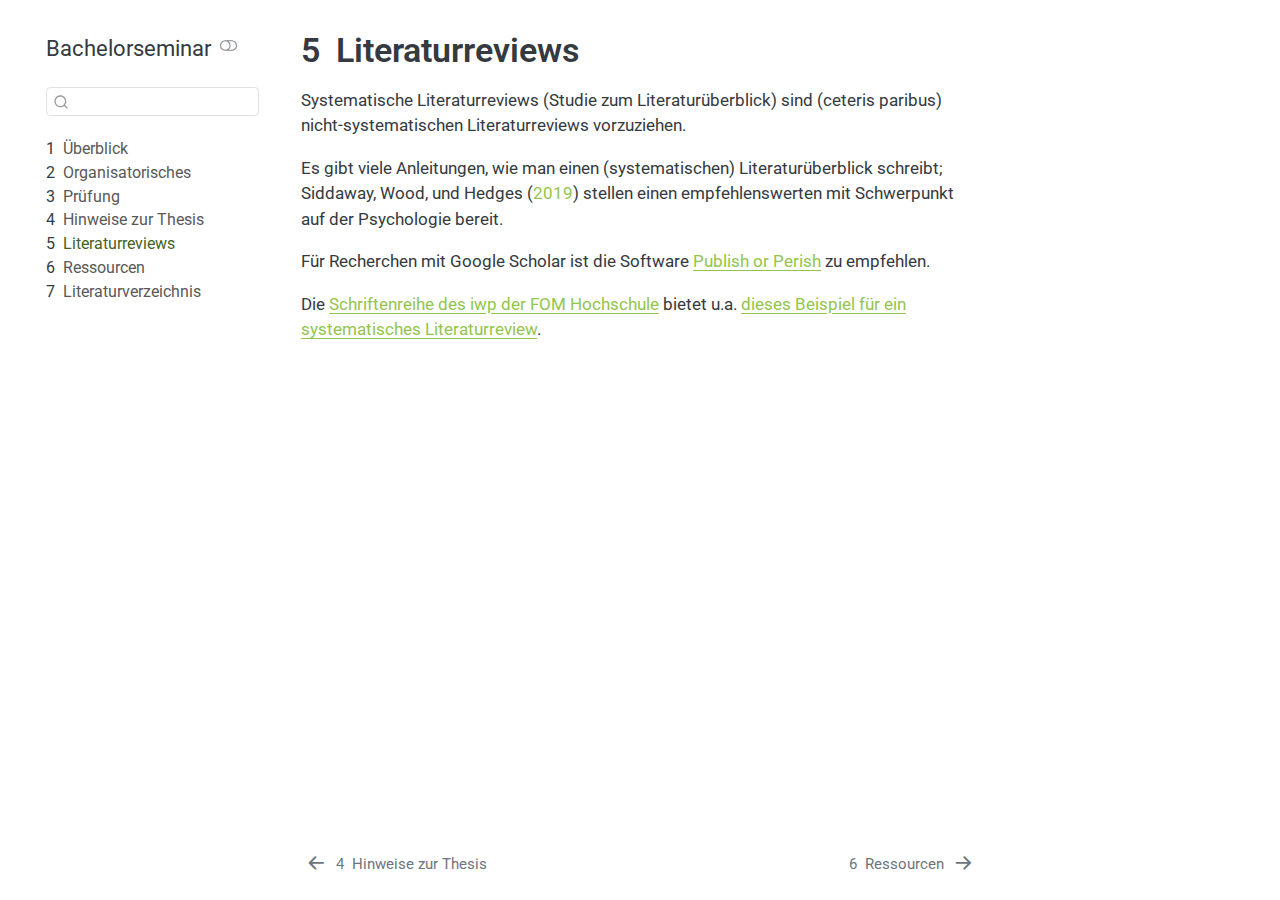
<file: _book/030-reviews.html>
<!DOCTYPE html>
<html xmlns="http://www.w3.org/1999/xhtml" lang="de" xml:lang="de"><head>

<meta charset="utf-8">
<meta name="generator" content="quarto-1.4.513">

<meta name="viewport" content="width=device-width, initial-scale=1.0, user-scalable=yes">


<title>Bachelorseminar - 5&nbsp; Literaturreviews</title>
<style>
code{white-space: pre-wrap;}
span.smallcaps{font-variant: small-caps;}
div.columns{display: flex; gap: min(4vw, 1.5em);}
div.column{flex: auto; overflow-x: auto;}
div.hanging-indent{margin-left: 1.5em; text-indent: -1.5em;}
ul.task-list{list-style: none;}
ul.task-list li input[type="checkbox"] {
  width: 0.8em;
  margin: 0 0.8em 0.2em -1em; /* quarto-specific, see https://github.com/quarto-dev/quarto-cli/issues/4556 */ 
  vertical-align: middle;
}
/* CSS for citations */
div.csl-bib-body { }
div.csl-entry {
  clear: both;
  margin-bottom: 0em;
}
.hanging-indent div.csl-entry {
  margin-left:2em;
  text-indent:-2em;
}
div.csl-left-margin {
  min-width:2em;
  float:left;
}
div.csl-right-inline {
  margin-left:2em;
  padding-left:1em;
}
div.csl-indent {
  margin-left: 2em;
}</style>


<script src="site_libs/quarto-nav/quarto-nav.js"></script>
<script src="site_libs/quarto-nav/headroom.min.js"></script>
<script src="site_libs/clipboard/clipboard.min.js"></script>
<script src="site_libs/quarto-search/autocomplete.umd.js"></script>
<script src="site_libs/quarto-search/fuse.min.js"></script>
<script src="site_libs/quarto-search/quarto-search.js"></script>
<meta name="quarto:offset" content="./">
<link href="./050-ressourcen.html" rel="next">
<link href="./020-hinweise-thesis.html" rel="prev">
<script src="site_libs/quarto-html/quarto.js"></script>
<script src="site_libs/quarto-html/popper.min.js"></script>
<script src="site_libs/quarto-html/tippy.umd.min.js"></script>
<script src="site_libs/quarto-html/anchor.min.js"></script>
<link href="site_libs/quarto-html/tippy.css" rel="stylesheet">
<link href="site_libs/quarto-html/quarto-syntax-highlighting.css" rel="stylesheet" class="quarto-color-scheme" id="quarto-text-highlighting-styles">
<link href="site_libs/quarto-html/quarto-syntax-highlighting-dark.css" rel="prefetch" class="quarto-color-scheme quarto-color-alternate" id="quarto-text-highlighting-styles">
<script src="site_libs/bootstrap/bootstrap.min.js"></script>
<link href="site_libs/bootstrap/bootstrap-icons.css" rel="stylesheet">
<link href="site_libs/bootstrap/bootstrap.min.css" rel="stylesheet" class="quarto-color-scheme" id="quarto-bootstrap" data-mode="light">
<link href="site_libs/bootstrap/bootstrap-dark.min.css" rel="prefetch" class="quarto-color-scheme quarto-color-alternate" id="quarto-bootstrap" data-mode="dark">
<script id="quarto-search-options" type="application/json">{
  "location": "sidebar",
  "copy-button": false,
  "collapse-after": 3,
  "panel-placement": "start",
  "type": "textbox",
  "limit": 50,
  "keyboard-shortcut": [
    "f",
    "/",
    "s"
  ],
  "show-item-context": false,
  "language": {
    "search-no-results-text": "Keine Treffer",
    "search-matching-documents-text": "Treffer",
    "search-copy-link-title": "Link in die Suche kopieren",
    "search-hide-matches-text": "Zusätzliche Treffer verbergen",
    "search-more-match-text": "weitere Treffer in diesem Dokument",
    "search-more-matches-text": "weitere Treffer in diesem Dokument",
    "search-clear-button-title": "Zurücksetzen",
    "search-detached-cancel-button-title": "Abbrechen",
    "search-submit-button-title": "Abschicken",
    "search-label": "Suchen"
  }
}</script>


</head>

<body class="nav-sidebar floating">

<div id="quarto-search-results"></div>
  <header id="quarto-header" class="headroom fixed-top">
  <nav class="quarto-secondary-nav">
    <div class="container-fluid d-flex">
      <button type="button" class="quarto-btn-toggle btn" data-bs-toggle="collapse" data-bs-target=".quarto-sidebar-collapse-item" aria-controls="quarto-sidebar" aria-expanded="false" aria-label="Seitenleiste umschalten" onclick="if (window.quartoToggleHeadroom) { window.quartoToggleHeadroom(); }">
        <i class="bi bi-layout-text-sidebar-reverse"></i>
      </button>
        <nav class="quarto-page-breadcrumbs" aria-label="breadcrumb"><ol class="breadcrumb"><li class="breadcrumb-item"><a href="./030-reviews.html"><span class="chapter-number">5</span>&nbsp; <span class="chapter-title">Literaturreviews</span></a></li></ol></nav>
        <a class="flex-grow-1" role="button" data-bs-toggle="collapse" data-bs-target=".quarto-sidebar-collapse-item" aria-controls="quarto-sidebar" aria-expanded="false" aria-label="Seitenleiste umschalten" onclick="if (window.quartoToggleHeadroom) { window.quartoToggleHeadroom(); }">      
        </a>
      <button type="button" class="btn quarto-search-button" aria-label="" onclick="window.quartoOpenSearch();">
        <i class="bi bi-search"></i>
      </button>
    </div>
  </nav>
</header>
<!-- content -->
<div id="quarto-content" class="quarto-container page-columns page-rows-contents page-layout-article">
<!-- sidebar -->
  <nav id="quarto-sidebar" class="sidebar collapse collapse-horizontal quarto-sidebar-collapse-item sidebar-navigation floating overflow-auto">
    <div class="pt-lg-2 mt-2 text-left sidebar-header">
    <div class="sidebar-title mb-0 py-0">
      <a href="./">Bachelorseminar</a> 
        <div class="sidebar-tools-main">
  <a href="" class="quarto-color-scheme-toggle quarto-navigation-tool  px-1" onclick="window.quartoToggleColorScheme(); return false;" title="Dunkelmodus umschalten"><i class="bi"></i></a>
</div>
    </div>
      </div>
        <div class="mt-2 flex-shrink-0 align-items-center">
        <div class="sidebar-search">
        <div id="quarto-search" class="" title="Suchen"></div>
        </div>
        </div>
    <div class="sidebar-menu-container"> 
    <ul class="list-unstyled mt-1">
        <li class="sidebar-item">
  <div class="sidebar-item-container"> 
  <a href="./index.html" class="sidebar-item-text sidebar-link">
 <span class="menu-text"><span class="chapter-number">1</span>&nbsp; <span class="chapter-title">Überblick</span></span></a>
  </div>
</li>
        <li class="sidebar-item">
  <div class="sidebar-item-container"> 
  <a href="./005-hinweise.html" class="sidebar-item-text sidebar-link">
 <span class="menu-text"><span class="chapter-number">2</span>&nbsp; <span class="chapter-title">Organisatorisches</span></span></a>
  </div>
</li>
        <li class="sidebar-item">
  <div class="sidebar-item-container"> 
  <a href="./010-pruefung.html" class="sidebar-item-text sidebar-link">
 <span class="menu-text"><span class="chapter-number">3</span>&nbsp; <span class="chapter-title">Prüfung</span></span></a>
  </div>
</li>
        <li class="sidebar-item">
  <div class="sidebar-item-container"> 
  <a href="./020-hinweise-thesis.html" class="sidebar-item-text sidebar-link">
 <span class="menu-text"><span class="chapter-number">4</span>&nbsp; <span class="chapter-title">Hinweise zur Thesis</span></span></a>
  </div>
</li>
        <li class="sidebar-item">
  <div class="sidebar-item-container"> 
  <a href="./030-reviews.html" class="sidebar-item-text sidebar-link active">
 <span class="menu-text"><span class="chapter-number">5</span>&nbsp; <span class="chapter-title">Literaturreviews</span></span></a>
  </div>
</li>
        <li class="sidebar-item">
  <div class="sidebar-item-container"> 
  <a href="./050-ressourcen.html" class="sidebar-item-text sidebar-link">
 <span class="menu-text"><span class="chapter-number">6</span>&nbsp; <span class="chapter-title">Ressourcen</span></span></a>
  </div>
</li>
        <li class="sidebar-item">
  <div class="sidebar-item-container"> 
  <a href="./100-Literatur.html" class="sidebar-item-text sidebar-link">
 <span class="menu-text"><span class="chapter-number">7</span>&nbsp; <span class="chapter-title">Literaturverzeichnis</span></span></a>
  </div>
</li>
    </ul>
    </div>
</nav>
<div id="quarto-sidebar-glass" class="quarto-sidebar-collapse-item" data-bs-toggle="collapse" data-bs-target=".quarto-sidebar-collapse-item"></div>
<!-- margin-sidebar -->
    <div id="quarto-margin-sidebar" class="sidebar margin-sidebar">
        
    </div>
<!-- main -->
<main class="content" id="quarto-document-content">

<header id="title-block-header" class="quarto-title-block default">
<div class="quarto-title">
<h1 class="title"><span class="chapter-number">5</span>&nbsp; <span class="chapter-title">Literaturreviews</span></h1>
</div>



<div class="quarto-title-meta">

    
  
    
  </div>
  


</header>


<p>Systematische Literaturreviews (Studie zum Literaturüberblick) sind (ceteris paribus) nicht-systematischen Literaturreviews vorzuziehen.</p>
<p>Es gibt viele Anleitungen, wie man einen (systematischen) Literaturüberblick schreibt; <span class="citation" data-cites="siddaway_how_2019">Siddaway, Wood, und Hedges (<a href="100-Literatur.html#ref-siddaway_how_2019" role="doc-biblioref">2019</a>)</span> stellen einen empfehlenswerten mit Schwerpunkt auf der Psychologie bereit.</p>
<p>Für Recherchen mit Google Scholar ist die Software <a href="https://harzing.com/resources/publish-or-perish/windows">Publish or Perish</a> zu empfehlen.</p>
<p>Die <a href="https://forschung.fom.de/forschung/institute/iwp/publikationen.html">Schriftenreihe des iwp der FOM Hochschule</a> bietet u.a. <a href="https://forschung.fom.de/fileadmin/fom/forschung/iwp/Schriftenreihe/FOM-Forschung-iwp-Schriftenreihe-Band-12-Dosch-Kathrin-Unternehmertyp-2022.pdf">dieses Beispiel für ein systematisches Literaturreview</a>.</p>


<div id="refs" class="references csl-bib-body hanging-indent" data-entry-spacing="0" role="list" style="display: none">
<div id="ref-siddaway_how_2019" class="csl-entry" role="listitem">
Siddaway, Andy P., Alex M. Wood, und Larry V. Hedges. 2019. <span>„How to <span>Do</span> a <span>Systematic Review</span>: <span>A Best Practice Guide</span> for <span>Conducting</span> and <span>Reporting Narrative Reviews</span>, <span>Meta-Analyses</span>, and <span>Meta-Syntheses</span>“</span>. <em>Annual Review of Psychology</em> 70 (1): 747–70. <a href="https://doi.org/10.1146/annurev-psych-010418-102803">https://doi.org/10.1146/annurev-psych-010418-102803</a>.
</div>
</div>

</main> <!-- /main -->
<script id="quarto-html-after-body" type="application/javascript">
window.document.addEventListener("DOMContentLoaded", function (event) {
  const toggleBodyColorMode = (bsSheetEl) => {
    const mode = bsSheetEl.getAttribute("data-mode");
    const bodyEl = window.document.querySelector("body");
    if (mode === "dark") {
      bodyEl.classList.add("quarto-dark");
      bodyEl.classList.remove("quarto-light");
    } else {
      bodyEl.classList.add("quarto-light");
      bodyEl.classList.remove("quarto-dark");
    }
  }
  const toggleBodyColorPrimary = () => {
    const bsSheetEl = window.document.querySelector("link#quarto-bootstrap");
    if (bsSheetEl) {
      toggleBodyColorMode(bsSheetEl);
    }
  }
  toggleBodyColorPrimary();  
  const disableStylesheet = (stylesheets) => {
    for (let i=0; i < stylesheets.length; i++) {
      const stylesheet = stylesheets[i];
      stylesheet.rel = 'prefetch';
    }
  }
  const enableStylesheet = (stylesheets) => {
    for (let i=0; i < stylesheets.length; i++) {
      const stylesheet = stylesheets[i];
      stylesheet.rel = 'stylesheet';
    }
  }
  const manageTransitions = (selector, allowTransitions) => {
    const els = window.document.querySelectorAll(selector);
    for (let i=0; i < els.length; i++) {
      const el = els[i];
      if (allowTransitions) {
        el.classList.remove('notransition');
      } else {
        el.classList.add('notransition');
      }
    }
  }
  const toggleGiscusIfUsed = (isAlternate, darkModeDefault) => {
    const baseTheme = document.querySelector('#giscus-base-theme')?.value ?? 'light';
    const alternateTheme = document.querySelector('#giscus-alt-theme')?.value ?? 'dark';
    let newTheme = '';
    if(darkModeDefault) {
      newTheme = isAlternate ? baseTheme : alternateTheme;
    } else {
      newTheme = isAlternate ? alternateTheme : baseTheme;
    }
    const changeGiscusTheme = () => {
      // From: https://github.com/giscus/giscus/issues/336
      const sendMessage = (message) => {
        const iframe = document.querySelector('iframe.giscus-frame');
        if (!iframe) return;
        iframe.contentWindow.postMessage({ giscus: message }, 'https://giscus.app');
      }
      sendMessage({
        setConfig: {
          theme: newTheme
        }
      });
    }
    const isGiscussLoaded = window.document.querySelector('iframe.giscus-frame') !== null;
    if (isGiscussLoaded) {
      changeGiscusTheme();
    }
  }
  const toggleColorMode = (alternate) => {
    // Switch the stylesheets
    const alternateStylesheets = window.document.querySelectorAll('link.quarto-color-scheme.quarto-color-alternate');
    manageTransitions('#quarto-margin-sidebar .nav-link', false);
    if (alternate) {
      enableStylesheet(alternateStylesheets);
      for (const sheetNode of alternateStylesheets) {
        if (sheetNode.id === "quarto-bootstrap") {
          toggleBodyColorMode(sheetNode);
        }
      }
    } else {
      disableStylesheet(alternateStylesheets);
      toggleBodyColorPrimary();
    }
    manageTransitions('#quarto-margin-sidebar .nav-link', true);
    // Switch the toggles
    const toggles = window.document.querySelectorAll('.quarto-color-scheme-toggle');
    for (let i=0; i < toggles.length; i++) {
      const toggle = toggles[i];
      if (toggle) {
        if (alternate) {
          toggle.classList.add("alternate");     
        } else {
          toggle.classList.remove("alternate");
        }
      }
    }
    // Hack to workaround the fact that safari doesn't
    // properly recolor the scrollbar when toggling (#1455)
    if (navigator.userAgent.indexOf('Safari') > 0 && navigator.userAgent.indexOf('Chrome') == -1) {
      manageTransitions("body", false);
      window.scrollTo(0, 1);
      setTimeout(() => {
        window.scrollTo(0, 0);
        manageTransitions("body", true);
      }, 40);  
    }
  }
  const isFileUrl = () => { 
    return window.location.protocol === 'file:';
  }
  const hasAlternateSentinel = () => {  
    let styleSentinel = getColorSchemeSentinel();
    if (styleSentinel !== null) {
      return styleSentinel === "alternate";
    } else {
      return false;
    }
  }
  const setStyleSentinel = (alternate) => {
    const value = alternate ? "alternate" : "default";
    if (!isFileUrl()) {
      window.localStorage.setItem("quarto-color-scheme", value);
    } else {
      localAlternateSentinel = value;
    }
  }
  const getColorSchemeSentinel = () => {
    if (!isFileUrl()) {
      const storageValue = window.localStorage.getItem("quarto-color-scheme");
      return storageValue != null ? storageValue : localAlternateSentinel;
    } else {
      return localAlternateSentinel;
    }
  }
  const darkModeDefault = false;
  let localAlternateSentinel = darkModeDefault ? 'alternate' : 'default';
  // Dark / light mode switch
  window.quartoToggleColorScheme = () => {
    // Read the current dark / light value 
    let toAlternate = !hasAlternateSentinel();
    toggleColorMode(toAlternate);
    setStyleSentinel(toAlternate);
    toggleGiscusIfUsed(toAlternate, darkModeDefault);
  };
  // Ensure there is a toggle, if there isn't float one in the top right
  if (window.document.querySelector('.quarto-color-scheme-toggle') === null) {
    const a = window.document.createElement('a');
    a.classList.add('top-right');
    a.classList.add('quarto-color-scheme-toggle');
    a.href = "";
    a.onclick = function() { try { window.quartoToggleColorScheme(); } catch {} return false; };
    const i = window.document.createElement("i");
    i.classList.add('bi');
    a.appendChild(i);
    window.document.body.appendChild(a);
  }
  // Switch to dark mode if need be
  if (hasAlternateSentinel()) {
    toggleColorMode(true);
  } else {
    toggleColorMode(false);
  }
  const icon = "";
  const anchorJS = new window.AnchorJS();
  anchorJS.options = {
    placement: 'right',
    icon: icon
  };
  anchorJS.add('.anchored');
  const isCodeAnnotation = (el) => {
    for (const clz of el.classList) {
      if (clz.startsWith('code-annotation-')) {                     
        return true;
      }
    }
    return false;
  }
  const clipboard = new window.ClipboardJS('.code-copy-button', {
    text: function(trigger) {
      const codeEl = trigger.previousElementSibling.cloneNode(true);
      for (const childEl of codeEl.children) {
        if (isCodeAnnotation(childEl)) {
          childEl.remove();
        }
      }
      return codeEl.innerText;
    }
  });
  clipboard.on('success', function(e) {
    // button target
    const button = e.trigger;
    // don't keep focus
    button.blur();
    // flash "checked"
    button.classList.add('code-copy-button-checked');
    var currentTitle = button.getAttribute("title");
    button.setAttribute("title", "Kopiert");
    let tooltip;
    if (window.bootstrap) {
      button.setAttribute("data-bs-toggle", "tooltip");
      button.setAttribute("data-bs-placement", "left");
      button.setAttribute("data-bs-title", "Kopiert");
      tooltip = new bootstrap.Tooltip(button, 
        { trigger: "manual", 
          customClass: "code-copy-button-tooltip",
          offset: [0, -8]});
      tooltip.show();    
    }
    setTimeout(function() {
      if (tooltip) {
        tooltip.hide();
        button.removeAttribute("data-bs-title");
        button.removeAttribute("data-bs-toggle");
        button.removeAttribute("data-bs-placement");
      }
      button.setAttribute("title", currentTitle);
      button.classList.remove('code-copy-button-checked');
    }, 1000);
    // clear code selection
    e.clearSelection();
  });
  function tippyHover(el, contentFn, onTriggerFn, onUntriggerFn) {
    const config = {
      allowHTML: true,
      maxWidth: 500,
      delay: 100,
      arrow: false,
      appendTo: function(el) {
          return el.parentElement;
      },
      interactive: true,
      interactiveBorder: 10,
      theme: 'quarto',
      placement: 'bottom-start',
    };
    if (contentFn) {
      config.content = contentFn;
    }
    if (onTriggerFn) {
      config.onTrigger = onTriggerFn;
    }
    if (onUntriggerFn) {
      config.onUntrigger = onUntriggerFn;
    }
    window.tippy(el, config); 
  }
  const noterefs = window.document.querySelectorAll('a[role="doc-noteref"]');
  for (var i=0; i<noterefs.length; i++) {
    const ref = noterefs[i];
    tippyHover(ref, function() {
      // use id or data attribute instead here
      let href = ref.getAttribute('data-footnote-href') || ref.getAttribute('href');
      try { href = new URL(href).hash; } catch {}
      const id = href.replace(/^#\/?/, "");
      const note = window.document.getElementById(id);
      return note.innerHTML;
    });
  }
  const xrefs = window.document.querySelectorAll('a.quarto-xref');
  const processXRef = (id, note) => {
    // Strip column container classes
    const stripColumnClz = (el) => {
      el.classList.remove("page-full", "page-columns");
      if (el.children) {
        for (const child of el.children) {
          stripColumnClz(child);
        }
      }
    }
    stripColumnClz(note)
    const typesetMath = (el) => {
      if (window.MathJax) {
        // MathJax Typeset
        window.MathJax.typeset([el]);
      } else if (window.katex) {
        // KaTeX Render
        var mathElements = el.getElementsByClassName("math");
        var macros = [];
        for (var i = 0; i < mathElements.length; i++) {
          var texText = mathElements[i].firstChild;
          if (mathElements[i].tagName == "SPAN") {
            window.katex.render(texText.data, mathElements[i], {
              displayMode: mathElements[i].classList.contains('display'),
              throwOnError: false,
              macros: macros,
              fleqn: false
            });
          }
        }
      }
    }
    if (id === null || id.startsWith('sec-')) {
      // Special case sections, only their first couple elements
      const container = document.createElement("div");
      if (note.children && note.children.length > 2) {
        container.appendChild(note.children[0].cloneNode(true));
        for (let i = 1; i < note.children.length; i++) {
          const child = note.children[i];
          if (child.tagName === "P" && child.innerText === "") {
            continue;
          } else {
            container.appendChild(child.cloneNode(true));
            break;
          }
        }
        typesetMath(container);
        return container.innerHTML
      } else {
        typesetMath(note);
        return note.innerHTML;
      }
    } else {
      // Remove any anchor links if they are present
      const anchorLink = note.querySelector('a.anchorjs-link');
      if (anchorLink) {
        anchorLink.remove();
      }
      typesetMath(note);
      return note.innerHTML;
    }
  }
  for (var i=0; i<xrefs.length; i++) {
    const xref = xrefs[i];
    tippyHover(xref, undefined, function(instance) {
      instance.disable();
      let url = xref.getAttribute('href');
      let hash = undefined; 
      if (url.startsWith('#')) {
        hash = url;
      } else {
        try { hash = new URL(url).hash; } catch {}
      }
      if (hash) {
        const id = hash.replace(/^#\/?/, "");
        const note = window.document.getElementById(id);
        if (note !== null) {
          try {
            const html = processXRef(id, note.cloneNode(true));
            instance.setContent(html);
          } finally {
            instance.enable();
            instance.show();
          }
        } else {
          // See if we can fetch this
          fetch(url.split('#')[0])
          .then(res => res.text())
          .then(html => {
            const parser = new DOMParser();
            const htmlDoc = parser.parseFromString(html, "text/html");
            const note = htmlDoc.getElementById(id);
            if (note !== null) {
              const html = processXRef(id, note);
              instance.setContent(html);
            } 
          }).finally(() => {
            instance.enable();
            instance.show();
          });
        }
      } else {
        // See if we can fetch a full url (with no hash to target)
        // This is a special case and we should probably do some content thinning / targeting
        fetch(url)
        .then(res => res.text())
        .then(html => {
          const parser = new DOMParser();
          const htmlDoc = parser.parseFromString(html, "text/html");
          const note = htmlDoc.querySelector('main.content');
          if (note !== null) {
            // This should only happen for chapter cross references
            // (since there is no id in the URL)
            // remove the first header
            if (note.children.length > 0 && note.children[0].tagName === "HEADER") {
              note.children[0].remove();
            }
            const html = processXRef(null, note);
            instance.setContent(html);
          } 
        }).finally(() => {
          instance.enable();
          instance.show();
        });
      }
    }, function(instance) {
    });
  }
      let selectedAnnoteEl;
      const selectorForAnnotation = ( cell, annotation) => {
        let cellAttr = 'data-code-cell="' + cell + '"';
        let lineAttr = 'data-code-annotation="' +  annotation + '"';
        const selector = 'span[' + cellAttr + '][' + lineAttr + ']';
        return selector;
      }
      const selectCodeLines = (annoteEl) => {
        const doc = window.document;
        const targetCell = annoteEl.getAttribute("data-target-cell");
        const targetAnnotation = annoteEl.getAttribute("data-target-annotation");
        const annoteSpan = window.document.querySelector(selectorForAnnotation(targetCell, targetAnnotation));
        const lines = annoteSpan.getAttribute("data-code-lines").split(",");
        const lineIds = lines.map((line) => {
          return targetCell + "-" + line;
        })
        let top = null;
        let height = null;
        let parent = null;
        if (lineIds.length > 0) {
            //compute the position of the single el (top and bottom and make a div)
            const el = window.document.getElementById(lineIds[0]);
            top = el.offsetTop;
            height = el.offsetHeight;
            parent = el.parentElement.parentElement;
          if (lineIds.length > 1) {
            const lastEl = window.document.getElementById(lineIds[lineIds.length - 1]);
            const bottom = lastEl.offsetTop + lastEl.offsetHeight;
            height = bottom - top;
          }
          if (top !== null && height !== null && parent !== null) {
            // cook up a div (if necessary) and position it 
            let div = window.document.getElementById("code-annotation-line-highlight");
            if (div === null) {
              div = window.document.createElement("div");
              div.setAttribute("id", "code-annotation-line-highlight");
              div.style.position = 'absolute';
              parent.appendChild(div);
            }
            div.style.top = top - 2 + "px";
            div.style.height = height + 4 + "px";
            div.style.left = 0;
            let gutterDiv = window.document.getElementById("code-annotation-line-highlight-gutter");
            if (gutterDiv === null) {
              gutterDiv = window.document.createElement("div");
              gutterDiv.setAttribute("id", "code-annotation-line-highlight-gutter");
              gutterDiv.style.position = 'absolute';
              const codeCell = window.document.getElementById(targetCell);
              const gutter = codeCell.querySelector('.code-annotation-gutter');
              gutter.appendChild(gutterDiv);
            }
            gutterDiv.style.top = top - 2 + "px";
            gutterDiv.style.height = height + 4 + "px";
          }
          selectedAnnoteEl = annoteEl;
        }
      };
      const unselectCodeLines = () => {
        const elementsIds = ["code-annotation-line-highlight", "code-annotation-line-highlight-gutter"];
        elementsIds.forEach((elId) => {
          const div = window.document.getElementById(elId);
          if (div) {
            div.remove();
          }
        });
        selectedAnnoteEl = undefined;
      };
        // Handle positioning of the toggle
    window.addEventListener(
      "resize",
      throttle(() => {
        elRect = undefined;
        if (selectedAnnoteEl) {
          selectCodeLines(selectedAnnoteEl);
        }
      }, 10)
    );
    function throttle(fn, ms) {
    let throttle = false;
    let timer;
      return (...args) => {
        if(!throttle) { // first call gets through
            fn.apply(this, args);
            throttle = true;
        } else { // all the others get throttled
            if(timer) clearTimeout(timer); // cancel #2
            timer = setTimeout(() => {
              fn.apply(this, args);
              timer = throttle = false;
            }, ms);
        }
      };
    }
      // Attach click handler to the DT
      const annoteDls = window.document.querySelectorAll('dt[data-target-cell]');
      for (const annoteDlNode of annoteDls) {
        annoteDlNode.addEventListener('click', (event) => {
          const clickedEl = event.target;
          if (clickedEl !== selectedAnnoteEl) {
            unselectCodeLines();
            const activeEl = window.document.querySelector('dt[data-target-cell].code-annotation-active');
            if (activeEl) {
              activeEl.classList.remove('code-annotation-active');
            }
            selectCodeLines(clickedEl);
            clickedEl.classList.add('code-annotation-active');
          } else {
            // Unselect the line
            unselectCodeLines();
            clickedEl.classList.remove('code-annotation-active');
          }
        });
      }
  const findCites = (el) => {
    const parentEl = el.parentElement;
    if (parentEl) {
      const cites = parentEl.dataset.cites;
      if (cites) {
        return {
          el,
          cites: cites.split(' ')
        };
      } else {
        return findCites(el.parentElement)
      }
    } else {
      return undefined;
    }
  };
  var bibliorefs = window.document.querySelectorAll('a[role="doc-biblioref"]');
  for (var i=0; i<bibliorefs.length; i++) {
    const ref = bibliorefs[i];
    const citeInfo = findCites(ref);
    if (citeInfo) {
      tippyHover(citeInfo.el, function() {
        var popup = window.document.createElement('div');
        citeInfo.cites.forEach(function(cite) {
          var citeDiv = window.document.createElement('div');
          citeDiv.classList.add('hanging-indent');
          citeDiv.classList.add('csl-entry');
          var biblioDiv = window.document.getElementById('ref-' + cite);
          if (biblioDiv) {
            citeDiv.innerHTML = biblioDiv.innerHTML;
          }
          popup.appendChild(citeDiv);
        });
        return popup.innerHTML;
      });
    }
  }
});
</script>
<nav class="page-navigation">
  <div class="nav-page nav-page-previous">
      <a href="./020-hinweise-thesis.html" class="pagination-link  aria-label=" &lt;span="" zur="" thesis&lt;="" span&gt;"="">
        <i class="bi bi-arrow-left-short"></i> <span class="nav-page-text"><span class="chapter-number">4</span>&nbsp; <span class="chapter-title">Hinweise zur Thesis</span></span>
      </a>          
  </div>
  <div class="nav-page nav-page-next">
      <a href="./050-ressourcen.html" class="pagination-link" aria-label="<span class='chapter-number'>6</span>&nbsp; <span class='chapter-title'>Ressourcen</span>">
        <span class="nav-page-text"><span class="chapter-number">6</span>&nbsp; <span class="chapter-title">Ressourcen</span></span> <i class="bi bi-arrow-right-short"></i>
      </a>
  </div>
</nav>
</div> <!-- /content -->




</body></html>
</file>
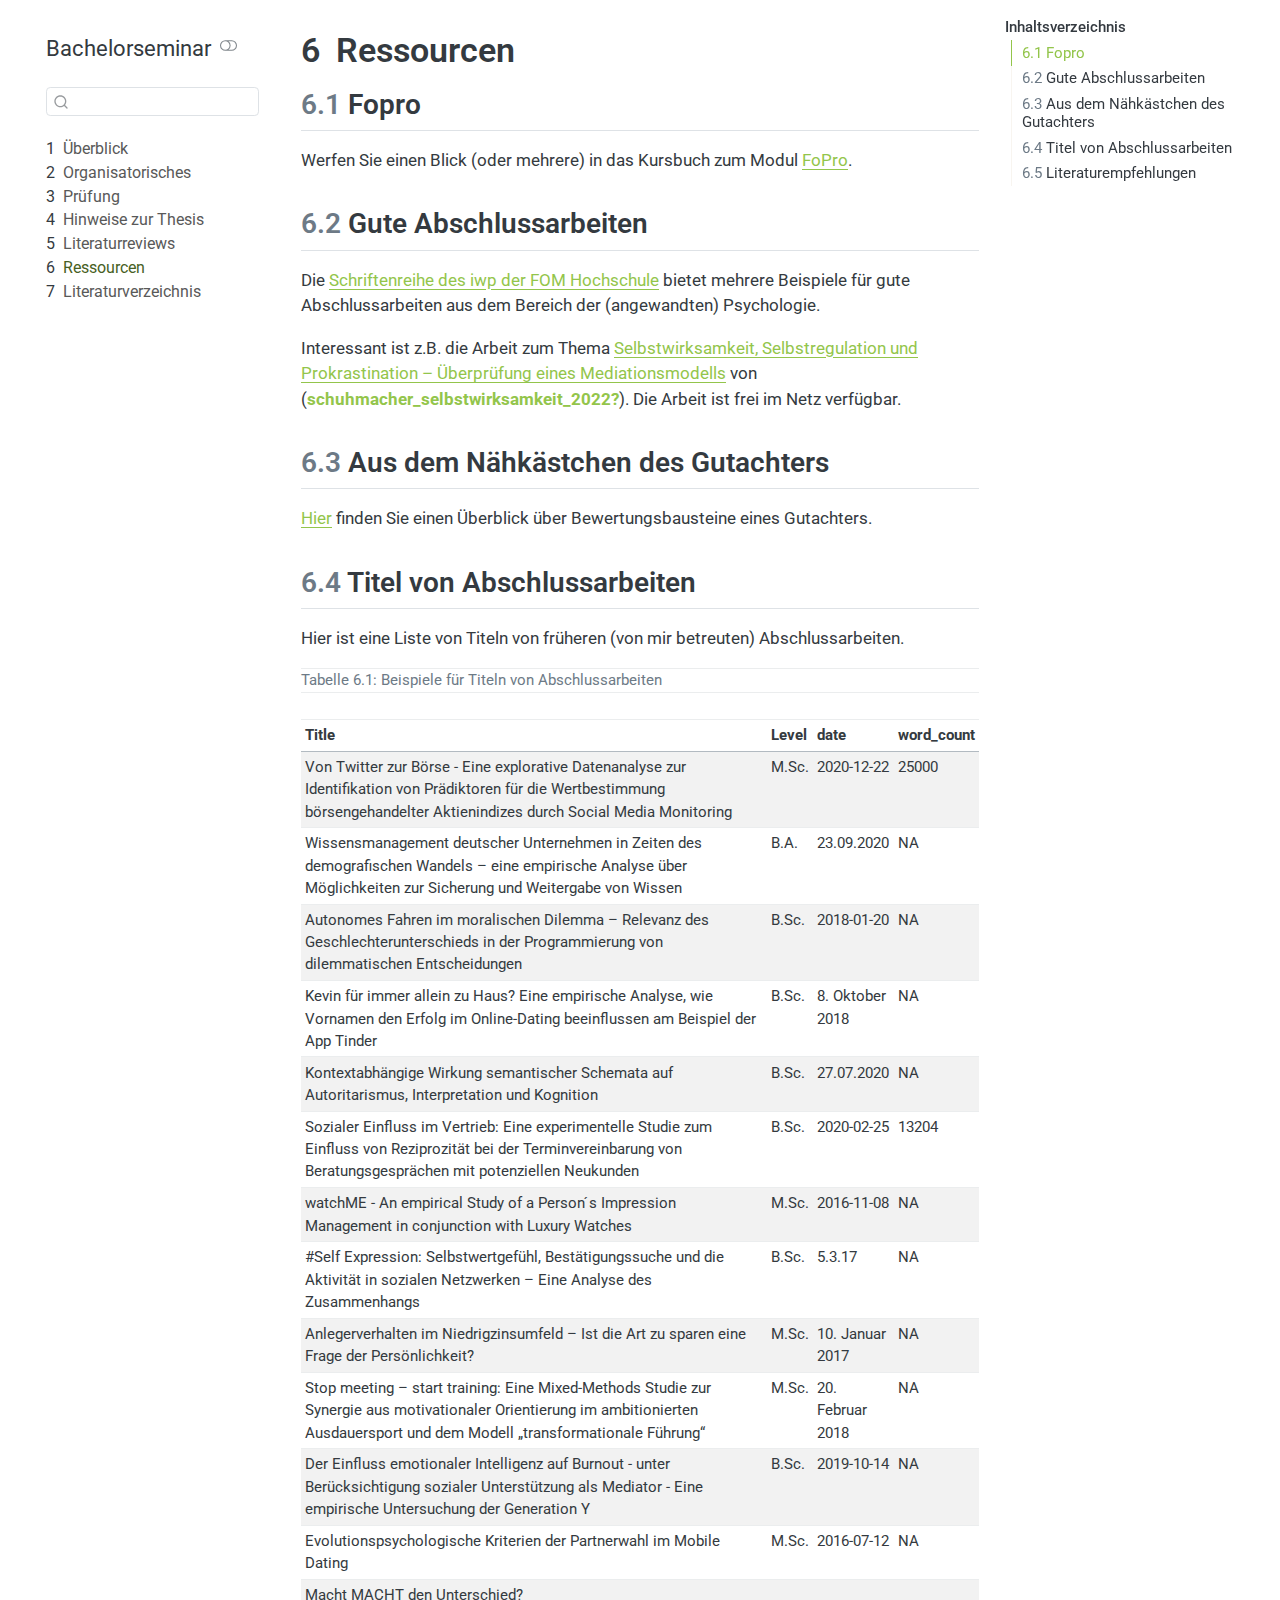
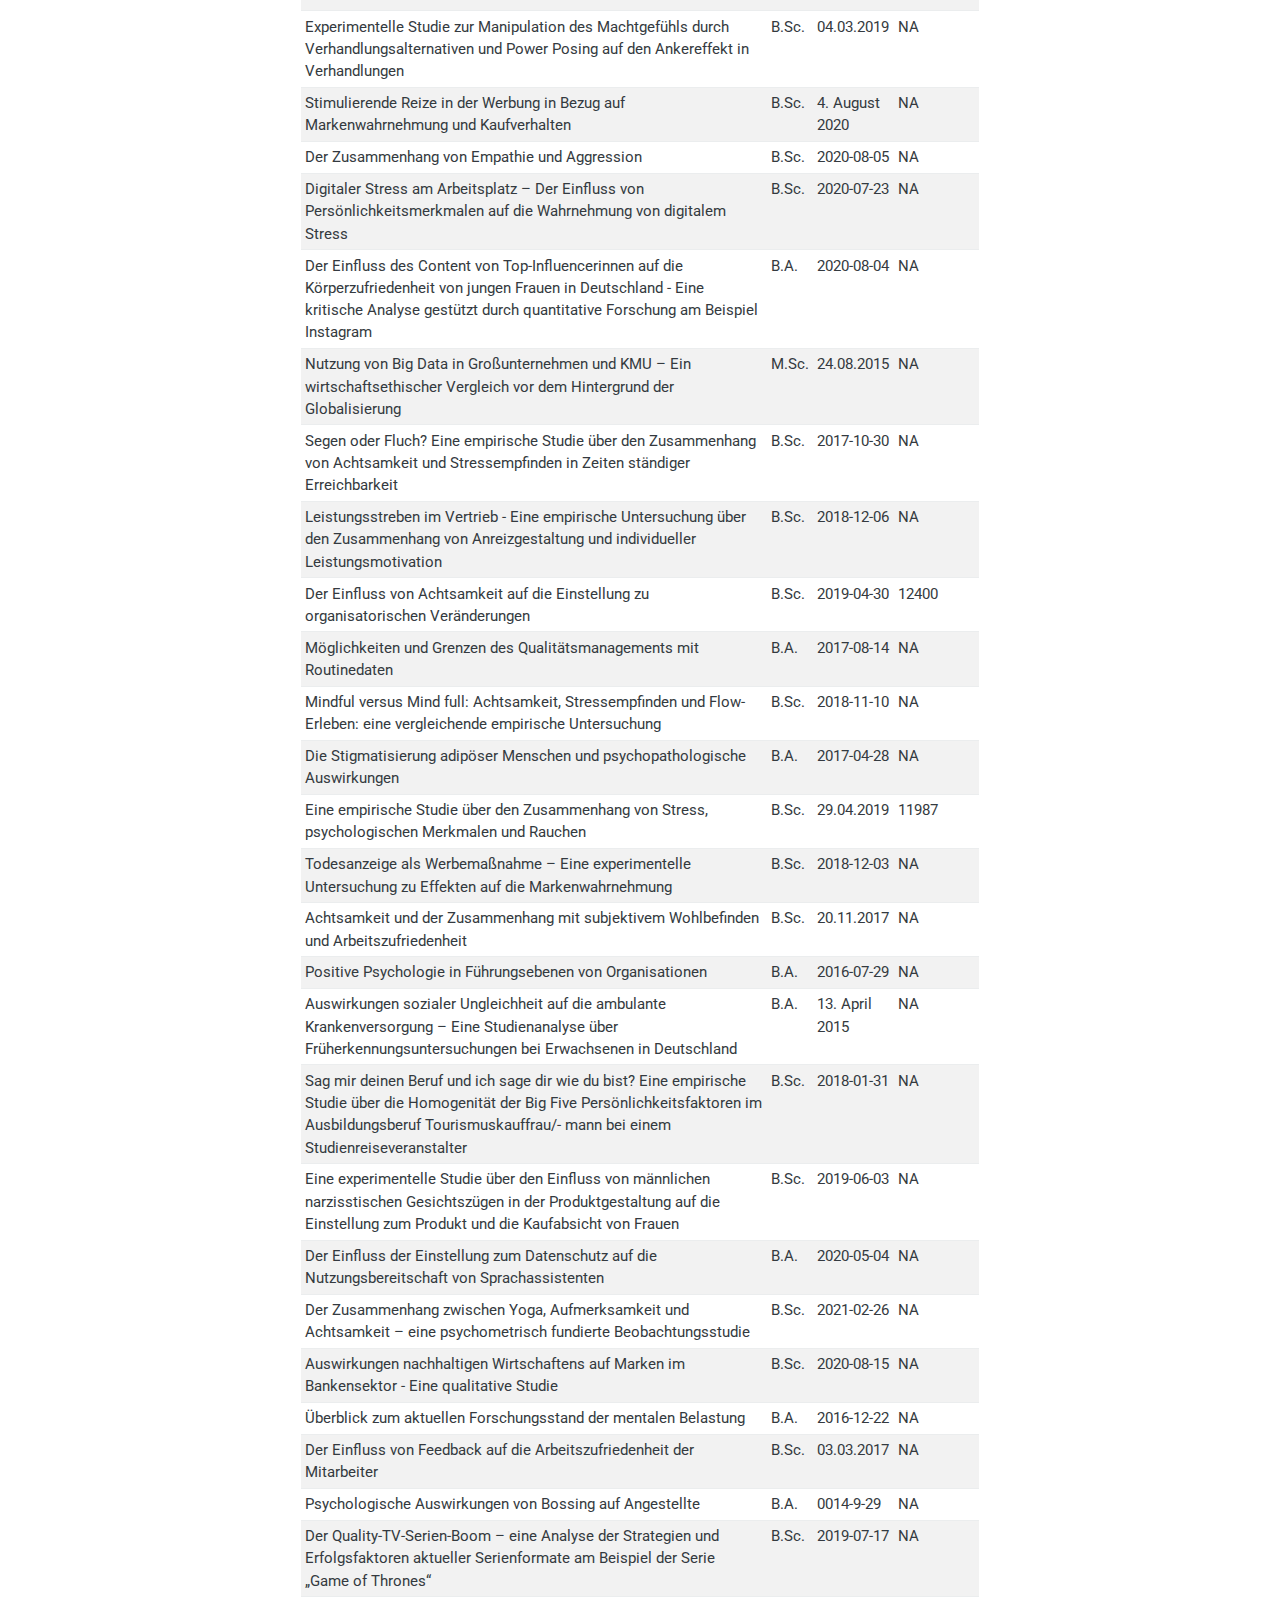
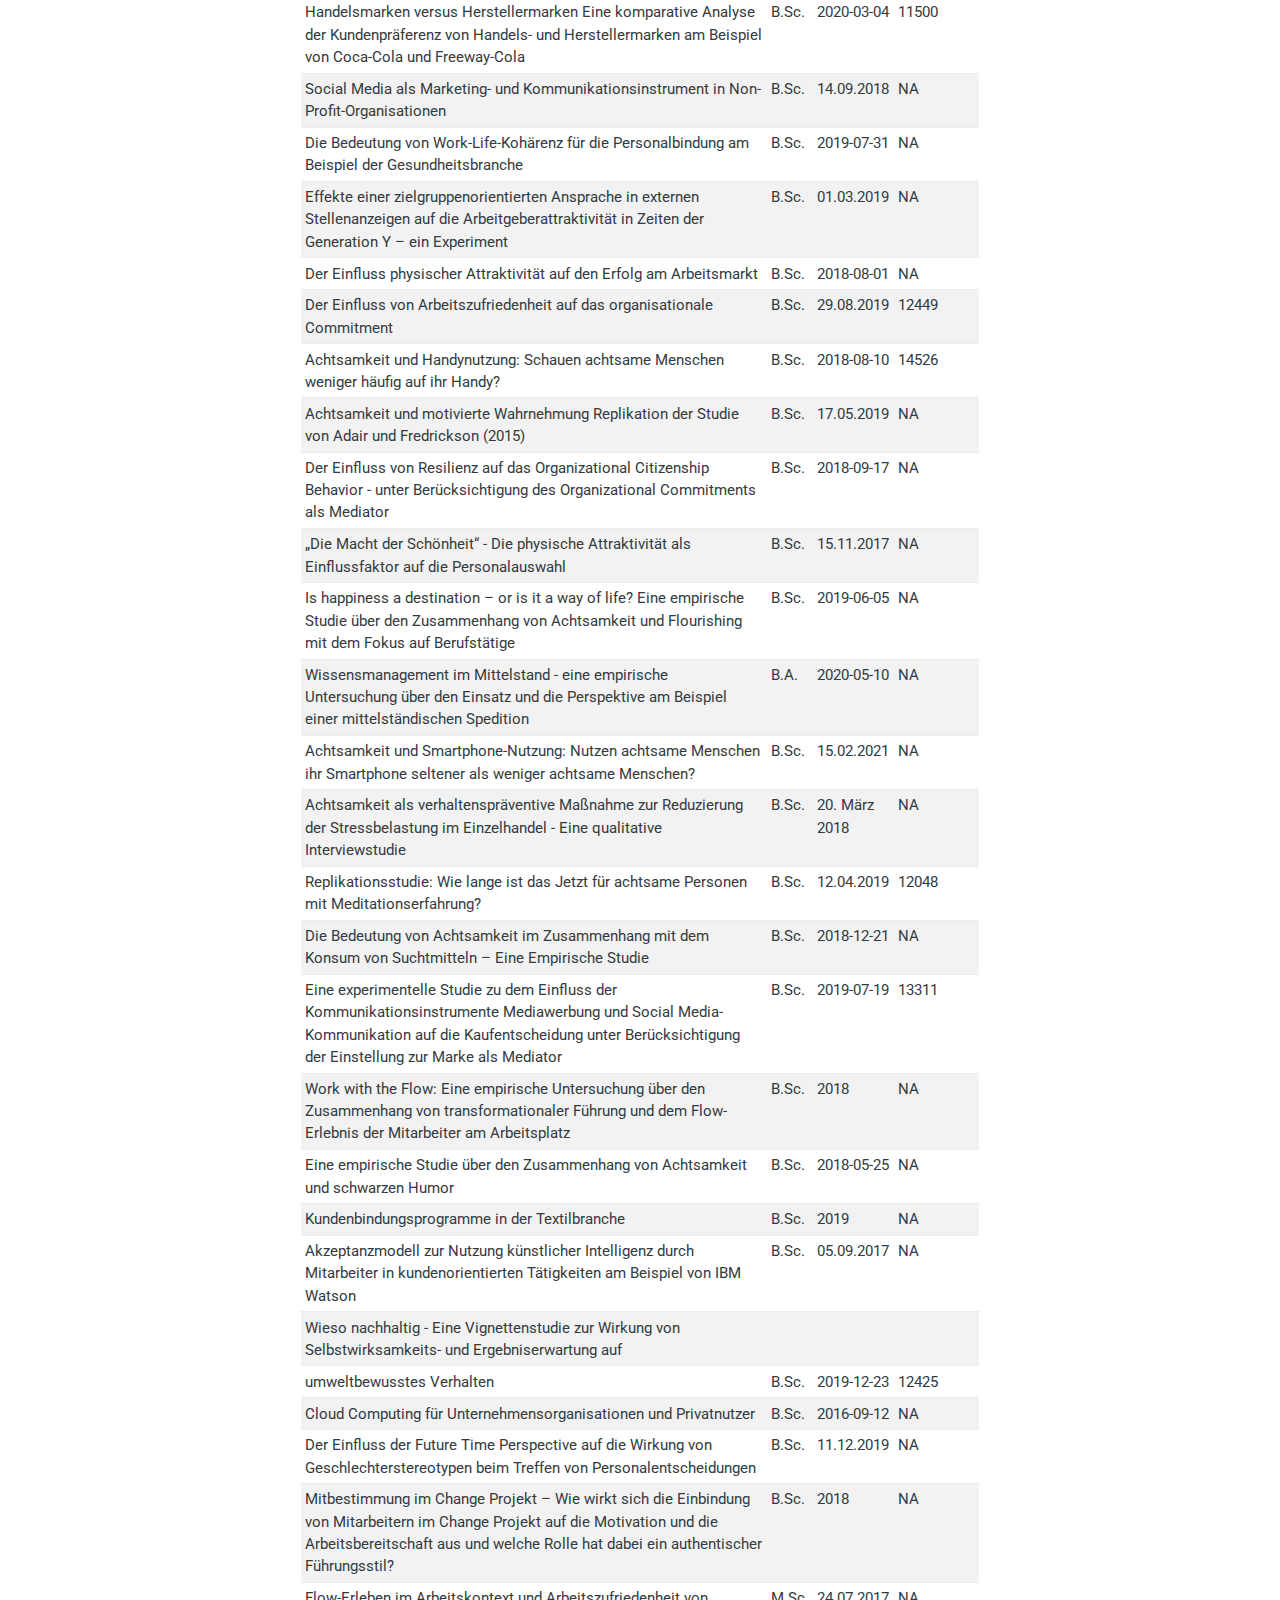
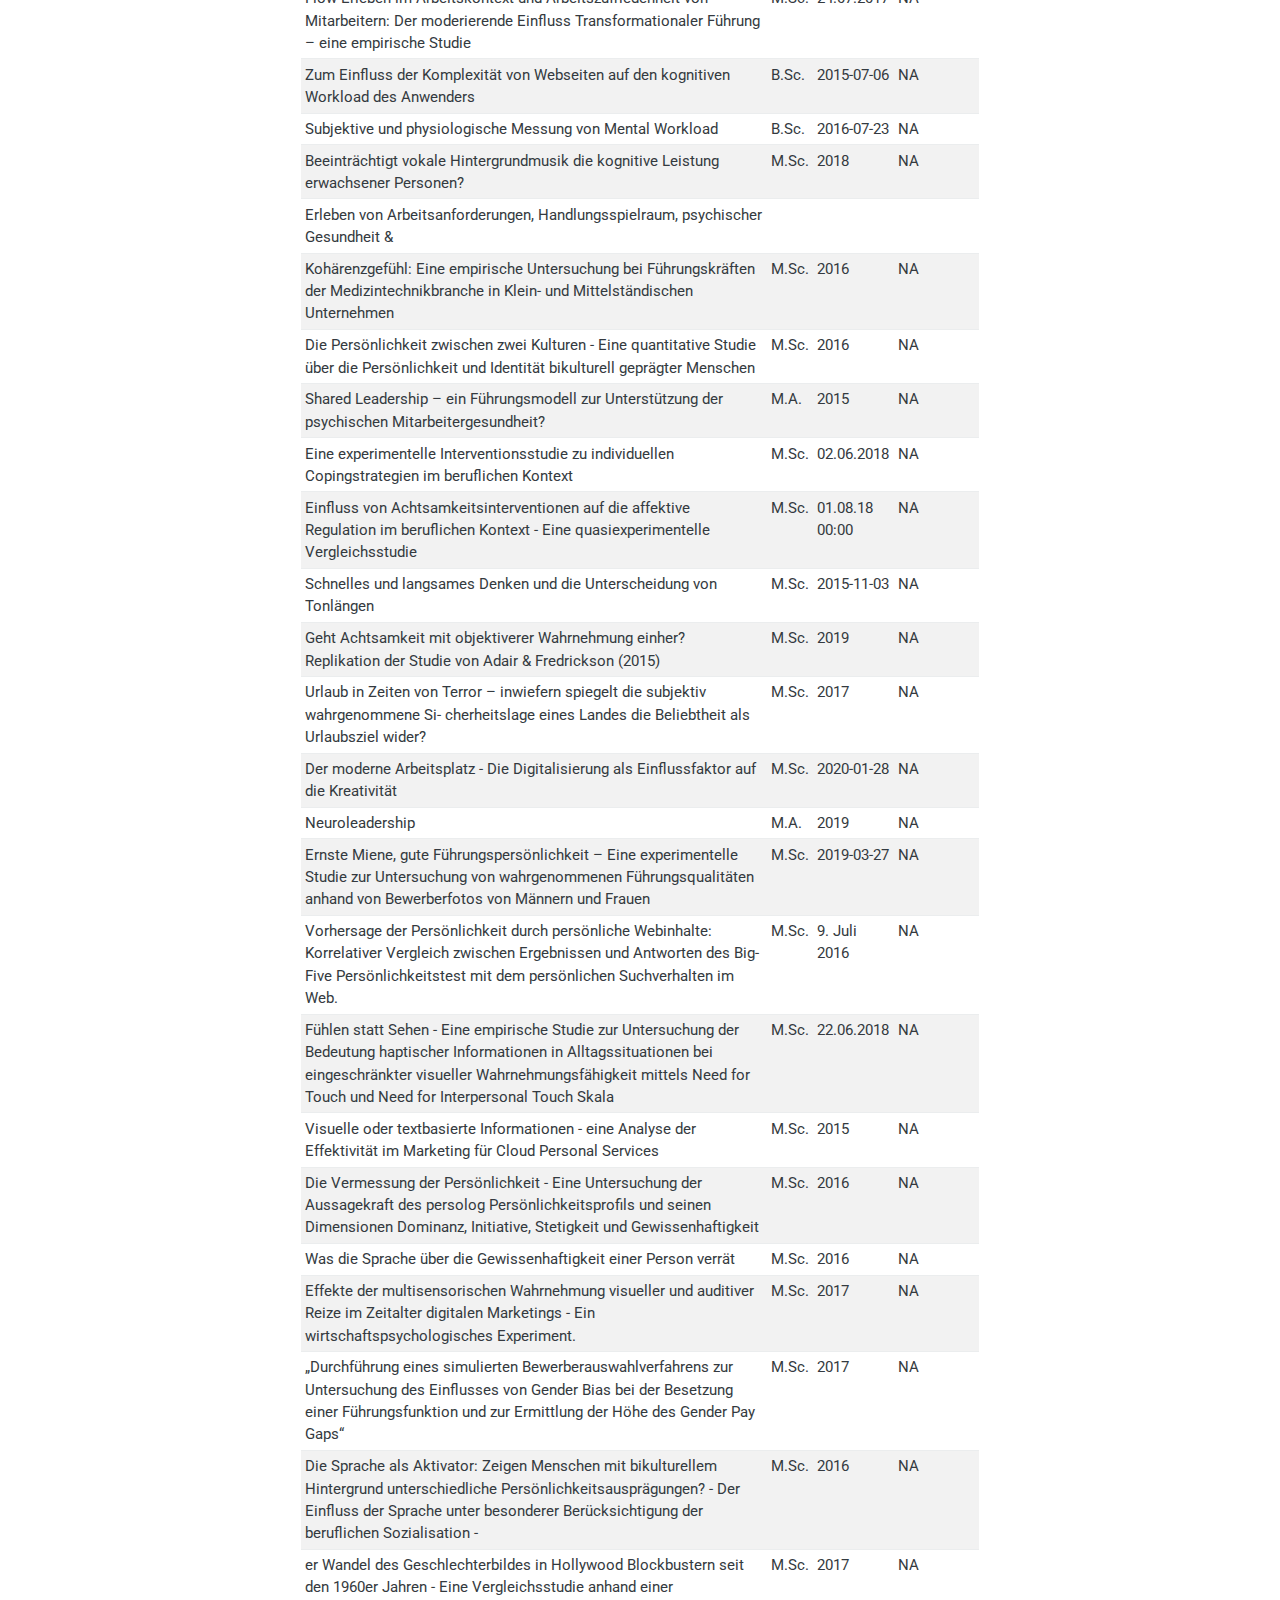
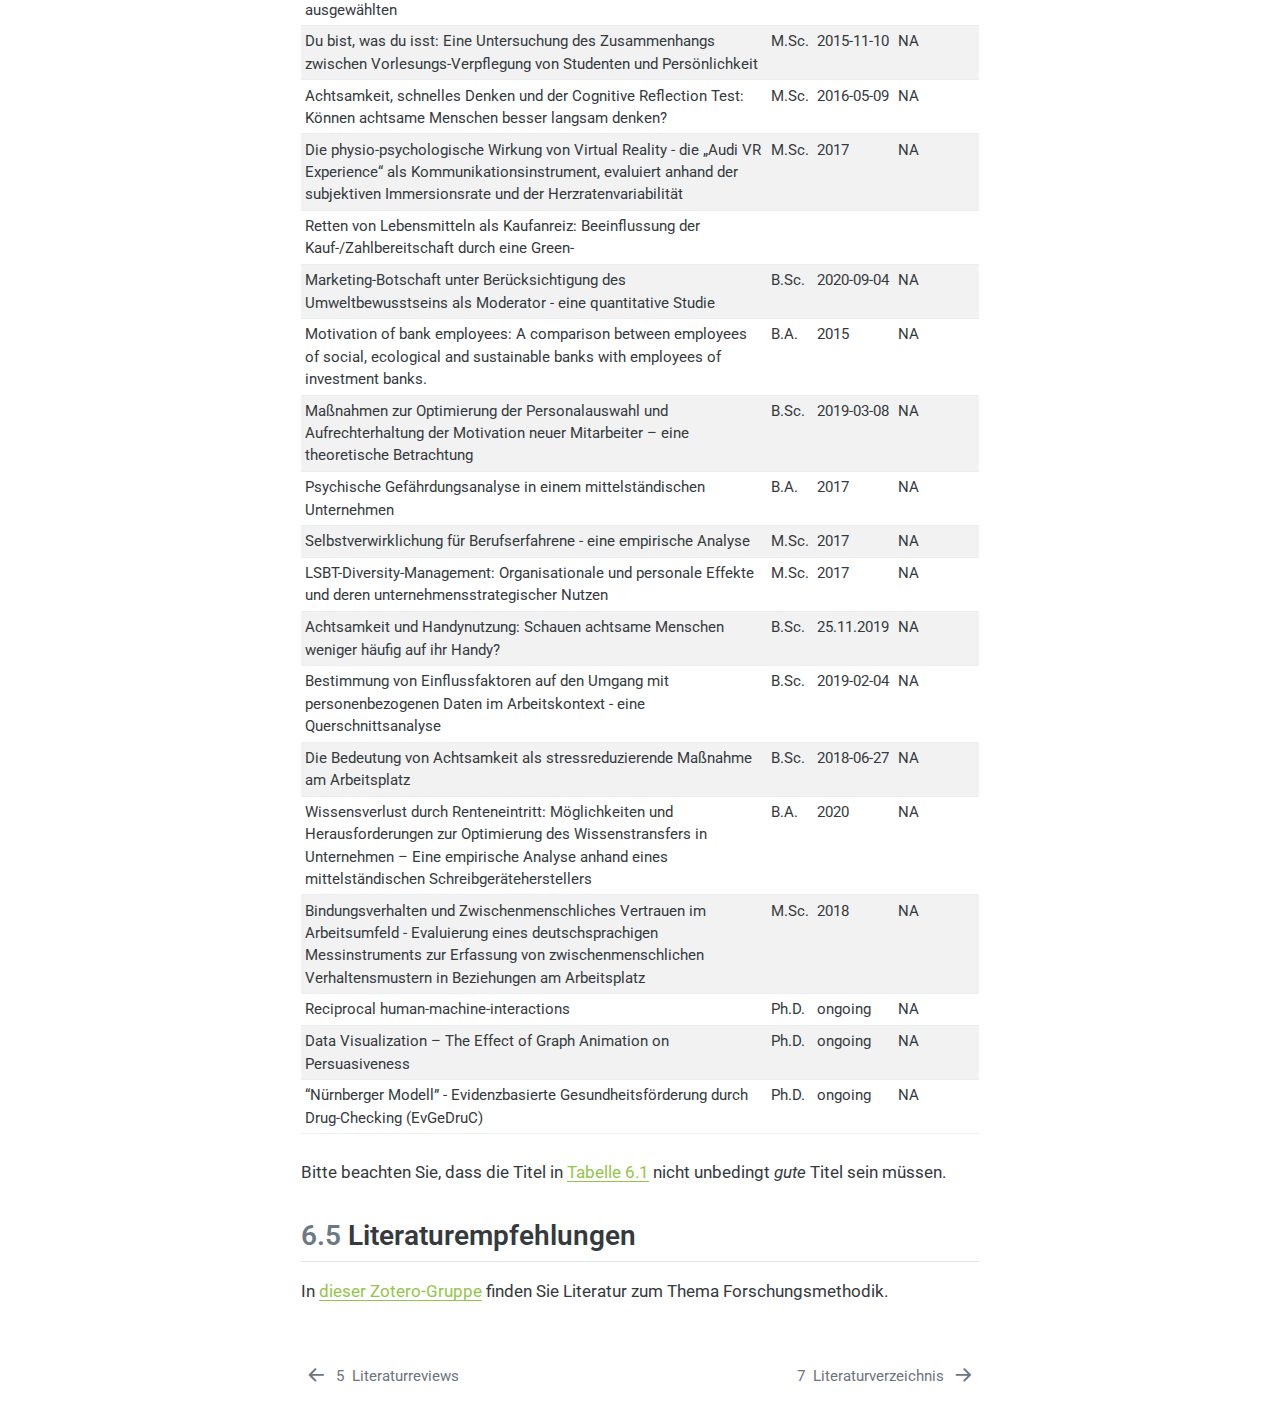
<file: _book/050-ressourcen.html>
<!DOCTYPE html>
<html xmlns="http://www.w3.org/1999/xhtml" lang="de" xml:lang="de"><head>
<meta http-equiv="Content-Type" content="text/html; charset=UTF-8">
<meta charset="utf-8">
<meta name="generator" content="quarto-1.4.513">
<meta name="viewport" content="width=device-width, initial-scale=1.0, user-scalable=yes">
<title>Bachelorseminar - 6&nbsp; Ressourcen</title>
<style>
code{white-space: pre-wrap;}
span.smallcaps{font-variant: small-caps;}
div.columns{display: flex; gap: min(4vw, 1.5em);}
div.column{flex: auto; overflow-x: auto;}
div.hanging-indent{margin-left: 1.5em; text-indent: -1.5em;}
ul.task-list{list-style: none;}
ul.task-list li input[type="checkbox"] {
  width: 0.8em;
  margin: 0 0.8em 0.2em -1em; /* quarto-specific, see https://github.com/quarto-dev/quarto-cli/issues/4556 */ 
  vertical-align: middle;
}
</style>

<script src="site_libs/quarto-nav/quarto-nav.js"></script>
<script src="site_libs/quarto-nav/headroom.min.js"></script>
<script src="site_libs/clipboard/clipboard.min.js"></script>
<script src="site_libs/quarto-search/autocomplete.umd.js"></script>
<script src="site_libs/quarto-search/fuse.min.js"></script>
<script src="site_libs/quarto-search/quarto-search.js"></script>
<meta name="quarto:offset" content="./">
<link href="./100-Literatur.html" rel="next">
<link href="./030-reviews.html" rel="prev">
<script src="site_libs/quarto-html/quarto.js"></script>
<script src="site_libs/quarto-html/popper.min.js"></script>
<script src="site_libs/quarto-html/tippy.umd.min.js"></script>
<script src="site_libs/quarto-html/anchor.min.js"></script>
<link href="site_libs/quarto-html/tippy.css" rel="stylesheet">
<link href="site_libs/quarto-html/quarto-syntax-highlighting.css" rel="stylesheet" class="quarto-color-scheme" id="quarto-text-highlighting-styles">
<link href="site_libs/quarto-html/quarto-syntax-highlighting-dark.css" rel="prefetch" class="quarto-color-scheme quarto-color-alternate" id="quarto-text-highlighting-styles">
<script src="site_libs/bootstrap/bootstrap.min.js"></script>
<link href="site_libs/bootstrap/bootstrap-icons.css" rel="stylesheet">
<link href="site_libs/bootstrap/bootstrap.min.css" rel="stylesheet" class="quarto-color-scheme" id="quarto-bootstrap" data-mode="light">
<link href="site_libs/bootstrap/bootstrap-dark.min.css" rel="prefetch" class="quarto-color-scheme quarto-color-alternate" id="quarto-bootstrap" data-mode="dark"><script id="quarto-search-options" type="application/json">{
  "location": "sidebar",
  "copy-button": false,
  "collapse-after": 3,
  "panel-placement": "start",
  "type": "textbox",
  "limit": 50,
  "keyboard-shortcut": [
    "f",
    "/",
    "s"
  ],
  "show-item-context": false,
  "language": {
    "search-no-results-text": "Keine Treffer",
    "search-matching-documents-text": "Treffer",
    "search-copy-link-title": "Link in die Suche kopieren",
    "search-hide-matches-text": "Zusätzliche Treffer verbergen",
    "search-more-match-text": "weitere Treffer in diesem Dokument",
    "search-more-matches-text": "weitere Treffer in diesem Dokument",
    "search-clear-button-title": "Zurücksetzen",
    "search-detached-cancel-button-title": "Abbrechen",
    "search-submit-button-title": "Abschicken",
    "search-label": "Suchen"
  }
}</script><link href="site_libs/pagedtable-1.1/css/pagedtable.css" rel="stylesheet">
<script src="site_libs/pagedtable-1.1/js/pagedtable.js"></script>
</head>
<body class="nav-sidebar floating">

<div id="quarto-search-results"></div>
  <header id="quarto-header" class="headroom fixed-top"><nav class="quarto-secondary-nav"><div class="container-fluid d-flex">
      <button type="button" class="quarto-btn-toggle btn" data-bs-toggle="collapse" data-bs-target=".quarto-sidebar-collapse-item" aria-controls="quarto-sidebar" aria-expanded="false" aria-label="Seitenleiste umschalten" onclick="if (window.quartoToggleHeadroom) { window.quartoToggleHeadroom(); }">
        <i class="bi bi-layout-text-sidebar-reverse"></i>
      </button>
        <nav class="quarto-page-breadcrumbs" aria-label="breadcrumb"><ol class="breadcrumb"><li class="breadcrumb-item"><a href="./050-ressourcen.html"><span class="chapter-number">6</span>&nbsp; <span class="chapter-title">Ressourcen</span></a></li></ol></nav>
        <a class="flex-grow-1" role="button" data-bs-toggle="collapse" data-bs-target=".quarto-sidebar-collapse-item" aria-controls="quarto-sidebar" aria-expanded="false" aria-label="Seitenleiste umschalten" onclick="if (window.quartoToggleHeadroom) { window.quartoToggleHeadroom(); }">      
        </a>
      <button type="button" class="btn quarto-search-button" aria-label="" onclick="window.quartoOpenSearch();">
        <i class="bi bi-search"></i>
      </button>
    </div>
  </nav></header><!-- content --><div id="quarto-content" class="quarto-container page-columns page-rows-contents page-layout-article">
<!-- sidebar -->
  <nav id="quarto-sidebar" class="sidebar collapse collapse-horizontal quarto-sidebar-collapse-item sidebar-navigation floating overflow-auto"><div class="pt-lg-2 mt-2 text-left sidebar-header">
    <div class="sidebar-title mb-0 py-0">
      <a href="./">Bachelorseminar</a> 
        <div class="sidebar-tools-main">
  <a href="" class="quarto-color-scheme-toggle quarto-navigation-tool  px-1" onclick="window.quartoToggleColorScheme(); return false;" title="Dunkelmodus umschalten"><i class="bi"></i></a>
</div>
    </div>
      </div>
        <div class="mt-2 flex-shrink-0 align-items-center">
        <div class="sidebar-search">
        <div id="quarto-search" class="" title="Suchen"></div>
        </div>
        </div>
    <div class="sidebar-menu-container"> 
    <ul class="list-unstyled mt-1">
<li class="sidebar-item">
  <div class="sidebar-item-container"> 
  <a href="./index.html" class="sidebar-item-text sidebar-link">
 <span class="menu-text"><span class="chapter-number">1</span>&nbsp; <span class="chapter-title">Überblick</span></span></a>
  </div>
</li>
        <li class="sidebar-item">
  <div class="sidebar-item-container"> 
  <a href="./005-hinweise.html" class="sidebar-item-text sidebar-link">
 <span class="menu-text"><span class="chapter-number">2</span>&nbsp; <span class="chapter-title">Organisatorisches</span></span></a>
  </div>
</li>
        <li class="sidebar-item">
  <div class="sidebar-item-container"> 
  <a href="./010-pruefung.html" class="sidebar-item-text sidebar-link">
 <span class="menu-text"><span class="chapter-number">3</span>&nbsp; <span class="chapter-title">Prüfung</span></span></a>
  </div>
</li>
        <li class="sidebar-item">
  <div class="sidebar-item-container"> 
  <a href="./020-hinweise-thesis.html" class="sidebar-item-text sidebar-link">
 <span class="menu-text"><span class="chapter-number">4</span>&nbsp; <span class="chapter-title">Hinweise zur Thesis</span></span></a>
  </div>
</li>
        <li class="sidebar-item">
  <div class="sidebar-item-container"> 
  <a href="./030-reviews.html" class="sidebar-item-text sidebar-link">
 <span class="menu-text"><span class="chapter-number">5</span>&nbsp; <span class="chapter-title">Literaturreviews</span></span></a>
  </div>
</li>
        <li class="sidebar-item">
  <div class="sidebar-item-container"> 
  <a href="./050-ressourcen.html" class="sidebar-item-text sidebar-link active">
 <span class="menu-text"><span class="chapter-number">6</span>&nbsp; <span class="chapter-title">Ressourcen</span></span></a>
  </div>
</li>
        <li class="sidebar-item">
  <div class="sidebar-item-container"> 
  <a href="./100-Literatur.html" class="sidebar-item-text sidebar-link">
 <span class="menu-text"><span class="chapter-number">7</span>&nbsp; <span class="chapter-title">Literaturverzeichnis</span></span></a>
  </div>
</li>
    </ul>
</div>
</nav><div id="quarto-sidebar-glass" class="quarto-sidebar-collapse-item" data-bs-toggle="collapse" data-bs-target=".quarto-sidebar-collapse-item"></div>
<!-- margin-sidebar -->
    <div id="quarto-margin-sidebar" class="sidebar margin-sidebar">
        <nav id="TOC" role="doc-toc" class="toc-active"><h2 id="toc-title">Inhaltsverzeichnis</h2>
   
  <ul>
<li><a href="#fopro" id="toc-fopro" class="nav-link active" data-scroll-target="#fopro"><span class="header-section-number">6.1</span> Fopro</a></li>
  <li><a href="#gute-abschlussarbeiten" id="toc-gute-abschlussarbeiten" class="nav-link" data-scroll-target="#gute-abschlussarbeiten"><span class="header-section-number">6.2</span> Gute Abschlussarbeiten</a></li>
  <li><a href="#aus-dem-n%C3%A4hk%C3%A4stchen-des-gutachters" id="toc-aus-dem-nähkästchen-des-gutachters" class="nav-link" data-scroll-target="#aus-dem-n%C3%A4hk%C3%A4stchen-des-gutachters"><span class="header-section-number">6.3</span> Aus dem Nähkästchen des Gutachters</a></li>
  <li><a href="#titel-von-abschlussarbeiten" id="toc-titel-von-abschlussarbeiten" class="nav-link" data-scroll-target="#titel-von-abschlussarbeiten"><span class="header-section-number">6.4</span> Titel von Abschlussarbeiten</a></li>
  <li><a href="#literaturempfehlungen" id="toc-literaturempfehlungen" class="nav-link" data-scroll-target="#literaturempfehlungen"><span class="header-section-number">6.5</span> Literaturempfehlungen</a></li>
  </ul></nav>
    </div>
<!-- main -->
<main class="content" id="quarto-document-content"><header id="title-block-header" class="quarto-title-block default"><div class="quarto-title">
<h1 class="title">
<span class="chapter-number">6</span>&nbsp; <span class="chapter-title">Ressourcen</span>
</h1>
</div>



<div class="quarto-title-meta">

    
  
    
  </div>
  


</header><section id="fopro" class="level2" data-number="6.1"><h2 data-number="6.1" class="anchored" data-anchor-id="fopro">
<span class="header-section-number">6.1</span> Fopro</h2>
<p>Werfen Sie einen Blick (oder mehrere) in das Kursbuch zum Modul <a href="https://fopro.netlify.app/">FoPro</a>.</p>
</section><section id="gute-abschlussarbeiten" class="level2" data-number="6.2"><h2 data-number="6.2" class="anchored" data-anchor-id="gute-abschlussarbeiten">
<span class="header-section-number">6.2</span> Gute Abschlussarbeiten</h2>
<p>Die <a href="https://forschung.fom.de/forschung/institute/iwp/publikationen.html">Schriftenreihe des iwp der FOM Hochschule</a> bietet mehrere Beispiele für gute Abschlussarbeiten aus dem Bereich der (angewandten) Psychologie.</p>
<p>Interessant ist z.B. die Arbeit zum Thema <a href="https://forschung.fom.de/fileadmin/fom/forschung/iwp/Schriftenreihe/FOM-Forschung-iwp-Schriftenreihe-Band-11-Schuhmacher-Beatrice-Prokastination-2022.pdf">Selbstwirksamkeit, Selbstregulation und Prokrastination – Überprüfung eines Mediationsmodells</a> von <span class="citation" data-cites="schuhmacher_selbstwirksamkeit_2022">(<a href="100-Literatur.html#ref-schuhmacher_selbstwirksamkeit_2022" role="doc-biblioref"><strong>schuhmacher_selbstwirksamkeit_2022?</strong></a>)</span>. Die Arbeit ist frei im Netz verfügbar.</p>
</section><section id="aus-dem-nähkästchen-des-gutachters" class="level2" data-number="6.3"><h2 data-number="6.3" class="anchored" data-anchor-id="aus-dem-nähkästchen-des-gutachters">
<span class="header-section-number">6.3</span> Aus dem Nähkästchen des Gutachters</h2>
<p><a href="https://sebastiansauer.github.io/textbausteine-korrektur/Textbausteine-Korrektur.html">Hier</a> finden Sie einen Überblick über Bewertungsbausteine eines Gutachters.</p>
</section><section id="titel-von-abschlussarbeiten" class="level2" data-number="6.4"><h2 data-number="6.4" class="anchored" data-anchor-id="titel-von-abschlussarbeiten">
<span class="header-section-number">6.4</span> Titel von Abschlussarbeiten</h2>
<p>Hier ist eine Liste von Titeln von früheren (von mir betreuten) Abschlussarbeiten.</p>
<div class="cell">
<div id="tbl-zeitplan" class="cell anchored">
<figure class="quarto-float quarto-float-tbl figure"><figcaption class="table quarto-float-caption quarto-float-tbl" id="tbl-zeitplan-caption-0ceaefa1-69ba-4598-a22c-09a6ac19f8ca">
Tabelle&nbsp;6.1: Beispiele für Titeln von Abschlussarbeiten
</figcaption><div aria-describedby="tbl-zeitplan-caption-0ceaefa1-69ba-4598-a22c-09a6ac19f8ca">
<div class="cell-output-display">
<table class="cell table table-sm table-striped small">
<colgroup>
<col style="width: 87%">
<col style="width: 2%">
<col style="width: 6%">
<col style="width: 4%">
</colgroup>
<thead><tr class="header">
<th style="text-align: left;">Title</th>
<th style="text-align: left;">Level</th>
<th style="text-align: left;">date</th>
<th style="text-align: left;">word_count</th>
</tr></thead>
<tbody>
<tr class="odd">
<td style="text-align: left;">Von Twitter zur Börse - Eine explorative Datenanalyse zur Identifikation von Prädiktoren für die Wertbestimmung börsengehandelter Aktienindizes durch Social Media Monitoring</td>
<td style="text-align: left;">M.Sc.</td>
<td style="text-align: left;">2020-12-22</td>
<td style="text-align: left;">25000</td>
</tr>
<tr class="even">
<td style="text-align: left;">Wissensmanagement deutscher Unternehmen in Zeiten des demografischen Wandels – eine empirische Analyse über Möglichkeiten zur Sicherung und Weitergabe von Wissen</td>
<td style="text-align: left;">B.A.</td>
<td style="text-align: left;">23.09.2020</td>
<td style="text-align: left;">NA</td>
</tr>
<tr class="odd">
<td style="text-align: left;">Autonomes Fahren im moralischen Dilemma – Relevanz des Geschlechterunterschieds in der Programmierung von dilemmatischen Entscheidungen</td>
<td style="text-align: left;">B.Sc.</td>
<td style="text-align: left;">2018-01-20</td>
<td style="text-align: left;">NA</td>
</tr>
<tr class="even">
<td style="text-align: left;">Kevin für immer allein zu Haus? Eine empirische Analyse, wie Vornamen den Erfolg im Online-Dating beeinflussen am Beispiel der App Tinder</td>
<td style="text-align: left;">B.Sc.</td>
<td style="text-align: left;">8. Oktober 2018</td>
<td style="text-align: left;">NA</td>
</tr>
<tr class="odd">
<td style="text-align: left;">Kontextabhängige Wirkung semantischer Schemata auf Autoritarismus, Interpretation und Kognition</td>
<td style="text-align: left;">B.Sc.</td>
<td style="text-align: left;">27.07.2020</td>
<td style="text-align: left;">NA</td>
</tr>
<tr class="even">
<td style="text-align: left;">Sozialer Einfluss im Vertrieb: Eine experimentelle Studie zum Einfluss von Reziprozität bei der Terminvereinbarung von Beratungsgesprächen mit potenziellen Neukunden</td>
<td style="text-align: left;">B.Sc.</td>
<td style="text-align: left;">2020-02-25</td>
<td style="text-align: left;">13204</td>
</tr>
<tr class="odd">
<td style="text-align: left;">watchME - An empirical Study of a Person ́s Impression Management in conjunction with Luxury Watches</td>
<td style="text-align: left;">M.Sc.</td>
<td style="text-align: left;">2016-11-08</td>
<td style="text-align: left;">NA</td>
</tr>
<tr class="even">
<td style="text-align: left;">#Self Expression: Selbstwertgefühl, Bestätigungssuche und die Aktivität in sozialen Netzwerken – Eine Analyse des Zusammenhangs</td>
<td style="text-align: left;">B.Sc.</td>
<td style="text-align: left;">5.3.17</td>
<td style="text-align: left;">NA</td>
</tr>
<tr class="odd">
<td style="text-align: left;">Anlegerverhalten im Niedrigzinsumfeld – Ist die Art zu sparen eine Frage der Persönlichkeit?</td>
<td style="text-align: left;">M.Sc.</td>
<td style="text-align: left;">10. Januar 2017</td>
<td style="text-align: left;">NA</td>
</tr>
<tr class="even">
<td style="text-align: left;">Stop meeting – start training: Eine Mixed-Methods Studie zur Synergie aus motivationaler Orientierung im ambitionierten Ausdauersport und dem Modell „transformationale Führung“</td>
<td style="text-align: left;">M.Sc.</td>
<td style="text-align: left;">20. Februar 2018</td>
<td style="text-align: left;">NA</td>
</tr>
<tr class="odd">
<td style="text-align: left;">Der Einfluss emotionaler Intelligenz auf Burnout - unter Berücksichtigung sozialer Unterstützung als Mediator - Eine empirische Untersuchung der Generation Y</td>
<td style="text-align: left;">B.Sc.</td>
<td style="text-align: left;">2019-10-14</td>
<td style="text-align: left;">NA</td>
</tr>
<tr class="even">
<td style="text-align: left;">Evolutionspsychologische Kriterien der Partnerwahl im Mobile Dating</td>
<td style="text-align: left;">M.Sc.</td>
<td style="text-align: left;">2016-07-12</td>
<td style="text-align: left;">NA</td>
</tr>
<tr class="odd">
<td style="text-align: left;">Macht MACHT den Unterschied?</td>
<td style="text-align: left;"></td>
<td style="text-align: left;"></td>
<td style="text-align: left;"></td>
</tr>
<tr class="even">
<td style="text-align: left;">Experimentelle Studie zur Manipulation des Machtgefühls durch Verhandlungsalternativen und Power Posing auf den Ankereffekt in Verhandlungen</td>
<td style="text-align: left;">B.Sc.</td>
<td style="text-align: left;">04.03.2019</td>
<td style="text-align: left;">NA</td>
</tr>
<tr class="odd">
<td style="text-align: left;">Stimulierende Reize in der Werbung in Bezug auf Markenwahrnehmung und Kaufverhalten</td>
<td style="text-align: left;">B.Sc.</td>
<td style="text-align: left;">4. August 2020</td>
<td style="text-align: left;">NA</td>
</tr>
<tr class="even">
<td style="text-align: left;">Der Zusammenhang von Empathie und Aggression</td>
<td style="text-align: left;">B.Sc.</td>
<td style="text-align: left;">2020-08-05</td>
<td style="text-align: left;">NA</td>
</tr>
<tr class="odd">
<td style="text-align: left;">Digitaler Stress am Arbeitsplatz – Der Einfluss von Persönlichkeitsmerkmalen auf die Wahrnehmung von digitalem Stress</td>
<td style="text-align: left;">B.Sc.</td>
<td style="text-align: left;">2020-07-23</td>
<td style="text-align: left;">NA</td>
</tr>
<tr class="even">
<td style="text-align: left;">Der Einfluss des Content von Top-Influencerinnen auf die Körperzufriedenheit von jungen Frauen in Deutschland - Eine kritische Analyse gestützt durch quantitative Forschung am Beispiel Instagram</td>
<td style="text-align: left;">B.A.</td>
<td style="text-align: left;">2020-08-04</td>
<td style="text-align: left;">NA</td>
</tr>
<tr class="odd">
<td style="text-align: left;">Nutzung von Big Data in Großunternehmen und KMU – Ein wirtschaftsethischer Vergleich vor dem Hintergrund der Globalisierung</td>
<td style="text-align: left;">M.Sc.</td>
<td style="text-align: left;">24.08.2015</td>
<td style="text-align: left;">NA</td>
</tr>
<tr class="even">
<td style="text-align: left;">Segen oder Fluch? Eine empirische Studie über den Zusammenhang von Achtsamkeit und Stressempfinden in Zeiten ständiger Erreichbarkeit</td>
<td style="text-align: left;">B.Sc.</td>
<td style="text-align: left;">2017-10-30</td>
<td style="text-align: left;">NA</td>
</tr>
<tr class="odd">
<td style="text-align: left;">Leistungsstreben im Vertrieb - Eine empirische Untersuchung über den Zusammenhang von Anreizgestaltung und individueller Leistungsmotivation</td>
<td style="text-align: left;">B.Sc.</td>
<td style="text-align: left;">2018-12-06</td>
<td style="text-align: left;">NA</td>
</tr>
<tr class="even">
<td style="text-align: left;">Der Einfluss von Achtsamkeit auf die Einstellung zu organisatorischen Veränderungen</td>
<td style="text-align: left;">B.Sc.</td>
<td style="text-align: left;">2019-04-30</td>
<td style="text-align: left;">12400</td>
</tr>
<tr class="odd">
<td style="text-align: left;">Möglichkeiten und Grenzen des Qualitätsmanagements mit Routinedaten</td>
<td style="text-align: left;">B.A.</td>
<td style="text-align: left;">2017-08-14</td>
<td style="text-align: left;">NA</td>
</tr>
<tr class="even">
<td style="text-align: left;">Mindful versus Mind full: Achtsamkeit, Stressempfinden und Flow-Erleben: eine vergleichende empirische Untersuchung</td>
<td style="text-align: left;">B.Sc.</td>
<td style="text-align: left;">2018-11-10</td>
<td style="text-align: left;">NA</td>
</tr>
<tr class="odd">
<td style="text-align: left;">Die Stigmatisierung adipöser Menschen und psychopathologische Auswirkungen</td>
<td style="text-align: left;">B.A.</td>
<td style="text-align: left;">2017-04-28</td>
<td style="text-align: left;">NA</td>
</tr>
<tr class="even">
<td style="text-align: left;">Eine empirische Studie über den Zusammenhang von Stress, psychologischen Merkmalen und Rauchen</td>
<td style="text-align: left;">B.Sc.</td>
<td style="text-align: left;">29.04.2019</td>
<td style="text-align: left;">11987</td>
</tr>
<tr class="odd">
<td style="text-align: left;">Todesanzeige als Werbemaßnahme – Eine experimentelle Untersuchung zu Effekten auf die Markenwahrnehmung</td>
<td style="text-align: left;">B.Sc.</td>
<td style="text-align: left;">2018-12-03</td>
<td style="text-align: left;">NA</td>
</tr>
<tr class="even">
<td style="text-align: left;">Achtsamkeit und der Zusammenhang mit subjektivem Wohlbefinden und Arbeitszufriedenheit</td>
<td style="text-align: left;">B.Sc.</td>
<td style="text-align: left;">20.11.2017</td>
<td style="text-align: left;">NA</td>
</tr>
<tr class="odd">
<td style="text-align: left;">Positive Psychologie in Führungsebenen von Organisationen</td>
<td style="text-align: left;">B.A.</td>
<td style="text-align: left;">2016-07-29</td>
<td style="text-align: left;">NA</td>
</tr>
<tr class="even">
<td style="text-align: left;">Auswirkungen sozialer Ungleichheit auf die ambulante Krankenversorgung – Eine Studienanalyse über Früherkennungsuntersuchungen bei Erwachsenen in Deutschland</td>
<td style="text-align: left;">B.A.</td>
<td style="text-align: left;">13. April 2015</td>
<td style="text-align: left;">NA</td>
</tr>
<tr class="odd">
<td style="text-align: left;">Sag mir deinen Beruf und ich sage dir wie du bist? Eine empirische Studie über die Homogenität der Big Five Persönlichkeitsfaktoren im Ausbildungsberuf Tourismuskauffrau/- mann bei einem Studienreiseveranstalter</td>
<td style="text-align: left;">B.Sc.</td>
<td style="text-align: left;">2018-01-31</td>
<td style="text-align: left;">NA</td>
</tr>
<tr class="even">
<td style="text-align: left;">Eine experimentelle Studie über den Einfluss von männlichen narzisstischen Gesichtszügen in der Produktgestaltung auf die Einstellung zum Produkt und die Kaufabsicht von Frauen</td>
<td style="text-align: left;">B.Sc.</td>
<td style="text-align: left;">2019-06-03</td>
<td style="text-align: left;">NA</td>
</tr>
<tr class="odd">
<td style="text-align: left;">Der Einfluss der Einstellung zum Datenschutz auf die Nutzungsbereitschaft von Sprachassistenten</td>
<td style="text-align: left;">B.A.</td>
<td style="text-align: left;">2020-05-04</td>
<td style="text-align: left;">NA</td>
</tr>
<tr class="even">
<td style="text-align: left;">Der Zusammenhang zwischen Yoga, Aufmerksamkeit und Achtsamkeit – eine psychometrisch fundierte Beobachtungsstudie</td>
<td style="text-align: left;">B.Sc.</td>
<td style="text-align: left;">2021-02-26</td>
<td style="text-align: left;">NA</td>
</tr>
<tr class="odd">
<td style="text-align: left;">Auswirkungen nachhaltigen Wirtschaftens auf Marken im Bankensektor - Eine qualitative Studie</td>
<td style="text-align: left;">B.Sc.</td>
<td style="text-align: left;">2020-08-15</td>
<td style="text-align: left;">NA</td>
</tr>
<tr class="even">
<td style="text-align: left;">Überblick zum aktuellen Forschungsstand der mentalen Belastung</td>
<td style="text-align: left;">B.A.</td>
<td style="text-align: left;">2016-12-22</td>
<td style="text-align: left;">NA</td>
</tr>
<tr class="odd">
<td style="text-align: left;">Der Einfluss von Feedback auf die Arbeitszufriedenheit der Mitarbeiter</td>
<td style="text-align: left;">B.Sc.</td>
<td style="text-align: left;">03.03.2017</td>
<td style="text-align: left;">NA</td>
</tr>
<tr class="even">
<td style="text-align: left;">Psychologische Auswirkungen von Bossing auf Angestellte</td>
<td style="text-align: left;">B.A.</td>
<td style="text-align: left;">0014-9-29</td>
<td style="text-align: left;">NA</td>
</tr>
<tr class="odd">
<td style="text-align: left;">Der Quality-TV-Serien-Boom – eine Analyse der Strategien und Erfolgsfaktoren aktueller Serienformate am Beispiel der Serie „Game of Thrones“</td>
<td style="text-align: left;">B.Sc.</td>
<td style="text-align: left;">2019-07-17</td>
<td style="text-align: left;">NA</td>
</tr>
<tr class="even">
<td style="text-align: left;">Handelsmarken versus Herstellermarken Eine komparative Analyse der Kundenpräferenz von Handels- und Herstellermarken am Beispiel von Coca-Cola und Freeway-Cola</td>
<td style="text-align: left;">B.Sc.</td>
<td style="text-align: left;">2020-03-04</td>
<td style="text-align: left;">11500</td>
</tr>
<tr class="odd">
<td style="text-align: left;">Social Media als Marketing- und Kommunikationsinstrument in Non-Profit-Organisationen</td>
<td style="text-align: left;">B.Sc.</td>
<td style="text-align: left;">14.09.2018</td>
<td style="text-align: left;">NA</td>
</tr>
<tr class="even">
<td style="text-align: left;">Die Bedeutung von Work-Life-Kohärenz für die Personalbindung am Beispiel der Gesundheitsbranche</td>
<td style="text-align: left;">B.Sc.</td>
<td style="text-align: left;">2019-07-31</td>
<td style="text-align: left;">NA</td>
</tr>
<tr class="odd">
<td style="text-align: left;">Effekte einer zielgruppenorientierten Ansprache in externen Stellenanzeigen auf die Arbeitgeberattraktivität in Zeiten der Generation Y – ein Experiment</td>
<td style="text-align: left;">B.Sc.</td>
<td style="text-align: left;">01.03.2019</td>
<td style="text-align: left;">NA</td>
</tr>
<tr class="even">
<td style="text-align: left;">Der Einfluss physischer Attraktivität auf den Erfolg am Arbeitsmarkt</td>
<td style="text-align: left;">B.Sc.</td>
<td style="text-align: left;">2018-08-01</td>
<td style="text-align: left;">NA</td>
</tr>
<tr class="odd">
<td style="text-align: left;">Der Einfluss von Arbeitszufriedenheit auf das organisationale Commitment</td>
<td style="text-align: left;">B.Sc.</td>
<td style="text-align: left;">29.08.2019</td>
<td style="text-align: left;">12449</td>
</tr>
<tr class="even">
<td style="text-align: left;">Achtsamkeit und Handynutzung: Schauen achtsame Menschen weniger häufig auf ihr Handy?</td>
<td style="text-align: left;">B.Sc.</td>
<td style="text-align: left;">2018-08-10</td>
<td style="text-align: left;">14526</td>
</tr>
<tr class="odd">
<td style="text-align: left;">Achtsamkeit und motivierte Wahrnehmung Replikation der Studie von Adair und Fredrickson (2015)</td>
<td style="text-align: left;">B.Sc.</td>
<td style="text-align: left;">17.05.2019</td>
<td style="text-align: left;">NA</td>
</tr>
<tr class="even">
<td style="text-align: left;">Der Einfluss von Resilienz auf das Organizational Citizenship Behavior - unter Berücksichtigung des Organizational Commitments als Mediator</td>
<td style="text-align: left;">B.Sc.</td>
<td style="text-align: left;">2018-09-17</td>
<td style="text-align: left;">NA</td>
</tr>
<tr class="odd">
<td style="text-align: left;">„Die Macht der Schönheit“ - Die physische Attraktivität als Einflussfaktor auf die Personalauswahl</td>
<td style="text-align: left;">B.Sc.</td>
<td style="text-align: left;">15.11.2017</td>
<td style="text-align: left;">NA</td>
</tr>
<tr class="even">
<td style="text-align: left;">Is happiness a destination – or is it a way of life? Eine empirische Studie über den Zusammenhang von Achtsamkeit und Flourishing mit dem Fokus auf Berufstätige</td>
<td style="text-align: left;">B.Sc.</td>
<td style="text-align: left;">2019-06-05</td>
<td style="text-align: left;">NA</td>
</tr>
<tr class="odd">
<td style="text-align: left;">Wissensmanagement im Mittelstand - eine empirische Untersuchung über den Einsatz und die Perspektive am Beispiel einer mittelständischen Spedition</td>
<td style="text-align: left;">B.A.</td>
<td style="text-align: left;">2020-05-10</td>
<td style="text-align: left;">NA</td>
</tr>
<tr class="even">
<td style="text-align: left;">Achtsamkeit und Smartphone-Nutzung: Nutzen achtsame Menschen ihr Smartphone seltener als weniger achtsame Menschen?</td>
<td style="text-align: left;">B.Sc.</td>
<td style="text-align: left;">15.02.2021</td>
<td style="text-align: left;">NA</td>
</tr>
<tr class="odd">
<td style="text-align: left;">Achtsamkeit als verhaltenspräventive Maßnahme zur Reduzierung der Stressbelastung im Einzelhandel - Eine qualitative Interviewstudie</td>
<td style="text-align: left;">B.Sc.</td>
<td style="text-align: left;">20. März 2018</td>
<td style="text-align: left;">NA</td>
</tr>
<tr class="even">
<td style="text-align: left;">Replikationsstudie: Wie lange ist das Jetzt für achtsame Personen mit Meditationserfahrung?</td>
<td style="text-align: left;">B.Sc.</td>
<td style="text-align: left;">12.04.2019</td>
<td style="text-align: left;">12048</td>
</tr>
<tr class="odd">
<td style="text-align: left;">Die Bedeutung von Achtsamkeit im Zusammenhang mit dem Konsum von Suchtmitteln – Eine Empirische Studie</td>
<td style="text-align: left;">B.Sc.</td>
<td style="text-align: left;">2018-12-21</td>
<td style="text-align: left;">NA</td>
</tr>
<tr class="even">
<td style="text-align: left;">Eine experimentelle Studie zu dem Einfluss der Kommunikationsinstrumente Mediawerbung und Social Media- Kommunikation auf die Kaufentscheidung unter Berücksichtigung der Einstellung zur Marke als Mediator</td>
<td style="text-align: left;">B.Sc.</td>
<td style="text-align: left;">2019-07-19</td>
<td style="text-align: left;">13311</td>
</tr>
<tr class="odd">
<td style="text-align: left;">Work with the Flow: Eine empirische Untersuchung über den Zusammenhang von transformationaler Führung und dem Flow-Erlebnis der Mitarbeiter am Arbeitsplatz</td>
<td style="text-align: left;">B.Sc.</td>
<td style="text-align: left;">2018</td>
<td style="text-align: left;">NA</td>
</tr>
<tr class="even">
<td style="text-align: left;">Eine empirische Studie über den Zusammenhang von Achtsamkeit und schwarzen Humor</td>
<td style="text-align: left;">B.Sc.</td>
<td style="text-align: left;">2018-05-25</td>
<td style="text-align: left;">NA</td>
</tr>
<tr class="odd">
<td style="text-align: left;">Kundenbindungsprogramme in der Textilbranche</td>
<td style="text-align: left;">B.Sc.</td>
<td style="text-align: left;">2019</td>
<td style="text-align: left;">NA</td>
</tr>
<tr class="even">
<td style="text-align: left;">Akzeptanzmodell zur Nutzung künstlicher Intelligenz durch Mitarbeiter in kundenorientierten Tätigkeiten am Beispiel von IBM Watson</td>
<td style="text-align: left;">B.Sc.</td>
<td style="text-align: left;">05.09.2017</td>
<td style="text-align: left;">NA</td>
</tr>
<tr class="odd">
<td style="text-align: left;">Wieso nachhaltig - Eine Vignettenstudie zur Wirkung von Selbstwirksamkeits- und Ergebniserwartung auf</td>
<td style="text-align: left;"></td>
<td style="text-align: left;"></td>
<td style="text-align: left;"></td>
</tr>
<tr class="even">
<td style="text-align: left;">umweltbewusstes Verhalten</td>
<td style="text-align: left;">B.Sc.</td>
<td style="text-align: left;">2019-12-23</td>
<td style="text-align: left;">12425</td>
</tr>
<tr class="odd">
<td style="text-align: left;">Cloud Computing für Unternehmensorganisationen und Privatnutzer</td>
<td style="text-align: left;">B.Sc.</td>
<td style="text-align: left;">2016-09-12</td>
<td style="text-align: left;">NA</td>
</tr>
<tr class="even">
<td style="text-align: left;">Der Einfluss der Future Time Perspective auf die Wirkung von Geschlechterstereotypen beim Treffen von Personalentscheidungen</td>
<td style="text-align: left;">B.Sc.</td>
<td style="text-align: left;">11.12.2019</td>
<td style="text-align: left;">NA</td>
</tr>
<tr class="odd">
<td style="text-align: left;">Mitbestimmung im Change Projekt – Wie wirkt sich die Einbindung von Mitarbeitern im Change Projekt auf die Motivation und die Arbeitsbereitschaft aus und welche Rolle hat dabei ein authentischer Führungsstil?</td>
<td style="text-align: left;">B.Sc.</td>
<td style="text-align: left;">2018</td>
<td style="text-align: left;">NA</td>
</tr>
<tr class="even">
<td style="text-align: left;">Flow-Erleben im Arbeitskontext und Arbeitszufriedenheit von Mitarbeitern: Der moderierende Einfluss Transformationaler Führung – eine empirische Studie</td>
<td style="text-align: left;">M.Sc.</td>
<td style="text-align: left;">24.07.2017</td>
<td style="text-align: left;">NA</td>
</tr>
<tr class="odd">
<td style="text-align: left;">Zum Einfluss der Komplexität von Webseiten auf den kognitiven Workload des Anwenders</td>
<td style="text-align: left;">B.Sc.</td>
<td style="text-align: left;">2015-07-06</td>
<td style="text-align: left;">NA</td>
</tr>
<tr class="even">
<td style="text-align: left;">Subjektive und physiologische Messung von Mental Workload</td>
<td style="text-align: left;">B.Sc.</td>
<td style="text-align: left;">2016-07-23</td>
<td style="text-align: left;">NA</td>
</tr>
<tr class="odd">
<td style="text-align: left;">Beeinträchtigt vokale Hintergrundmusik die kognitive Leistung erwachsener Personen?</td>
<td style="text-align: left;">M.Sc.</td>
<td style="text-align: left;">2018</td>
<td style="text-align: left;">NA</td>
</tr>
<tr class="even">
<td style="text-align: left;">Erleben von Arbeitsanforderungen, Handlungsspielraum, psychischer Gesundheit &amp;</td>
<td style="text-align: left;"></td>
<td style="text-align: left;"></td>
<td style="text-align: left;"></td>
</tr>
<tr class="odd">
<td style="text-align: left;">Kohärenzgefühl: Eine empirische Untersuchung bei Führungskräften der Medizintechnikbranche in Klein- und Mittelständischen Unternehmen</td>
<td style="text-align: left;">M.Sc.</td>
<td style="text-align: left;">2016</td>
<td style="text-align: left;">NA</td>
</tr>
<tr class="even">
<td style="text-align: left;">Die Persönlichkeit zwischen zwei Kulturen - Eine quantitative Studie über die Persönlichkeit und Identität bikulturell geprägter Menschen</td>
<td style="text-align: left;">M.Sc.</td>
<td style="text-align: left;">2016</td>
<td style="text-align: left;">NA</td>
</tr>
<tr class="odd">
<td style="text-align: left;">Shared Leadership – ein Führungsmodell zur Unterstützung der psychischen Mitarbeitergesundheit?</td>
<td style="text-align: left;">M.A.</td>
<td style="text-align: left;">2015</td>
<td style="text-align: left;">NA</td>
</tr>
<tr class="even">
<td style="text-align: left;">Eine experimentelle Interventionsstudie zu individuellen Copingstrategien im beruflichen Kontext</td>
<td style="text-align: left;">M.Sc.</td>
<td style="text-align: left;">02.06.2018</td>
<td style="text-align: left;">NA</td>
</tr>
<tr class="odd">
<td style="text-align: left;">Einfluss von Achtsamkeitsinterventionen auf die affektive Regulation im beruflichen Kontext - Eine quasiexperimentelle Vergleichsstudie</td>
<td style="text-align: left;">M.Sc.</td>
<td style="text-align: left;">01.08.18 00:00</td>
<td style="text-align: left;">NA</td>
</tr>
<tr class="even">
<td style="text-align: left;">Schnelles und langsames Denken und die Unterscheidung von Tonlängen</td>
<td style="text-align: left;">M.Sc.</td>
<td style="text-align: left;">2015-11-03</td>
<td style="text-align: left;">NA</td>
</tr>
<tr class="odd">
<td style="text-align: left;">Geht Achtsamkeit mit objektiverer Wahrnehmung einher? Replikation der Studie von Adair &amp; Fredrickson (2015)</td>
<td style="text-align: left;">M.Sc.</td>
<td style="text-align: left;">2019</td>
<td style="text-align: left;">NA</td>
</tr>
<tr class="even">
<td style="text-align: left;">Urlaub in Zeiten von Terror – inwiefern spiegelt die subjektiv wahrgenommene Si- cherheitslage eines Landes die Beliebtheit als Urlaubsziel wider?</td>
<td style="text-align: left;">M.Sc.</td>
<td style="text-align: left;">2017</td>
<td style="text-align: left;">NA</td>
</tr>
<tr class="odd">
<td style="text-align: left;">Der moderne Arbeitsplatz - Die Digitalisierung als Einflussfaktor auf die Kreativität</td>
<td style="text-align: left;">M.Sc.</td>
<td style="text-align: left;">2020-01-28</td>
<td style="text-align: left;">NA</td>
</tr>
<tr class="even">
<td style="text-align: left;">Neuroleadership</td>
<td style="text-align: left;">M.A.</td>
<td style="text-align: left;">2019</td>
<td style="text-align: left;">NA</td>
</tr>
<tr class="odd">
<td style="text-align: left;">Ernste Miene, gute Führungspersönlichkeit – Eine experimentelle Studie zur Untersuchung von wahrgenommenen Führungsqualitäten anhand von Bewerberfotos von Männern und Frauen</td>
<td style="text-align: left;">M.Sc.</td>
<td style="text-align: left;">2019-03-27</td>
<td style="text-align: left;">NA</td>
</tr>
<tr class="even">
<td style="text-align: left;">Vorhersage der Persönlichkeit durch persönliche Webinhalte: Korrelativer Vergleich zwischen Ergebnissen und Antworten des Big-Five Persönlichkeitstest mit dem persönlichen Suchverhalten im Web.</td>
<td style="text-align: left;">M.Sc.</td>
<td style="text-align: left;">9. Juli 2016</td>
<td style="text-align: left;">NA</td>
</tr>
<tr class="odd">
<td style="text-align: left;">Fühlen statt Sehen - Eine empirische Studie zur Untersuchung der Bedeutung haptischer Informationen in Alltagssituationen bei eingeschränkter visueller Wahrnehmungsfähigkeit mittels Need for Touch und Need for Interpersonal Touch Skala</td>
<td style="text-align: left;">M.Sc.</td>
<td style="text-align: left;">22.06.2018</td>
<td style="text-align: left;">NA</td>
</tr>
<tr class="even">
<td style="text-align: left;">Visuelle oder textbasierte Informationen - eine Analyse der Effektivität im Marketing für Cloud Personal Services</td>
<td style="text-align: left;">M.Sc.</td>
<td style="text-align: left;">2015</td>
<td style="text-align: left;">NA</td>
</tr>
<tr class="odd">
<td style="text-align: left;">Die Vermessung der Persönlichkeit - Eine Untersuchung der Aussagekraft des persolog Persönlichkeitsprofils und seinen Dimensionen Dominanz, Initiative, Stetigkeit und Gewissenhaftigkeit</td>
<td style="text-align: left;">M.Sc.</td>
<td style="text-align: left;">2016</td>
<td style="text-align: left;">NA</td>
</tr>
<tr class="even">
<td style="text-align: left;">Was die Sprache über die Gewissenhaftigkeit einer Person verrät</td>
<td style="text-align: left;">M.Sc.</td>
<td style="text-align: left;">2016</td>
<td style="text-align: left;">NA</td>
</tr>
<tr class="odd">
<td style="text-align: left;">Effekte der multisensorischen Wahrnehmung visueller und auditiver Reize im Zeitalter digitalen Marketings - Ein wirtschaftspsychologisches Experiment.</td>
<td style="text-align: left;">M.Sc.</td>
<td style="text-align: left;">2017</td>
<td style="text-align: left;">NA</td>
</tr>
<tr class="even">
<td style="text-align: left;">„Durchführung eines simulierten Bewerberauswahlverfahrens zur Untersuchung des Einflusses von Gender Bias bei der Besetzung einer Führungsfunktion und zur Ermittlung der Höhe des Gender Pay Gaps“</td>
<td style="text-align: left;">M.Sc.</td>
<td style="text-align: left;">2017</td>
<td style="text-align: left;">NA</td>
</tr>
<tr class="odd">
<td style="text-align: left;">Die Sprache als Aktivator: Zeigen Menschen mit bikulturellem Hintergrund unterschiedliche Persönlichkeitsausprägungen? - Der Einfluss der Sprache unter besonderer Berücksichtigung der beruflichen Sozialisation -</td>
<td style="text-align: left;">M.Sc.</td>
<td style="text-align: left;">2016</td>
<td style="text-align: left;">NA</td>
</tr>
<tr class="even">
<td style="text-align: left;">er Wandel des Geschlechterbildes in Hollywood Blockbustern seit den 1960er Jahren - Eine Vergleichsstudie anhand einer ausgewählten</td>
<td style="text-align: left;">M.Sc.</td>
<td style="text-align: left;">2017</td>
<td style="text-align: left;">NA</td>
</tr>
<tr class="odd">
<td style="text-align: left;">Du bist, was du isst: Eine Untersuchung des Zusammenhangs zwischen Vorlesungs-Verpflegung von Studenten und Persönlichkeit</td>
<td style="text-align: left;">M.Sc.</td>
<td style="text-align: left;">2015-11-10</td>
<td style="text-align: left;">NA</td>
</tr>
<tr class="even">
<td style="text-align: left;">Achtsamkeit, schnelles Denken und der Cognitive Reflection Test: Können achtsame Menschen besser langsam denken?</td>
<td style="text-align: left;">M.Sc.</td>
<td style="text-align: left;">2016-05-09</td>
<td style="text-align: left;">NA</td>
</tr>
<tr class="odd">
<td style="text-align: left;">Die physio-psychologische Wirkung von Virtual Reality - die „Audi VR Experience“ als Kommunikationsinstrument, evaluiert anhand der subjektiven Immersionsrate und der Herzratenvariabilität</td>
<td style="text-align: left;">M.Sc.</td>
<td style="text-align: left;">2017</td>
<td style="text-align: left;">NA</td>
</tr>
<tr class="even">
<td style="text-align: left;">Retten von Lebensmitteln als Kaufanreiz: Beeinflussung der Kauf-/Zahlbereitschaft durch eine Green-</td>
<td style="text-align: left;"></td>
<td style="text-align: left;"></td>
<td style="text-align: left;"></td>
</tr>
<tr class="odd">
<td style="text-align: left;">Marketing-Botschaft unter Berücksichtigung des Umweltbewusstseins als Moderator - eine quantitative Studie</td>
<td style="text-align: left;">B.Sc.</td>
<td style="text-align: left;">2020-09-04</td>
<td style="text-align: left;">NA</td>
</tr>
<tr class="even">
<td style="text-align: left;">Motivation of bank employees: A comparison between employees of social, ecological and sustainable banks with employees of investment banks.</td>
<td style="text-align: left;">B.A.</td>
<td style="text-align: left;">2015</td>
<td style="text-align: left;">NA</td>
</tr>
<tr class="odd">
<td style="text-align: left;">Maßnahmen zur Optimierung der Personalauswahl und Aufrechterhaltung der Motivation neuer Mitarbeiter – eine theoretische Betrachtung</td>
<td style="text-align: left;">B.Sc.</td>
<td style="text-align: left;">2019-03-08</td>
<td style="text-align: left;">NA</td>
</tr>
<tr class="even">
<td style="text-align: left;">Psychische Gefährdungsanalyse in einem mittelständischen Unternehmen</td>
<td style="text-align: left;">B.A.</td>
<td style="text-align: left;">2017</td>
<td style="text-align: left;">NA</td>
</tr>
<tr class="odd">
<td style="text-align: left;">Selbstverwirklichung für Berufserfahrene - eine empirische Analyse</td>
<td style="text-align: left;">M.Sc.</td>
<td style="text-align: left;">2017</td>
<td style="text-align: left;">NA</td>
</tr>
<tr class="even">
<td style="text-align: left;">LSBT-Diversity-Management: Organisationale und personale Effekte und deren unternehmensstrategischer Nutzen</td>
<td style="text-align: left;">M.Sc.</td>
<td style="text-align: left;">2017</td>
<td style="text-align: left;">NA</td>
</tr>
<tr class="odd">
<td style="text-align: left;">Achtsamkeit und Handynutzung: Schauen achtsame Menschen weniger häufig auf ihr Handy?</td>
<td style="text-align: left;">B.Sc.</td>
<td style="text-align: left;">25.11.2019</td>
<td style="text-align: left;">NA</td>
</tr>
<tr class="even">
<td style="text-align: left;">Bestimmung von Einflussfaktoren auf den Umgang mit personenbezogenen Daten im Arbeitskontext - eine Querschnittsanalyse</td>
<td style="text-align: left;">B.Sc.</td>
<td style="text-align: left;">2019-02-04</td>
<td style="text-align: left;">NA</td>
</tr>
<tr class="odd">
<td style="text-align: left;">Die Bedeutung von Achtsamkeit als stressreduzierende Maßnahme am Arbeitsplatz</td>
<td style="text-align: left;">B.Sc.</td>
<td style="text-align: left;">2018-06-27</td>
<td style="text-align: left;">NA</td>
</tr>
<tr class="even">
<td style="text-align: left;">Wissensverlust durch Renteneintritt: Möglichkeiten und Herausforderungen zur Optimierung des Wissenstransfers in Unternehmen – Eine empirische Analyse anhand eines mittelständischen Schreibgeräteherstellers</td>
<td style="text-align: left;">B.A.</td>
<td style="text-align: left;">2020</td>
<td style="text-align: left;">NA</td>
</tr>
<tr class="odd">
<td style="text-align: left;">Bindungsverhalten und Zwischenmenschliches Vertrauen im Arbeitsumfeld - Evaluierung eines deutschsprachigen Messinstruments zur Erfassung von zwischenmenschlichen Verhaltensmustern in Beziehungen am Arbeitsplatz</td>
<td style="text-align: left;">M.Sc.</td>
<td style="text-align: left;">2018</td>
<td style="text-align: left;">NA</td>
</tr>
<tr class="even">
<td style="text-align: left;">Reciprocal human-machine-interactions</td>
<td style="text-align: left;">Ph.D.</td>
<td style="text-align: left;">ongoing</td>
<td style="text-align: left;">NA</td>
</tr>
<tr class="odd">
<td style="text-align: left;">Data Visualization – The Effect of Graph Animation on Persuasiveness</td>
<td style="text-align: left;">Ph.D.</td>
<td style="text-align: left;">ongoing</td>
<td style="text-align: left;">NA</td>
</tr>
<tr class="even">
<td style="text-align: left;">“Nürnberger Modell” - Evidenzbasierte Gesundheitsförderung durch Drug-Checking (EvGeDruC)</td>
<td style="text-align: left;">Ph.D.</td>
<td style="text-align: left;">ongoing</td>
<td style="text-align: left;">NA</td>
</tr>
</tbody>
</table>
</div>
</div>
</figure>
</div>
</div>
<p>Bitte beachten Sie, dass die Titel in <a href="#tbl-zeitplan" class="quarto-xref">Tabelle&nbsp;<span>6.1</span></a> nicht unbedingt <em>gute</em> Titel sein müssen.</p>
</section><section id="literaturempfehlungen" class="level2" data-number="6.5"><h2 data-number="6.5" class="anchored" data-anchor-id="literaturempfehlungen">
<span class="header-section-number">6.5</span> Literaturempfehlungen</h2>
<p>In <a href="https://www.zotero.org/groups/2502975/ses-emp-fo">dieser Zotero-Gruppe</a> finden Sie Literatur zum Thema Forschungsmethodik.</p>


</section></main><!-- /main --><script id="quarto-html-after-body" type="application/javascript">
window.document.addEventListener("DOMContentLoaded", function (event) {
  const toggleBodyColorMode = (bsSheetEl) => {
    const mode = bsSheetEl.getAttribute("data-mode");
    const bodyEl = window.document.querySelector("body");
    if (mode === "dark") {
      bodyEl.classList.add("quarto-dark");
      bodyEl.classList.remove("quarto-light");
    } else {
      bodyEl.classList.add("quarto-light");
      bodyEl.classList.remove("quarto-dark");
    }
  }
  const toggleBodyColorPrimary = () => {
    const bsSheetEl = window.document.querySelector("link#quarto-bootstrap");
    if (bsSheetEl) {
      toggleBodyColorMode(bsSheetEl);
    }
  }
  toggleBodyColorPrimary();  
  const disableStylesheet = (stylesheets) => {
    for (let i=0; i < stylesheets.length; i++) {
      const stylesheet = stylesheets[i];
      stylesheet.rel = 'prefetch';
    }
  }
  const enableStylesheet = (stylesheets) => {
    for (let i=0; i < stylesheets.length; i++) {
      const stylesheet = stylesheets[i];
      stylesheet.rel = 'stylesheet';
    }
  }
  const manageTransitions = (selector, allowTransitions) => {
    const els = window.document.querySelectorAll(selector);
    for (let i=0; i < els.length; i++) {
      const el = els[i];
      if (allowTransitions) {
        el.classList.remove('notransition');
      } else {
        el.classList.add('notransition');
      }
    }
  }
  const toggleGiscusIfUsed = (isAlternate, darkModeDefault) => {
    const baseTheme = document.querySelector('#giscus-base-theme')?.value ?? 'light';
    const alternateTheme = document.querySelector('#giscus-alt-theme')?.value ?? 'dark';
    let newTheme = '';
    if(darkModeDefault) {
      newTheme = isAlternate ? baseTheme : alternateTheme;
    } else {
      newTheme = isAlternate ? alternateTheme : baseTheme;
    }
    const changeGiscusTheme = () => {
      // From: https://github.com/giscus/giscus/issues/336
      const sendMessage = (message) => {
        const iframe = document.querySelector('iframe.giscus-frame');
        if (!iframe) return;
        iframe.contentWindow.postMessage({ giscus: message }, 'https://giscus.app');
      }
      sendMessage({
        setConfig: {
          theme: newTheme
        }
      });
    }
    const isGiscussLoaded = window.document.querySelector('iframe.giscus-frame') !== null;
    if (isGiscussLoaded) {
      changeGiscusTheme();
    }
  }
  const toggleColorMode = (alternate) => {
    // Switch the stylesheets
    const alternateStylesheets = window.document.querySelectorAll('link.quarto-color-scheme.quarto-color-alternate');
    manageTransitions('#quarto-margin-sidebar .nav-link', false);
    if (alternate) {
      enableStylesheet(alternateStylesheets);
      for (const sheetNode of alternateStylesheets) {
        if (sheetNode.id === "quarto-bootstrap") {
          toggleBodyColorMode(sheetNode);
        }
      }
    } else {
      disableStylesheet(alternateStylesheets);
      toggleBodyColorPrimary();
    }
    manageTransitions('#quarto-margin-sidebar .nav-link', true);
    // Switch the toggles
    const toggles = window.document.querySelectorAll('.quarto-color-scheme-toggle');
    for (let i=0; i < toggles.length; i++) {
      const toggle = toggles[i];
      if (toggle) {
        if (alternate) {
          toggle.classList.add("alternate");     
        } else {
          toggle.classList.remove("alternate");
        }
      }
    }
    // Hack to workaround the fact that safari doesn't
    // properly recolor the scrollbar when toggling (#1455)
    if (navigator.userAgent.indexOf('Safari') > 0 && navigator.userAgent.indexOf('Chrome') == -1) {
      manageTransitions("body", false);
      window.scrollTo(0, 1);
      setTimeout(() => {
        window.scrollTo(0, 0);
        manageTransitions("body", true);
      }, 40);  
    }
  }
  const isFileUrl = () => { 
    return window.location.protocol === 'file:';
  }
  const hasAlternateSentinel = () => {  
    let styleSentinel = getColorSchemeSentinel();
    if (styleSentinel !== null) {
      return styleSentinel === "alternate";
    } else {
      return false;
    }
  }
  const setStyleSentinel = (alternate) => {
    const value = alternate ? "alternate" : "default";
    if (!isFileUrl()) {
      window.localStorage.setItem("quarto-color-scheme", value);
    } else {
      localAlternateSentinel = value;
    }
  }
  const getColorSchemeSentinel = () => {
    if (!isFileUrl()) {
      const storageValue = window.localStorage.getItem("quarto-color-scheme");
      return storageValue != null ? storageValue : localAlternateSentinel;
    } else {
      return localAlternateSentinel;
    }
  }
  const darkModeDefault = false;
  let localAlternateSentinel = darkModeDefault ? 'alternate' : 'default';
  // Dark / light mode switch
  window.quartoToggleColorScheme = () => {
    // Read the current dark / light value 
    let toAlternate = !hasAlternateSentinel();
    toggleColorMode(toAlternate);
    setStyleSentinel(toAlternate);
    toggleGiscusIfUsed(toAlternate, darkModeDefault);
  };
  // Ensure there is a toggle, if there isn't float one in the top right
  if (window.document.querySelector('.quarto-color-scheme-toggle') === null) {
    const a = window.document.createElement('a');
    a.classList.add('top-right');
    a.classList.add('quarto-color-scheme-toggle');
    a.href = "";
    a.onclick = function() { try { window.quartoToggleColorScheme(); } catch {} return false; };
    const i = window.document.createElement("i");
    i.classList.add('bi');
    a.appendChild(i);
    window.document.body.appendChild(a);
  }
  // Switch to dark mode if need be
  if (hasAlternateSentinel()) {
    toggleColorMode(true);
  } else {
    toggleColorMode(false);
  }
  const icon = "";
  const anchorJS = new window.AnchorJS();
  anchorJS.options = {
    placement: 'right',
    icon: icon
  };
  anchorJS.add('.anchored');
  const isCodeAnnotation = (el) => {
    for (const clz of el.classList) {
      if (clz.startsWith('code-annotation-')) {                     
        return true;
      }
    }
    return false;
  }
  const clipboard = new window.ClipboardJS('.code-copy-button', {
    text: function(trigger) {
      const codeEl = trigger.previousElementSibling.cloneNode(true);
      for (const childEl of codeEl.children) {
        if (isCodeAnnotation(childEl)) {
          childEl.remove();
        }
      }
      return codeEl.innerText;
    }
  });
  clipboard.on('success', function(e) {
    // button target
    const button = e.trigger;
    // don't keep focus
    button.blur();
    // flash "checked"
    button.classList.add('code-copy-button-checked');
    var currentTitle = button.getAttribute("title");
    button.setAttribute("title", "Kopiert");
    let tooltip;
    if (window.bootstrap) {
      button.setAttribute("data-bs-toggle", "tooltip");
      button.setAttribute("data-bs-placement", "left");
      button.setAttribute("data-bs-title", "Kopiert");
      tooltip = new bootstrap.Tooltip(button, 
        { trigger: "manual", 
          customClass: "code-copy-button-tooltip",
          offset: [0, -8]});
      tooltip.show();    
    }
    setTimeout(function() {
      if (tooltip) {
        tooltip.hide();
        button.removeAttribute("data-bs-title");
        button.removeAttribute("data-bs-toggle");
        button.removeAttribute("data-bs-placement");
      }
      button.setAttribute("title", currentTitle);
      button.classList.remove('code-copy-button-checked');
    }, 1000);
    // clear code selection
    e.clearSelection();
  });
  function tippyHover(el, contentFn, onTriggerFn, onUntriggerFn) {
    const config = {
      allowHTML: true,
      maxWidth: 500,
      delay: 100,
      arrow: false,
      appendTo: function(el) {
          return el.parentElement;
      },
      interactive: true,
      interactiveBorder: 10,
      theme: 'quarto',
      placement: 'bottom-start',
    };
    if (contentFn) {
      config.content = contentFn;
    }
    if (onTriggerFn) {
      config.onTrigger = onTriggerFn;
    }
    if (onUntriggerFn) {
      config.onUntrigger = onUntriggerFn;
    }
    window.tippy(el, config); 
  }
  const noterefs = window.document.querySelectorAll('a[role="doc-noteref"]');
  for (var i=0; i<noterefs.length; i++) {
    const ref = noterefs[i];
    tippyHover(ref, function() {
      // use id or data attribute instead here
      let href = ref.getAttribute('data-footnote-href') || ref.getAttribute('href');
      try { href = new URL(href).hash; } catch {}
      const id = href.replace(/^#\/?/, "");
      const note = window.document.getElementById(id);
      return note.innerHTML;
    });
  }
  const xrefs = window.document.querySelectorAll('a.quarto-xref');
  const processXRef = (id, note) => {
    // Strip column container classes
    const stripColumnClz = (el) => {
      el.classList.remove("page-full", "page-columns");
      if (el.children) {
        for (const child of el.children) {
          stripColumnClz(child);
        }
      }
    }
    stripColumnClz(note)
    const typesetMath = (el) => {
      if (window.MathJax) {
        // MathJax Typeset
        window.MathJax.typeset([el]);
      } else if (window.katex) {
        // KaTeX Render
        var mathElements = el.getElementsByClassName("math");
        var macros = [];
        for (var i = 0; i < mathElements.length; i++) {
          var texText = mathElements[i].firstChild;
          if (mathElements[i].tagName == "SPAN") {
            window.katex.render(texText.data, mathElements[i], {
              displayMode: mathElements[i].classList.contains('display'),
              throwOnError: false,
              macros: macros,
              fleqn: false
            });
          }
        }
      }
    }
    if (id === null || id.startsWith('sec-')) {
      // Special case sections, only their first couple elements
      const container = document.createElement("div");
      if (note.children && note.children.length > 2) {
        container.appendChild(note.children[0].cloneNode(true));
        for (let i = 1; i < note.children.length; i++) {
          const child = note.children[i];
          if (child.tagName === "P" && child.innerText === "") {
            continue;
          } else {
            container.appendChild(child.cloneNode(true));
            break;
          }
        }
        typesetMath(container);
        return container.innerHTML
      } else {
        typesetMath(note);
        return note.innerHTML;
      }
    } else {
      // Remove any anchor links if they are present
      const anchorLink = note.querySelector('a.anchorjs-link');
      if (anchorLink) {
        anchorLink.remove();
      }
      typesetMath(note);
      return note.innerHTML;
    }
  }
  for (var i=0; i<xrefs.length; i++) {
    const xref = xrefs[i];
    tippyHover(xref, undefined, function(instance) {
      instance.disable();
      let url = xref.getAttribute('href');
      let hash = undefined; 
      if (url.startsWith('#')) {
        hash = url;
      } else {
        try { hash = new URL(url).hash; } catch {}
      }
      if (hash) {
        const id = hash.replace(/^#\/?/, "");
        const note = window.document.getElementById(id);
        if (note !== null) {
          try {
            const html = processXRef(id, note.cloneNode(true));
            instance.setContent(html);
          } finally {
            instance.enable();
            instance.show();
          }
        } else {
          // See if we can fetch this
          fetch(url.split('#')[0])
          .then(res => res.text())
          .then(html => {
            const parser = new DOMParser();
            const htmlDoc = parser.parseFromString(html, "text/html");
            const note = htmlDoc.getElementById(id);
            if (note !== null) {
              const html = processXRef(id, note);
              instance.setContent(html);
            } 
          }).finally(() => {
            instance.enable();
            instance.show();
          });
        }
      } else {
        // See if we can fetch a full url (with no hash to target)
        // This is a special case and we should probably do some content thinning / targeting
        fetch(url)
        .then(res => res.text())
        .then(html => {
          const parser = new DOMParser();
          const htmlDoc = parser.parseFromString(html, "text/html");
          const note = htmlDoc.querySelector('main.content');
          if (note !== null) {
            // This should only happen for chapter cross references
            // (since there is no id in the URL)
            // remove the first header
            if (note.children.length > 0 && note.children[0].tagName === "HEADER") {
              note.children[0].remove();
            }
            const html = processXRef(null, note);
            instance.setContent(html);
          } 
        }).finally(() => {
          instance.enable();
          instance.show();
        });
      }
    }, function(instance) {
    });
  }
      let selectedAnnoteEl;
      const selectorForAnnotation = ( cell, annotation) => {
        let cellAttr = 'data-code-cell="' + cell + '"';
        let lineAttr = 'data-code-annotation="' +  annotation + '"';
        const selector = 'span[' + cellAttr + '][' + lineAttr + ']';
        return selector;
      }
      const selectCodeLines = (annoteEl) => {
        const doc = window.document;
        const targetCell = annoteEl.getAttribute("data-target-cell");
        const targetAnnotation = annoteEl.getAttribute("data-target-annotation");
        const annoteSpan = window.document.querySelector(selectorForAnnotation(targetCell, targetAnnotation));
        const lines = annoteSpan.getAttribute("data-code-lines").split(",");
        const lineIds = lines.map((line) => {
          return targetCell + "-" + line;
        })
        let top = null;
        let height = null;
        let parent = null;
        if (lineIds.length > 0) {
            //compute the position of the single el (top and bottom and make a div)
            const el = window.document.getElementById(lineIds[0]);
            top = el.offsetTop;
            height = el.offsetHeight;
            parent = el.parentElement.parentElement;
          if (lineIds.length > 1) {
            const lastEl = window.document.getElementById(lineIds[lineIds.length - 1]);
            const bottom = lastEl.offsetTop + lastEl.offsetHeight;
            height = bottom - top;
          }
          if (top !== null && height !== null && parent !== null) {
            // cook up a div (if necessary) and position it 
            let div = window.document.getElementById("code-annotation-line-highlight");
            if (div === null) {
              div = window.document.createElement("div");
              div.setAttribute("id", "code-annotation-line-highlight");
              div.style.position = 'absolute';
              parent.appendChild(div);
            }
            div.style.top = top - 2 + "px";
            div.style.height = height + 4 + "px";
            div.style.left = 0;
            let gutterDiv = window.document.getElementById("code-annotation-line-highlight-gutter");
            if (gutterDiv === null) {
              gutterDiv = window.document.createElement("div");
              gutterDiv.setAttribute("id", "code-annotation-line-highlight-gutter");
              gutterDiv.style.position = 'absolute';
              const codeCell = window.document.getElementById(targetCell);
              const gutter = codeCell.querySelector('.code-annotation-gutter');
              gutter.appendChild(gutterDiv);
            }
            gutterDiv.style.top = top - 2 + "px";
            gutterDiv.style.height = height + 4 + "px";
          }
          selectedAnnoteEl = annoteEl;
        }
      };
      const unselectCodeLines = () => {
        const elementsIds = ["code-annotation-line-highlight", "code-annotation-line-highlight-gutter"];
        elementsIds.forEach((elId) => {
          const div = window.document.getElementById(elId);
          if (div) {
            div.remove();
          }
        });
        selectedAnnoteEl = undefined;
      };
        // Handle positioning of the toggle
    window.addEventListener(
      "resize",
      throttle(() => {
        elRect = undefined;
        if (selectedAnnoteEl) {
          selectCodeLines(selectedAnnoteEl);
        }
      }, 10)
    );
    function throttle(fn, ms) {
    let throttle = false;
    let timer;
      return (...args) => {
        if(!throttle) { // first call gets through
            fn.apply(this, args);
            throttle = true;
        } else { // all the others get throttled
            if(timer) clearTimeout(timer); // cancel #2
            timer = setTimeout(() => {
              fn.apply(this, args);
              timer = throttle = false;
            }, ms);
        }
      };
    }
      // Attach click handler to the DT
      const annoteDls = window.document.querySelectorAll('dt[data-target-cell]');
      for (const annoteDlNode of annoteDls) {
        annoteDlNode.addEventListener('click', (event) => {
          const clickedEl = event.target;
          if (clickedEl !== selectedAnnoteEl) {
            unselectCodeLines();
            const activeEl = window.document.querySelector('dt[data-target-cell].code-annotation-active');
            if (activeEl) {
              activeEl.classList.remove('code-annotation-active');
            }
            selectCodeLines(clickedEl);
            clickedEl.classList.add('code-annotation-active');
          } else {
            // Unselect the line
            unselectCodeLines();
            clickedEl.classList.remove('code-annotation-active');
          }
        });
      }
  const findCites = (el) => {
    const parentEl = el.parentElement;
    if (parentEl) {
      const cites = parentEl.dataset.cites;
      if (cites) {
        return {
          el,
          cites: cites.split(' ')
        };
      } else {
        return findCites(el.parentElement)
      }
    } else {
      return undefined;
    }
  };
  var bibliorefs = window.document.querySelectorAll('a[role="doc-biblioref"]');
  for (var i=0; i<bibliorefs.length; i++) {
    const ref = bibliorefs[i];
    const citeInfo = findCites(ref);
    if (citeInfo) {
      tippyHover(citeInfo.el, function() {
        var popup = window.document.createElement('div');
        citeInfo.cites.forEach(function(cite) {
          var citeDiv = window.document.createElement('div');
          citeDiv.classList.add('hanging-indent');
          citeDiv.classList.add('csl-entry');
          var biblioDiv = window.document.getElementById('ref-' + cite);
          if (biblioDiv) {
            citeDiv.innerHTML = biblioDiv.innerHTML;
          }
          popup.appendChild(citeDiv);
        });
        return popup.innerHTML;
      });
    }
  }
});
</script><nav class="page-navigation"><div class="nav-page nav-page-previous">
      <a href="./030-reviews.html" class="pagination-link  aria-label=">
        <i class="bi bi-arrow-left-short"></i> <span class="nav-page-text"><span class="chapter-number">5</span>&nbsp; <span class="chapter-title">Literaturreviews</span></span>
      </a>          
  </div>
  <div class="nav-page nav-page-next">
      <a href="./100-Literatur.html" class="pagination-link" aria-label="<span class='chapter-number'>7</span>&nbsp; <span class='chapter-title'>Literaturverzeichnis</span>">
        <span class="nav-page-text"><span class="chapter-number">7</span>&nbsp; <span class="chapter-title">Literaturverzeichnis</span></span> <i class="bi bi-arrow-right-short"></i>
      </a>
  </div>
</nav>
</div> <!-- /content -->



</body></html>
</file>
<file: _book/site_libs/quarto-html/tippy.css>
.tippy-box[data-animation=fade][data-state=hidden]{opacity:0}[data-tippy-root]{max-width:calc(100vw - 10px)}.tippy-box{position:relative;background-color:#333;color:#fff;border-radius:4px;font-size:14px;line-height:1.4;white-space:normal;outline:0;transition-property:transform,visibility,opacity}.tippy-box[data-placement^=top]>.tippy-arrow{bottom:0}.tippy-box[data-placement^=top]>.tippy-arrow:before{bottom:-7px;left:0;border-width:8px 8px 0;border-top-color:initial;transform-origin:center top}.tippy-box[data-placement^=bottom]>.tippy-arrow{top:0}.tippy-box[data-placement^=bottom]>.tippy-arrow:before{top:-7px;left:0;border-width:0 8px 8px;border-bottom-color:initial;transform-origin:center bottom}.tippy-box[data-placement^=left]>.tippy-arrow{right:0}.tippy-box[data-placement^=left]>.tippy-arrow:before{border-width:8px 0 8px 8px;border-left-color:initial;right:-7px;transform-origin:center left}.tippy-box[data-placement^=right]>.tippy-arrow{left:0}.tippy-box[data-placement^=right]>.tippy-arrow:before{left:-7px;border-width:8px 8px 8px 0;border-right-color:initial;transform-origin:center right}.tippy-box[data-inertia][data-state=visible]{transition-timing-function:cubic-bezier(.54,1.5,.38,1.11)}.tippy-arrow{width:16px;height:16px;color:#333}.tippy-arrow:before{content:"";position:absolute;border-color:transparent;border-style:solid}.tippy-content{position:relative;padding:5px 9px;z-index:1}
</file>
<file: _book/site_libs/quarto-html/quarto-syntax-highlighting.css>
/* quarto syntax highlight colors */
:root {
  --quarto-hl-ot-color: #003B4F;
  --quarto-hl-at-color: #657422;
  --quarto-hl-ss-color: #20794D;
  --quarto-hl-an-color: #5E5E5E;
  --quarto-hl-fu-color: #4758AB;
  --quarto-hl-st-color: #20794D;
  --quarto-hl-cf-color: #003B4F;
  --quarto-hl-op-color: #5E5E5E;
  --quarto-hl-er-color: #AD0000;
  --quarto-hl-bn-color: #AD0000;
  --quarto-hl-al-color: #AD0000;
  --quarto-hl-va-color: #111111;
  --quarto-hl-bu-color: inherit;
  --quarto-hl-ex-color: inherit;
  --quarto-hl-pp-color: #AD0000;
  --quarto-hl-in-color: #5E5E5E;
  --quarto-hl-vs-color: #20794D;
  --quarto-hl-wa-color: #5E5E5E;
  --quarto-hl-do-color: #5E5E5E;
  --quarto-hl-im-color: #00769E;
  --quarto-hl-ch-color: #20794D;
  --quarto-hl-dt-color: #AD0000;
  --quarto-hl-fl-color: #AD0000;
  --quarto-hl-co-color: #5E5E5E;
  --quarto-hl-cv-color: #5E5E5E;
  --quarto-hl-cn-color: #8f5902;
  --quarto-hl-sc-color: #5E5E5E;
  --quarto-hl-dv-color: #AD0000;
  --quarto-hl-kw-color: #003B4F;
}

/* other quarto variables */
:root {
  --quarto-font-monospace: SFMono-Regular, Menlo, Monaco, Consolas, "Liberation Mono", "Courier New", monospace;
}

pre > code.sourceCode > span {
  color: #003B4F;
}

code span {
  color: #003B4F;
}

code.sourceCode > span {
  color: #003B4F;
}

div.sourceCode,
div.sourceCode pre.sourceCode {
  color: #003B4F;
}

code span.ot {
  color: #003B4F;
  font-style: inherit;
}

code span.at {
  color: #657422;
  font-style: inherit;
}

code span.ss {
  color: #20794D;
  font-style: inherit;
}

code span.an {
  color: #5E5E5E;
  font-style: inherit;
}

code span.fu {
  color: #4758AB;
  font-style: inherit;
}

code span.st {
  color: #20794D;
  font-style: inherit;
}

code span.cf {
  color: #003B4F;
  font-style: inherit;
}

code span.op {
  color: #5E5E5E;
  font-style: inherit;
}

code span.er {
  color: #AD0000;
  font-style: inherit;
}

code span.bn {
  color: #AD0000;
  font-style: inherit;
}

code span.al {
  color: #AD0000;
  font-style: inherit;
}

code span.va {
  color: #111111;
  font-style: inherit;
}

code span.bu {
  font-style: inherit;
}

code span.ex {
  font-style: inherit;
}

code span.pp {
  color: #AD0000;
  font-style: inherit;
}

code span.in {
  color: #5E5E5E;
  font-style: inherit;
}

code span.vs {
  color: #20794D;
  font-style: inherit;
}

code span.wa {
  color: #5E5E5E;
  font-style: italic;
}

code span.do {
  color: #5E5E5E;
  font-style: italic;
}

code span.im {
  color: #00769E;
  font-style: inherit;
}

code span.ch {
  color: #20794D;
  font-style: inherit;
}

code span.dt {
  color: #AD0000;
  font-style: inherit;
}

code span.fl {
  color: #AD0000;
  font-style: inherit;
}

code span.co {
  color: #5E5E5E;
  font-style: inherit;
}

code span.cv {
  color: #5E5E5E;
  font-style: italic;
}

code span.cn {
  color: #8f5902;
  font-style: inherit;
}

code span.sc {
  color: #5E5E5E;
  font-style: inherit;
}

code span.dv {
  color: #AD0000;
  font-style: inherit;
}

code span.kw {
  color: #003B4F;
  font-style: inherit;
}

.prevent-inlining {
  content: "</";
}

/*# sourceMappingURL=debc5d5d77c3f9108843748ff7464032.css.map */
</file>
<file: _book/site_libs/quarto-html/quarto-syntax-highlighting-dark.css>
/* quarto syntax highlight colors */
:root {
  --quarto-hl-al-color: #f07178;
  --quarto-hl-an-color: #d4d0ab;
  --quarto-hl-at-color: #00e0e0;
  --quarto-hl-bn-color: #d4d0ab;
  --quarto-hl-bu-color: #abe338;
  --quarto-hl-ch-color: #abe338;
  --quarto-hl-co-color: #f8f8f2;
  --quarto-hl-cv-color: #ffd700;
  --quarto-hl-cn-color: #ffd700;
  --quarto-hl-cf-color: #ffa07a;
  --quarto-hl-dt-color: #ffa07a;
  --quarto-hl-dv-color: #d4d0ab;
  --quarto-hl-do-color: #f8f8f2;
  --quarto-hl-er-color: #f07178;
  --quarto-hl-ex-color: #00e0e0;
  --quarto-hl-fl-color: #d4d0ab;
  --quarto-hl-fu-color: #ffa07a;
  --quarto-hl-im-color: #abe338;
  --quarto-hl-in-color: #d4d0ab;
  --quarto-hl-kw-color: #ffa07a;
  --quarto-hl-op-color: #ffa07a;
  --quarto-hl-ot-color: #00e0e0;
  --quarto-hl-pp-color: #dcc6e0;
  --quarto-hl-re-color: #00e0e0;
  --quarto-hl-sc-color: #abe338;
  --quarto-hl-ss-color: #abe338;
  --quarto-hl-st-color: #abe338;
  --quarto-hl-va-color: #00e0e0;
  --quarto-hl-vs-color: #abe338;
  --quarto-hl-wa-color: #dcc6e0;
}

/* other quarto variables */
:root {
  --quarto-font-monospace: SFMono-Regular, Menlo, Monaco, Consolas, "Liberation Mono", "Courier New", monospace;
}

code span.al {
  background-color: #2a0f15;
  font-weight: bold;
  color: #f07178;
}

code span.an {
  color: #d4d0ab;
}

code span.at {
  color: #00e0e0;
}

code span.bn {
  color: #d4d0ab;
}

code span.bu {
  color: #abe338;
}

code span.ch {
  color: #abe338;
}

code span.co {
  font-style: italic;
  color: #f8f8f2;
}

code span.cv {
  color: #ffd700;
}

code span.cn {
  color: #ffd700;
}

code span.cf {
  font-weight: bold;
  color: #ffa07a;
}

code span.dt {
  color: #ffa07a;
}

code span.dv {
  color: #d4d0ab;
}

code span.do {
  color: #f8f8f2;
}

code span.er {
  color: #f07178;
  text-decoration: underline;
}

code span.ex {
  font-weight: bold;
  color: #00e0e0;
}

code span.fl {
  color: #d4d0ab;
}

code span.fu {
  color: #ffa07a;
}

code span.im {
  color: #abe338;
}

code span.in {
  color: #d4d0ab;
}

code span.kw {
  font-weight: bold;
  color: #ffa07a;
}

pre > code.sourceCode > span {
  color: #f8f8f2;
}

code span {
  color: #f8f8f2;
}

code.sourceCode > span {
  color: #f8f8f2;
}

div.sourceCode,
div.sourceCode pre.sourceCode {
  color: #f8f8f2;
}

code span.op {
  color: #ffa07a;
}

code span.ot {
  color: #00e0e0;
}

code span.pp {
  color: #dcc6e0;
}

code span.re {
  background-color: #f8f8f2;
  color: #00e0e0;
}

code span.sc {
  color: #abe338;
}

code span.ss {
  color: #abe338;
}

code span.st {
  color: #abe338;
}

code span.va {
  color: #00e0e0;
}

code span.vs {
  color: #abe338;
}

code span.wa {
  color: #dcc6e0;
}

.prevent-inlining {
  content: "</";
}

/*# sourceMappingURL=935a306eefa94366c21e1a970dddb765.css.map */
</file>
<file: _book/site_libs/pagedtable-1.1/css/pagedtable.css>
.pagedtable {
  overflow: auto;
  padding-left: 8px;
  padding-right: 8px;
}

.pagedtable-wrapper {
  border: 1px solid #ccc;
  border-radius: 4px;
  margin-bottom: 10px;
}

.pagedtable table {
  width: 100%;
  max-width: 100%;
  margin: 0;
}

.pagedtable th {
  padding: 0 5px 0 5px;
  border: none;
  border-bottom: 2px solid #dddddd;

  min-width: 45px;
}

.pagedtable-empty th {
  display: none;
}

.pagedtable td {
  padding: 0 4px 0 4px;
}

.pagedtable .even {
  background-color: rgba(140, 140, 140, 0.1);
}

.pagedtable-padding-col {
  display: none;
}

.pagedtable a {
  -webkit-touch-callout: none;
  -webkit-user-select: none;
  -khtml-user-select: none;
  -moz-user-select: none;
  -ms-user-select: none;
  user-select: none;
}

.pagedtable-index-nav {
  cursor: pointer;
  padding: 0 5px 0 5px;
  float: right;
  border: 0;
}

.pagedtable-index-nav-disabled {
  cursor: default;
  text-decoration: none;
  color: #999;
}

a.pagedtable-index-nav-disabled:hover {
  text-decoration: none;
  color: #999;
}

.pagedtable-indexes {
  cursor: pointer;
  float: right;
  border: 0;
}

.pagedtable-index-current {
  cursor: default;
  text-decoration: none;
  font-weight: bold;
  color: #333;
  border: 0;
}

a.pagedtable-index-current:hover {
  text-decoration: none;
  font-weight: bold;
  color: #333;
}

.pagedtable-index {
  width: 30px;
  display: inline-block;
  text-align: center;
  border: 0;
}

.pagedtable-index-separator-left {
  display: inline-block;
  color: #333;
  font-size: 9px;
  padding: 0 0 0 0;
  cursor: default;
}

.pagedtable-index-separator-right {
  display: inline-block;
  color: #333;
  font-size: 9px;
  padding: 0 4px 0 0;
  cursor: default;
}

.pagedtable-footer {
  padding-top: 4px;
  padding-bottom: 5px;
}

.pagedtable-not-empty .pagedtable-footer {
  border-top: 2px solid #dddddd;
}

.pagedtable-info {
  overflow: hidden;
  color: #999;
  white-space: nowrap;
  text-overflow: ellipsis;
}

.pagedtable-header-name {
  overflow: hidden;
  text-overflow: ellipsis;
}

.pagedtable-header-type {
  color: #999;
  font-weight: 400;
}

.pagedtable-na-cell {
  font-style: italic;
  opacity: 0.3;
}
</file>
